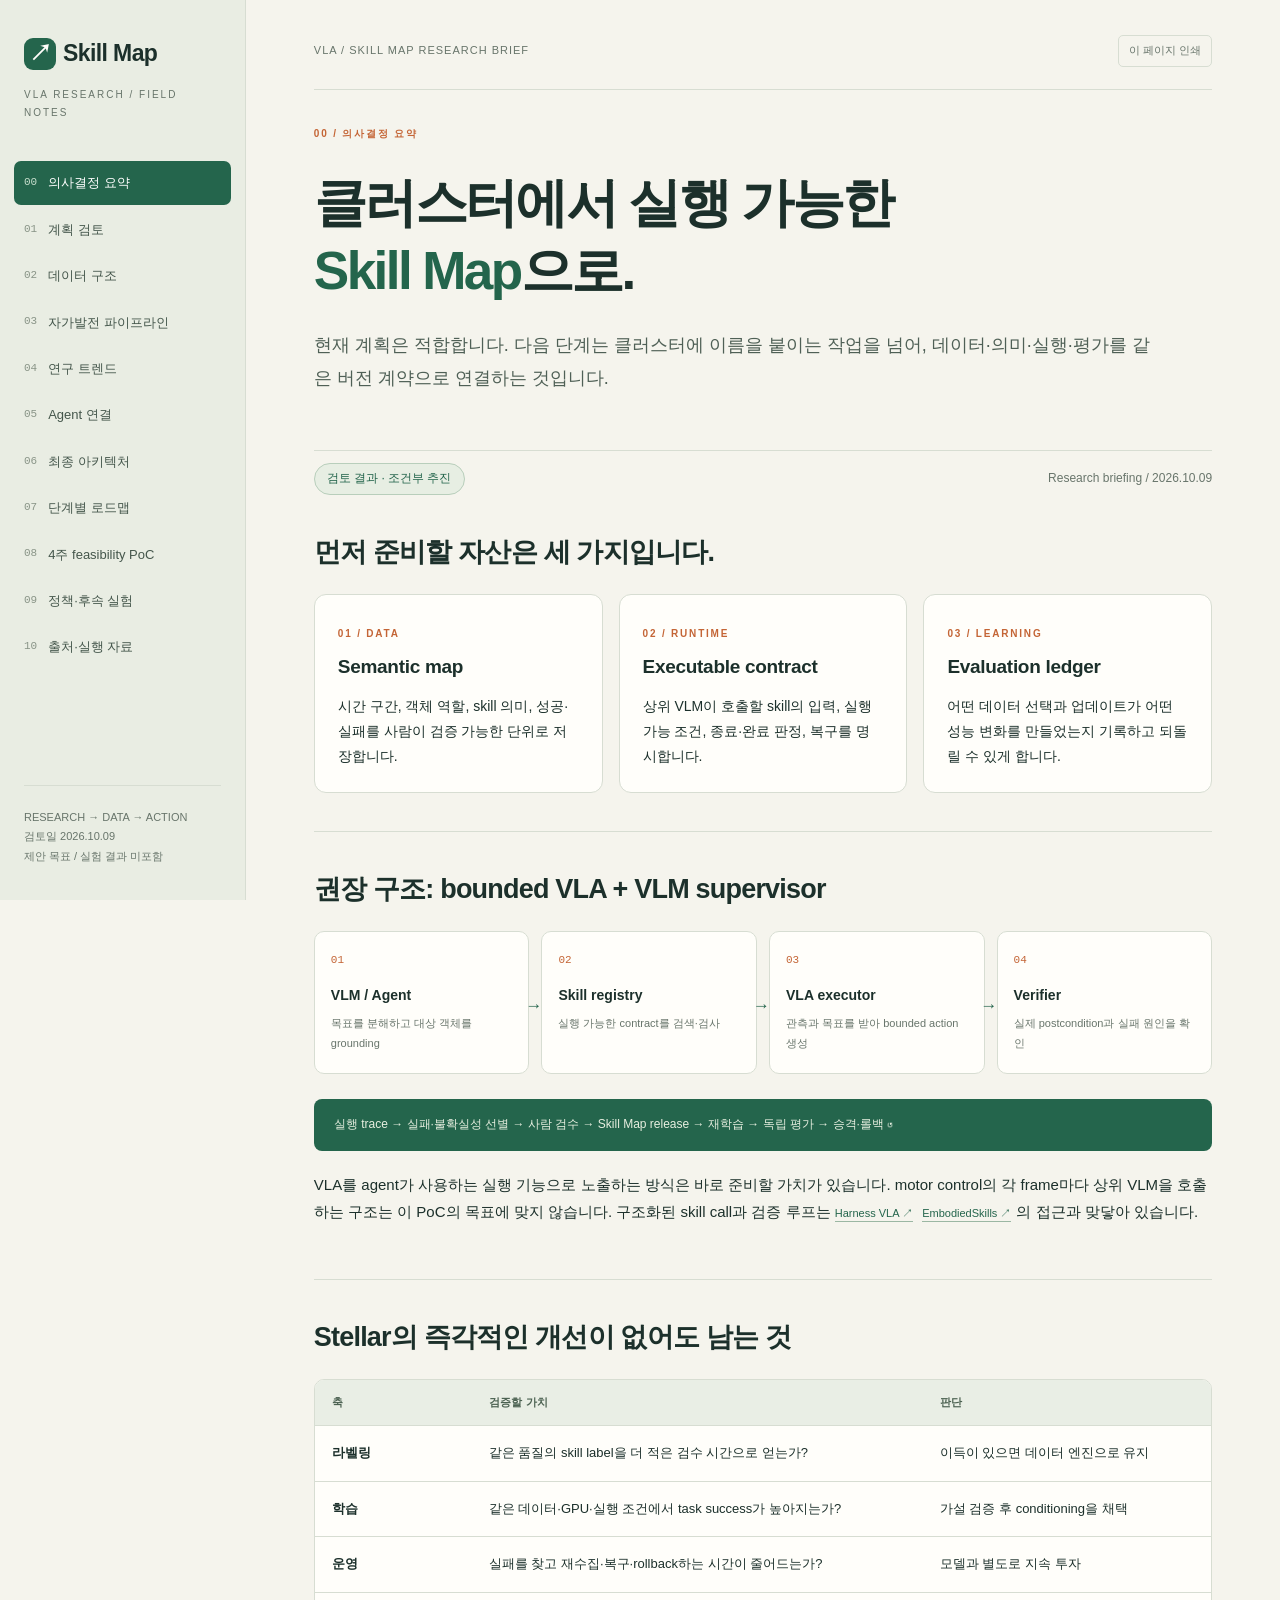
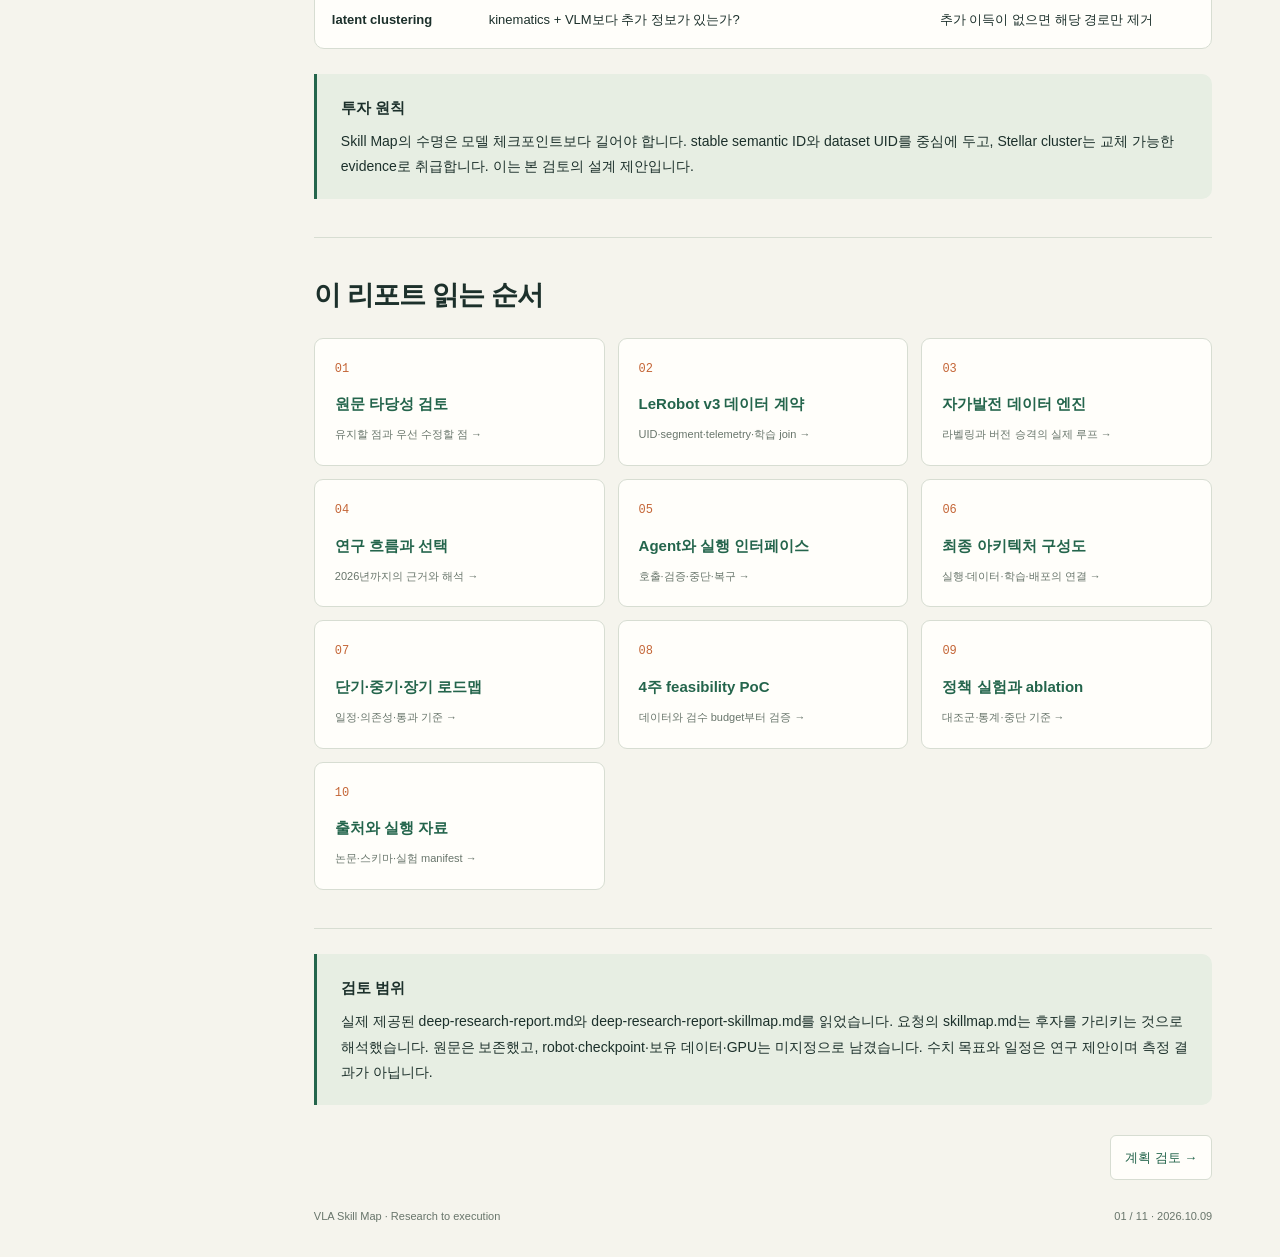
<file: docs/index.html>
<!doctype html>
<html lang="ko"><head><meta charset="utf-8"><meta name="viewport" content="width=device-width,initial-scale=1"><meta name="description" content="VLA Skill Map 연구 계획 검토: LeRobot v3, semi-supervised labeling, 데이터 엔진, Agent 연결과 PoC"><title>의사결정 요약 · VLA Skill Map</title><link rel="stylesheet" href="assets/style.css"><link rel="icon" href="assets/favicon.svg" type="image/svg+xml"><script src="assets/app.js" defer></script></head>
<body><a class="skip" href="#main">본문으로 이동</a><div class="mobile-header"><a href="index.html">VLA / Skill Map</a><button id="menu-toggle" aria-expanded="false" aria-controls="sidebar">목차</button></div>
<div class="shell"><aside class="sidebar" id="sidebar"><a class="brand" href="index.html"><span class="brand-mark">↗</span>Skill Map</a><div class="brand-sub">VLA RESEARCH / FIELD NOTES</div><nav class="nav" aria-label="리포트 주제"><a href="index.html" aria-current="page"><span>00</span>의사결정 요약</a><a href="review.html"><span>01</span>계획 검토</a><a href="schema.html"><span>02</span>데이터 구조</a><a href="pipeline.html"><span>03</span>자가발전 파이프라인</a><a href="trends.html"><span>04</span>연구 트렌드</a><a href="runtime.html"><span>05</span>Agent 연결</a><a href="architecture.html"><span>06</span>최종 아키텍처</a><a href="roadmap.html"><span>07</span>단계별 로드맵</a><a href="poc.html"><span>08</span>4주 feasibility PoC</a><a href="experiments.html"><span>09</span>정책·후속 실험</a><a href="sources.html"><span>10</span>출처·실행 자료</a></nav><div class="sidebar-footer">RESEARCH → DATA → ACTION<br>검토일 2026.10.09<br>제안 목표 / 실험 결과 미포함</div></aside>
<main class="main" id="main"><div class="topbar"><span>VLA / SKILL MAP RESEARCH BRIEF</span><button id="print-button" type="button">이 페이지 인쇄</button></div><header class="hero"><span class="eyebrow">00 / 의사결정 요약</span><h1>클러스터에서 실행 가능한<br><em>Skill Map</em>으로.</h1><p class="lead">현재 계획은 적합합니다. 다음 단계는 클러스터에 이름을 붙이는 작업을 넘어, 데이터·의미·실행·평가를 같은 버전 계약으로 연결하는 것입니다.</p></header><div class="hero-bottom"><span class="pill">검토 결과 · 조건부 추진</span><span class="muted">Research briefing / 2026.10.09</span></div><section class="section"><h2>먼저 준비할 자산은 세 가지입니다.</h2><div class="grid three"><article class="card"><span class="eyebrow">01 / DATA</span><h3>Semantic map</h3><p>시간 구간, 객체 역할, skill 의미, 성공·실패를 사람이 검증 가능한 단위로 저장합니다.</p></article><article class="card"><span class="eyebrow">02 / RUNTIME</span><h3>Executable contract</h3><p>상위 VLM이 호출할 skill의 입력, 실행 가능 조건, 종료·완료 판정, 복구를 명시합니다.</p></article><article class="card"><span class="eyebrow">03 / LEARNING</span><h3>Evaluation ledger</h3><p>어떤 데이터 선택과 업데이트가 어떤 성능 변화를 만들었는지 기록하고 되돌릴 수 있게 합니다.</p></article></div></section><section class="section"><h2>권장 구조: bounded VLA + VLM supervisor</h2><div class="flow"><div class="flow-node"><span>01</span><strong>VLM / Agent</strong><small>목표를 분해하고 대상 객체를 grounding</small></div><div class="flow-node"><span>02</span><strong>Skill registry</strong><small>실행 가능한 contract를 검색·검사</small></div><div class="flow-node"><span>03</span><strong>VLA executor</strong><small>관측과 목표를 받아 bounded action 생성</small></div><div class="flow-node"><span>04</span><strong>Verifier</strong><small>실제 postcondition과 실패 원인을 확인</small></div></div><div class="loop-strip">실행 trace → 실패·불확실성 선별 → 사람 검수 → Skill Map release → 재학습 → 독립 평가 → 승격·롤백 ↺</div><p>VLA를 agent가 사용하는 실행 기능으로 노출하는 방식은 바로 준비할 가치가 있습니다. motor control의 각 frame마다 상위 VLM을 호출하는 구조는 이 PoC의 목표에 맞지 않습니다. 구조화된 skill call과 검증 루프는 <a class="cite" href="https://arxiv.org/abs/2607.08448" target="_blank" rel="noopener">Harness VLA ↗</a> <a class="cite" href="https://arxiv.org/abs/2609.01281" target="_blank" rel="noopener">EmbodiedSkills ↗</a>의 접근과 맞닿아 있습니다.</p></section><section class="section"><h2>Stellar의 즉각적인 개선이 없어도 남는 것</h2><div class="table-wrap"><table><thead><tr><th>축</th><th>검증할 가치</th><th>판단</th></tr></thead><tbody><tr><td>라벨링</td><td>같은 품질의 skill label을 더 적은 검수 시간으로 얻는가?</td><td>이득이 있으면 데이터 엔진으로 유지</td></tr><tr><td>학습</td><td>같은 데이터·GPU·실행 조건에서 task success가 높아지는가?</td><td>가설 검증 후 conditioning을 채택</td></tr><tr><td>운영</td><td>실패를 찾고 재수집·복구·rollback하는 시간이 줄어드는가?</td><td>모델과 별도로 지속 투자</td></tr><tr><td>latent clustering</td><td>kinematics + VLM보다 추가 정보가 있는가?</td><td>추가 이득이 없으면 해당 경로만 제거</td></tr></tbody></table></div><aside class="note "><strong>투자 원칙</strong><p>Skill Map의 수명은 모델 체크포인트보다 길어야 합니다. stable semantic ID와 dataset UID를 중심에 두고, Stellar cluster는 교체 가능한 evidence로 취급합니다. 이는 본 검토의 설계 제안입니다.</p></aside></section><section class="section"><h2>이 리포트 읽는 순서</h2><div class="link-grid"><a href="review.html"><span>01</span><strong>원문 타당성 검토</strong><small>유지할 점과 우선 수정할 점 →</small></a><a href="schema.html"><span>02</span><strong>LeRobot v3 데이터 계약</strong><small>UID·segment·telemetry·학습 join →</small></a><a href="pipeline.html"><span>03</span><strong>자가발전 데이터 엔진</strong><small>라벨링과 버전 승격의 실제 루프 →</small></a><a href="trends.html"><span>04</span><strong>연구 흐름과 선택</strong><small>2026년까지의 근거와 해석 →</small></a><a href="runtime.html"><span>05</span><strong>Agent와 실행 인터페이스</strong><small>호출·검증·중단·복구 →</small></a><a href="architecture.html"><span>06</span><strong>최종 아키텍처 구성도</strong><small>실행·데이터·학습·배포의 연결 →</small></a><a href="roadmap.html"><span>07</span><strong>단기·중기·장기 로드맵</strong><small>일정·의존성·통과 기준 →</small></a><a href="poc.html"><span>08</span><strong>4주 feasibility PoC</strong><small>데이터와 검수 budget부터 검증 →</small></a><a href="experiments.html"><span>09</span><strong>정책 실험과 ablation</strong><small>대조군·통계·중단 기준 →</small></a><a href="sources.html"><span>10</span><strong>출처와 실행 자료</strong><small>논문·스키마·실험 manifest →</small></a></div></section><aside class="note "><strong>검토 범위</strong><p>실제 제공된 deep-research-report.md와 deep-research-report-skillmap.md를 읽었습니다. 요청의 skillmap.md는 후자를 가리키는 것으로 해석했습니다. 원문은 보존했고, robot·checkpoint·보유 데이터·GPU는 미지정으로 남겼습니다. 수치 목표와 일정은 연구 제안이며 측정 결과가 아닙니다.</p></aside><nav class="pager" aria-label="이전과 다음 주제"><span></span><a href="review.html">계획 검토 →</a></nav><footer class="footer"><span>VLA Skill Map · Research to execution</span><span>01 / 11 · 2026.10.09</span></footer></main></div></body></html>
</file>
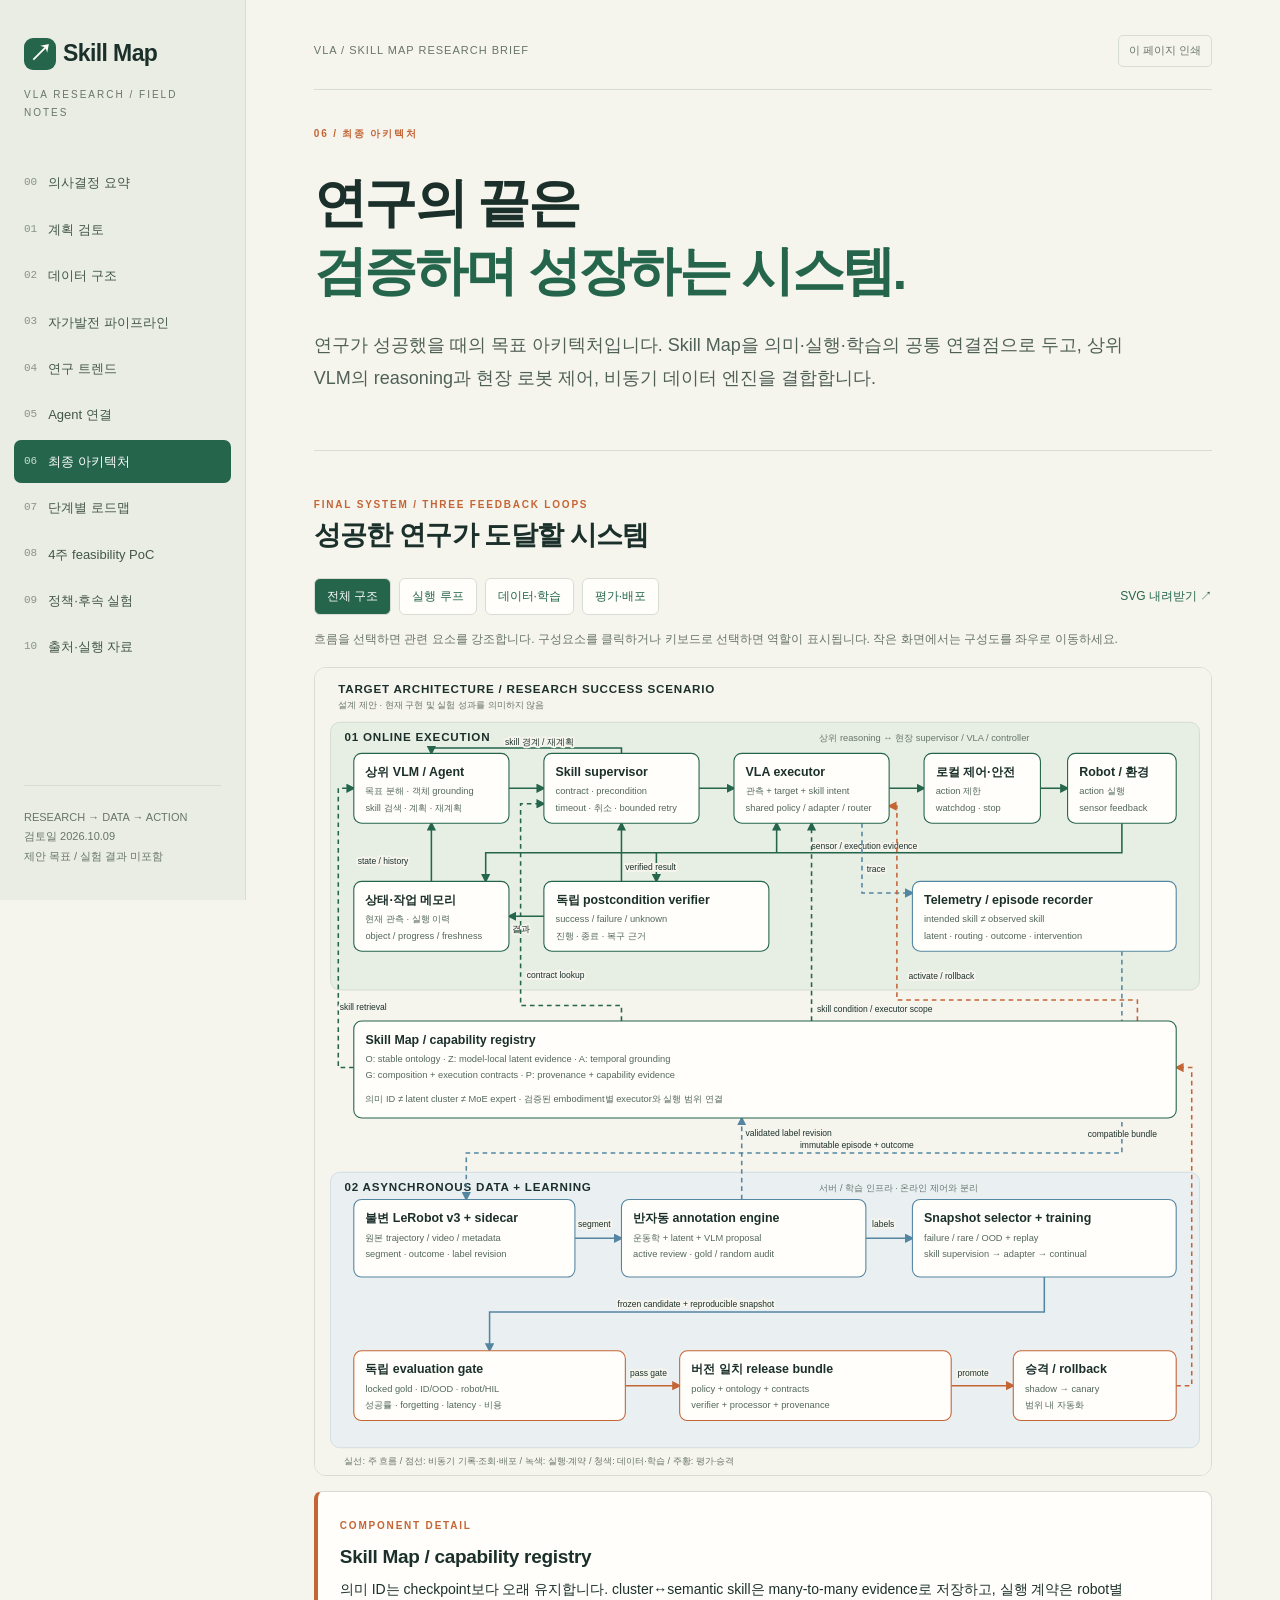
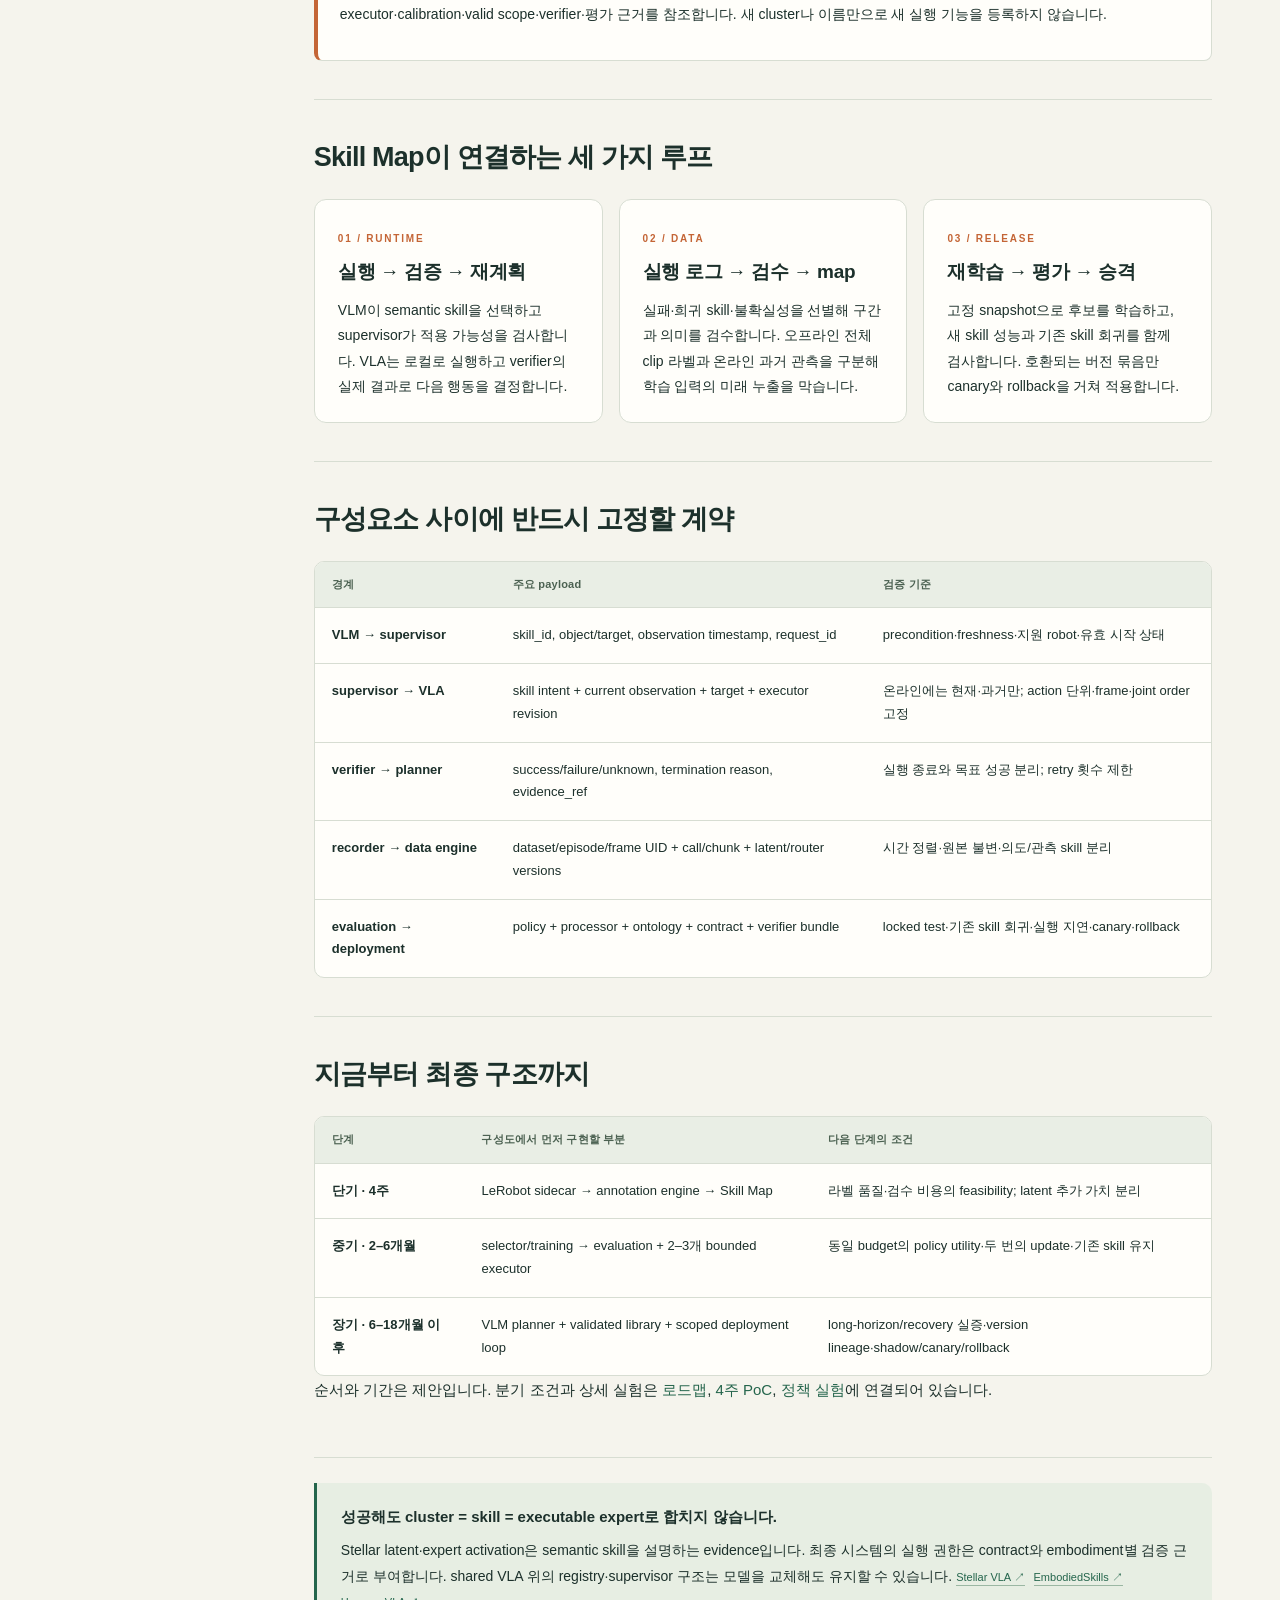
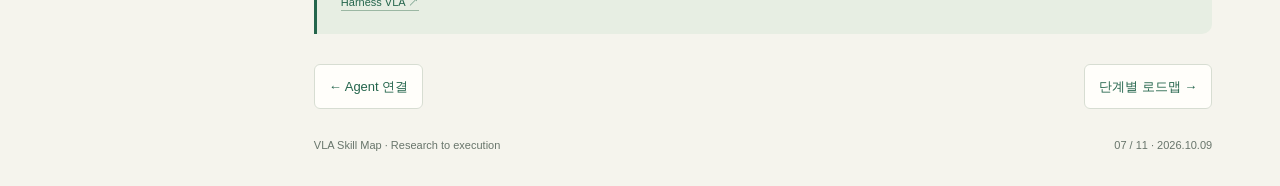
<file: docs/architecture.html>
<!doctype html>
<html lang="ko"><head><meta charset="utf-8"><meta name="viewport" content="width=device-width,initial-scale=1"><meta name="description" content="VLA Skill Map 연구 계획 검토: LeRobot v3, semi-supervised labeling, 데이터 엔진, Agent 연결과 PoC"><title>최종 아키텍처 · VLA Skill Map</title><link rel="stylesheet" href="assets/style.css"><link rel="icon" href="assets/favicon.svg" type="image/svg+xml"><script src="assets/app.js" defer></script></head>
<body><a class="skip" href="#main">본문으로 이동</a><div class="mobile-header"><a href="index.html">VLA / Skill Map</a><button id="menu-toggle" aria-expanded="false" aria-controls="sidebar">목차</button></div>
<div class="shell"><aside class="sidebar" id="sidebar"><a class="brand" href="index.html"><span class="brand-mark">↗</span>Skill Map</a><div class="brand-sub">VLA RESEARCH / FIELD NOTES</div><nav class="nav" aria-label="리포트 주제"><a href="index.html"><span>00</span>의사결정 요약</a><a href="review.html"><span>01</span>계획 검토</a><a href="schema.html"><span>02</span>데이터 구조</a><a href="pipeline.html"><span>03</span>자가발전 파이프라인</a><a href="trends.html"><span>04</span>연구 트렌드</a><a href="runtime.html"><span>05</span>Agent 연결</a><a href="architecture.html" aria-current="page"><span>06</span>최종 아키텍처</a><a href="roadmap.html"><span>07</span>단계별 로드맵</a><a href="poc.html"><span>08</span>4주 feasibility PoC</a><a href="experiments.html"><span>09</span>정책·후속 실험</a><a href="sources.html"><span>10</span>출처·실행 자료</a></nav><div class="sidebar-footer">RESEARCH → DATA → ACTION<br>검토일 2026.10.09<br>제안 목표 / 실험 결과 미포함</div></aside>
<main class="main" id="main"><div class="topbar"><span>VLA / SKILL MAP RESEARCH BRIEF</span><button id="print-button" type="button">이 페이지 인쇄</button></div><header class="hero"><span class="eyebrow">06 / 최종 아키텍처</span><h1>연구의 끝은<br><em>검증하며 성장하는 시스템.</em></h1><p class="lead">연구가 성공했을 때의 목표 아키텍처입니다. Skill Map을 의미·실행·학습의 공통 연결점으로 두고, 상위 VLM의 reasoning과 현장 로봇 제어, 비동기 데이터 엔진을 결합합니다.</p></header><section class="section"><span class="eyebrow">FINAL SYSTEM / THREE FEEDBACK LOOPS</span><h2>성공한 연구가 도달할 시스템</h2><div class="architecture-tools" role="group" aria-label="아키텍처 흐름 강조"><button type="button" data-focus="all" aria-pressed="true">전체 구조</button><button type="button" data-focus="runtime" aria-pressed="false">실행 루프</button><button type="button" data-focus="data" aria-pressed="false">데이터·학습</button><button type="button" data-focus="release" aria-pressed="false">평가·배포</button><a href="downloads/final-architecture.svg" download>SVG 내려받기 ↗</a></div><p class="muted">흐름을 선택하면 관련 요소를 강조합니다. 구성요소를 클릭하거나 키보드로 선택하면 역할이 표시됩니다. 작은 화면에서는 구성도를 좌우로 이동하세요.</p><div class="architecture-viewport" tabindex="0" aria-label="최종 아키텍처 구성도, 좌우 스크롤 가능"><svg xmlns="http://www.w3.org/2000/svg" viewBox="0 0 1160 1040" class="architecture-svg" role="img" aria-labelledby="arch-title arch-desc">
<title id="arch-title">연구 성공 후의 VLA Skill Map 최종 아키텍처 제안</title>
<desc id="arch-desc">상위 VLM에서 supervisor, VLA, 로컬 controller와 로봇으로 이어지는 실행 루프. 중앙 Skill Map은 의미, 시간 구간, 실행 계약과 검증 근거를 연결한다. 실행 로그는 불변 LeRobot v3와 sidecar, 반자동 라벨링, 재학습, 독립 평가를 거쳐 버전 묶음으로 배포된다.</desc>
<defs><marker id="arrow-runtime" viewBox="0 0 10 10" refX="8" refY="5" markerWidth="6" markerHeight="6" orient="auto-start-reverse"><path d="M0 0L10 5L0 10Z" fill="#24654c"/></marker><marker id="arrow-data" viewBox="0 0 10 10" refX="8" refY="5" markerWidth="6" markerHeight="6" orient="auto-start-reverse"><path d="M0 0L10 5L0 10Z" fill="#5486a2"/></marker><marker id="arrow-release" viewBox="0 0 10 10" refX="8" refY="5" markerWidth="6" markerHeight="6" orient="auto-start-reverse"><path d="M0 0L10 5L0 10Z" fill="#c46536"/></marker><marker id="arrow-bridge" viewBox="0 0 10 10" refX="8" refY="5" markerWidth="6" markerHeight="6" orient="auto-start-reverse"><path d="M0 0L10 5L0 10Z" fill="#24654c"/></marker></defs><style>
text{font-family:"Malgun Gothic","Apple SD Gothic Neo",sans-serif;fill:#1c302b} .zone{font-size:15px;font-weight:700;letter-spacing:1px}.zone-sub{font-size:12px;fill:#68756b}.node-title{font-size:16px;font-weight:700}.node-sub{font-size:12px;fill:#53675d}.edge-label{font-size:11px;paint-order:stroke;stroke:#f5f4ed;stroke-width:5px;stroke-linejoin:round}.arch-node{cursor:pointer}.arch-node:focus{outline:none}.arch-node:focus rect,.arch-node.selected rect{stroke-width:3;stroke:#c46536}.arch-part{transition:opacity .18s}.arch-part.dimmed{opacity:.15}
</style><rect width="1160" height="1040" rx="14" fill="#f5f4ed"/>
<text x="30" y="32" class="zone">TARGET ARCHITECTURE / RESEARCH SUCCESS SCENARIO</text><text x="30" y="52" class="zone-sub">설계 제안 · 현재 구현 및 실험 성과를 의미하지 않음</text>
<rect x="20" y="70" width="1120" height="345" rx="12" fill="#e7eee3" stroke="#ccd8c7"/>
<text x="38" y="94" class="zone">01  ONLINE EXECUTION</text><text x="650" y="94" class="zone-sub">상위 reasoning ↔ 현장 supervisor / VLA / controller</text>
<rect x="20" y="650" width="1120" height="355" rx="12" fill="#eaf0f2" stroke="#cad9df"/>
<text x="38" y="674" class="zone">02  ASYNCHRONOUS DATA + LEARNING</text><text x="650" y="674" class="zone-sub">서버 / 학습 인프라 · 온라인 제어와 분리</text><g class="arch-part" data-loop="runtime"><path d="M250 155H295" fill="none" stroke="#24654c" stroke-width="2" marker-end="url(#arrow-runtime)"/></g><g class="arch-part" data-loop="runtime"><path d="M495 155H540" fill="none" stroke="#24654c" stroke-width="2" marker-end="url(#arrow-runtime)"/></g><g class="arch-part" data-loop="runtime"><path d="M740 155H785" fill="none" stroke="#24654c" stroke-width="2" marker-end="url(#arrow-runtime)"/></g><g class="arch-part" data-loop="runtime"><path d="M935 155H970" fill="none" stroke="#24654c" stroke-width="2" marker-end="url(#arrow-runtime)"/></g><g class="arch-part" data-loop="runtime"><path d="M1040 200V238H440V275" fill="none" stroke="#24654c" stroke-width="2" marker-end="url(#arrow-runtime)"/><text x="640" y="233" class="edge-label">sensor / execution evidence</text></g><g class="arch-part" data-loop="runtime"><path d="M595 238V200" fill="none" stroke="#24654c" stroke-width="2" marker-end="url(#arrow-runtime)"/></g><g class="arch-part" data-loop="runtime"><path d="M440 238H220V275" fill="none" stroke="#24654c" stroke-width="2" marker-end="url(#arrow-runtime)"/></g><g class="arch-part" data-loop="runtime"><path d="M395 275V200" fill="none" stroke="#24654c" stroke-width="2" marker-end="url(#arrow-runtime)"/><text x="400" y="260" class="edge-label">verified result</text></g><g class="arch-part" data-loop="runtime"><path d="M150 275V200" fill="none" stroke="#24654c" stroke-width="2" marker-end="url(#arrow-runtime)"/><text x="55" y="252" class="edge-label">state / history</text></g><g class="arch-part" data-loop="runtime"><path d="M295 320H250" fill="none" stroke="#24654c" stroke-width="2" marker-end="url(#arrow-runtime)"/><text x="254" y="340" class="edge-label">결과</text></g><g class="arch-part" data-loop="runtime"><path d="M395 110V103H150V110" fill="none" stroke="#24654c" stroke-width="2" marker-end="url(#arrow-runtime)"/><text x="245" y="99" class="edge-label">skill 경계 / 재계획</text></g><g class="arch-part" data-loop="data"><path d="M705 200V290H770" fill="none" stroke="#5486a2" stroke-width="2" marker-end="url(#arrow-data)" stroke-dasharray="6 5"/><text x="711" y="263" class="edge-label">trace</text></g><g class="arch-part" data-loop="data"><path d="M1040 365V625H195V685" fill="none" stroke="#5486a2" stroke-width="2" marker-end="url(#arrow-data)" stroke-dasharray="6 5"/><text x="625" y="619" class="edge-label">immutable episode + outcome</text></g><g class="arch-part" data-loop="bridge"><path d="M50 515H30V155H50" fill="none" stroke="#24654c" stroke-width="2" marker-end="url(#arrow-bridge)" stroke-dasharray="6 5"/><text x="32" y="441" class="edge-label">skill retrieval</text></g><g class="arch-part" data-loop="bridge"><path d="M395 455V435H265V175H295" fill="none" stroke="#24654c" stroke-width="2" marker-end="url(#arrow-bridge)" stroke-dasharray="6 5"/><text x="273" y="399" class="edge-label">contract lookup</text></g><g class="arch-part" data-loop="bridge"><path d="M640 455V200" fill="none" stroke="#24654c" stroke-width="2" marker-end="url(#arrow-bridge)" stroke-dasharray="6 5"/><text x="647" y="443" class="edge-label">skill condition / executor scope</text></g><g class="arch-part" data-loop="data"><path d="M335 735H395" fill="none" stroke="#5486a2" stroke-width="2" marker-end="url(#arrow-data)"/><text x="339" y="720" class="edge-label">segment</text></g><g class="arch-part" data-loop="data"><path d="M710 735H770" fill="none" stroke="#5486a2" stroke-width="2" marker-end="url(#arrow-data)"/><text x="718" y="720" class="edge-label">labels</text></g><g class="arch-part" data-loop="data"><path d="M550 685V580" fill="none" stroke="#5486a2" stroke-width="2" marker-end="url(#arrow-data)" stroke-dasharray="6 5"/><text x="555" y="603" class="edge-label">validated label revision</text></g><g class="arch-part" data-loop="data"><path d="M940 785V830H225V880" fill="none" stroke="#5486a2" stroke-width="2" marker-end="url(#arrow-data)"/><text x="390" y="824" class="edge-label">frozen candidate + reproducible snapshot</text></g><g class="arch-part" data-loop="release"><path d="M400 925H470" fill="none" stroke="#c46536" stroke-width="2" marker-end="url(#arrow-release)"/><text x="406" y="913" class="edge-label">pass gate</text></g><g class="arch-part" data-loop="release"><path d="M820 925H900" fill="none" stroke="#c46536" stroke-width="2" marker-end="url(#arrow-release)"/><text x="828" y="913" class="edge-label">promote</text></g><g class="arch-part" data-loop="release"><path d="M1110 925H1130V515H1110" fill="none" stroke="#c46536" stroke-width="2" marker-end="url(#arrow-release)" stroke-dasharray="6 5"/><text x="996" y="604" class="edge-label">compatible bundle</text></g><g class="arch-part" data-loop="release"><path d="M1060 455V428H750V178H740" fill="none" stroke="#c46536" stroke-width="2" marker-end="url(#arrow-release)" stroke-dasharray="6 5"/><text x="765" y="401" class="edge-label">activate / rollback</text></g><g class="arch-node arch-part" data-loop="runtime" data-node="planner" tabindex="0" role="button" aria-label="상위 VLM / Agent 설명 보기"><title>현재 관측과 실행 이력으로 다음 skill을 선택합니다. skill 경계·예외·목표 변경 때 reasoning을 호출하며, motor frame마다 VLM을 호출하지 않습니다.</title><rect x="50" y="110" width="200" height="90" rx="10" fill="#fffefa" stroke="#24654c" stroke-width="1.4"/><text x="65" y="139" class="node-title">상위 VLM / Agent</text><text x="65" y="163" class="node-sub">목표 분해 · 객체 grounding</text><text x="65" y="184" class="node-sub">skill 검색 · 계획 · 재계획</text></g><g class="arch-node arch-part" data-loop="runtime" data-node="supervisor" tabindex="0" role="button" aria-label="Skill supervisor 설명 보기"><title>skill_id와 arguments를 실행 계약에 대조합니다. 현재 상태·관측 freshness·robot/calibration/action schema·검증된 시작 범위를 확인한 뒤 실행을 허용합니다.</title><rect x="295" y="110" width="200" height="90" rx="10" fill="#fffefa" stroke="#24654c" stroke-width="1.4"/><text x="310" y="139" class="node-title">Skill supervisor</text><text x="310" y="163" class="node-sub">contract · precondition</text><text x="310" y="184" class="node-sub">timeout · 취소 · bounded retry</text></g><g class="arch-node arch-part" data-loop="runtime" data-node="executor" tabindex="0" role="button" aria-label="VLA executor 설명 보기"><title>단일 공유 VLA를 기본으로 하고, 검증된 경우 skill head·adapter·router를 붙입니다. 의도한 skill과 실제 관측된 skill을 별도로 기록합니다. cluster 하나를 독립 실행 함수로 간주하지 않습니다.</title><rect x="540" y="110" width="200" height="90" rx="10" fill="#fffefa" stroke="#24654c" stroke-width="1.4"/><text x="555" y="139" class="node-title">VLA executor</text><text x="555" y="163" class="node-sub">관측 + target + skill intent</text><text x="555" y="184" class="node-sub">shared policy / adapter / router</text></g><g class="arch-node arch-part" data-loop="runtime" data-node="safety" tabindex="0" role="button" aria-label="로컬 제어·안전 설명 보기"><title>플랫폼의 로컬 controller가 action 단위·workspace·충돌·stale command를 검사합니다. stop/cancel 경로는 상위 VLM 응답과 독립적으로 동작해야 합니다.</title><rect x="785" y="110" width="150" height="90" rx="10" fill="#fffefa" stroke="#24654c" stroke-width="1.4"/><text x="800" y="139" class="node-title">로컬 제어·안전</text><text x="800" y="163" class="node-sub">action 제한</text><text x="800" y="184" class="node-sub">watchdog · stop</text></g><g class="arch-node arch-part" data-loop="runtime" data-node="robot" tabindex="0" role="button" aria-label="Robot / 환경 설명 보기"><title>실제 embodiment별 실행 계층입니다. 센서 관측은 VLA·상태 추정·verifier로 전달되며, planner에는 필요한 요약과 관측을 제공합니다.</title><rect x="970" y="110" width="140" height="90" rx="10" fill="#fffefa" stroke="#24654c" stroke-width="1.4"/><text x="985" y="139" class="node-title">Robot / 환경</text><text x="985" y="163" class="node-sub">action 실행</text><text x="985" y="184" class="node-sub">sensor feedback</text></g><g class="arch-node arch-part" data-loop="runtime" data-node="state" tabindex="0" role="button" aria-label="상태·작업 메모리 설명 보기"><title>센서와 실행 결과를 시간 기준으로 정렬합니다. 온라인 입력은 현재와 과거만 사용합니다. 오프라인 라벨러의 전체 clip·미래 outcome을 온라인 입력으로 전달하지 않습니다.</title><rect x="50" y="275" width="200" height="90" rx="10" fill="#fffefa" stroke="#24654c" stroke-width="1.4"/><text x="65" y="304" class="node-title">상태·작업 메모리</text><text x="65" y="328" class="node-sub">현재 관측 · 실행 이력</text><text x="65" y="349" class="node-sub">object / progress / freshness</text></g><g class="arch-node arch-part" data-loop="runtime" data-node="verifier" tabindex="0" role="button" aria-label="독립 postcondition verifier 설명 보기"><title>gripper close와 같은 실행 이벤트 대신 실제 postcondition을 판정합니다. failure는 제한된 복구 또는 재계획으로, unknown은 재관측·재검증 또는 controlled stop으로 연결합니다.</title><rect x="295" y="275" width="290" height="90" rx="10" fill="#fffefa" stroke="#24654c" stroke-width="1.4"/><text x="310" y="304" class="node-title">독립 postcondition verifier</text><text x="310" y="328" class="node-sub">success / failure / unknown</text><text x="310" y="349" class="node-sub">진행 · 종료 · 복구 근거</text></g><g class="arch-node arch-part" data-loop="data" data-node="recorder" tabindex="0" role="button" aria-label="Telemetry / episode recorder 설명 보기"><title>episode/frame UID와 inference call/action chunk를 연결합니다. checkpoint·hook·cluster space·router module·denoise step·verifier 버전을 함께 기록해 학습과 분석의 join을 재현합니다.</title><rect x="770" y="275" width="340" height="90" rx="10" fill="#fffefa" stroke="#5486a2" stroke-width="1.4"/><text x="785" y="304" class="node-title">Telemetry / episode recorder</text><text x="785" y="328" class="node-sub">intended skill ≠ observed skill</text><text x="785" y="349" class="node-sub">latent · routing · outcome · intervention</text></g><g class="arch-node arch-part" data-loop="bridge" data-node="registry" tabindex="0" role="button" aria-label="Skill Map / capability registry 설명 보기"><title>의미 ID는 checkpoint보다 오래 유지합니다. cluster↔semantic skill은 many-to-many evidence로 저장하고, 실행 계약은 robot별 executor·calibration·valid scope·verifier·평가 근거를 참조합니다. 새 cluster나 이름만으로 새 실행 기능을 등록하지 않습니다.</title><rect x="50" y="455" width="1060" height="125" rx="10" fill="#fffefa" stroke="#24654c" stroke-width="1.4"/><text x="65" y="484" class="node-title">Skill Map / capability registry</text><text x="65" y="508" class="node-sub">O: stable ontology  ·  Z: model-local latent evidence  ·  A: temporal grounding</text><text x="65" y="529" class="node-sub">G: composition + execution contracts  ·  P: provenance + capability evidence</text></g><text x="65" y="560" class="node-sub arch-part" data-loop="bridge">의미 ID ≠ latent cluster ≠ MoE expert · 검증된 embodiment별 executor와 실행 범위 연결</text><g class="arch-node arch-part" data-loop="data" data-node="dataset" tabindex="0" role="button" aria-label="불변 LeRobot v3 + sidecar 설명 보기"><title>원본 데이터는 보존하고 dataset/episode/frame UID로 sidecar를 연결합니다. split·label release·ontology revision·selection manifest를 고정해 같은 학습 snapshot을 재구성할 수 있게 합니다.</title><rect x="50" y="685" width="285" height="100" rx="10" fill="#fffefa" stroke="#5486a2" stroke-width="1.4"/><text x="65" y="714" class="node-title">불변 LeRobot v3 + sidecar</text><text x="65" y="738" class="node-sub">원본 trajectory / video / metadata</text><text x="65" y="759" class="node-sub">segment · outcome · label revision</text></g><g class="arch-node arch-part" data-loop="data" data-node="labeler" tabindex="0" role="button" aria-label="반자동 annotation engine 설명 보기"><title>오프라인에서는 전체 clip을 사용하되 evidence scope를 명시합니다. 고정 teacher와 class별 calibration, 사람 검수, unknown 및 random audit로 선택 편향과 오류 누적을 측정합니다.</title><rect x="395" y="685" width="315" height="100" rx="10" fill="#fffefa" stroke="#5486a2" stroke-width="1.4"/><text x="410" y="714" class="node-title">반자동 annotation engine</text><text x="410" y="738" class="node-sub">운동학 + latent + VLM proposal</text><text x="410" y="759" class="node-sub">active review · gold / random audit</text></g><g class="arch-node arch-part" data-loop="data" data-node="training" tabindex="0" role="button" aria-label="Snapshot selector + training 설명 보기"><title>검수된 데이터와 가중 pseudo-label을 선택하고 unknown semantic loss를 mask합니다. 실패 action을 그대로 성공 demonstration으로 BC하지 않습니다. Stellar router는 추가 가치가 검증됐을 때 채택합니다.</title><rect x="770" y="685" width="340" height="100" rx="10" fill="#fffefa" stroke="#5486a2" stroke-width="1.4"/><text x="785" y="714" class="node-title">Snapshot selector + training</text><text x="785" y="738" class="node-sub">failure / rare / OOD + replay</text><text x="785" y="759" class="node-sub">skill supervision → adapter → continual</text></g><g class="arch-node arch-part" data-loop="release" data-node="evaluation" tabindex="0" role="button" aria-label="독립 evaluation gate 설명 보기"><title>학습 후보를 고정 gold와 독립 rollout으로 평가합니다. 기존 skill 회귀·unknown 처리·오호출·실행 지연·검수 효율을 함께 확인합니다. 새 skill 범위와 새 embodiment는 별도 실행 검증이 필요합니다.</title><rect x="50" y="880" width="350" height="90" rx="10" fill="#fffefa" stroke="#c46536" stroke-width="1.4"/><text x="65" y="909" class="node-title">독립 evaluation gate</text><text x="65" y="933" class="node-sub">locked gold · ID/OOD · robot/HIL</text><text x="65" y="954" class="node-sub">성공률 · forgetting · latency · 비용</text></g><g class="arch-node arch-part" data-loop="release" data-node="release" tabindex="0" role="button" aria-label="버전 일치 release bundle 설명 보기"><title>모델·입출력 processor·ontology·contract·verifier·robot config·평가 결과를 하나의 immutable release로 묶습니다. 호환성이 검증된 bundle만 배포 후보가 됩니다.</title><rect x="470" y="880" width="350" height="90" rx="10" fill="#fffefa" stroke="#c46536" stroke-width="1.4"/><text x="485" y="909" class="node-title">버전 일치 release bundle</text><text x="485" y="933" class="node-sub">policy + ontology + contracts</text><text x="485" y="954" class="node-sub">verifier + processor + provenance</text></g><g class="arch-node arch-part" data-loop="release" data-node="deploy" tabindex="0" role="button" aria-label="승격 / rollback 설명 보기"><title>초기에는 사람이 승격합니다. 장기적으로는 이미 검증된 범위의 update만 제한적으로 자동 승격하고, 회귀 감지 시 이전 bundle로 되돌립니다. 새 기능의 실행 권한은 별도 gate를 거칩니다.</title><rect x="900" y="880" width="210" height="90" rx="10" fill="#fffefa" stroke="#c46536" stroke-width="1.4"/><text x="915" y="909" class="node-title">승격 / rollback</text><text x="915" y="933" class="node-sub">shadow → canary</text><text x="915" y="954" class="node-sub">범위 내 자동화</text></g><text x="38" y="1026" class="zone-sub">실선: 주 흐름   /   점선: 비동기 기록·조회·배포   /   녹색: 실행·계약   /   청색: 데이터·학습   /   주황: 평가·승격</text></svg></div><div class="architecture-detail" aria-live="polite"><span class="eyebrow">COMPONENT DETAIL</span><h3 id="arch-detail-title">Skill Map / capability registry</h3><p id="arch-detail-body">의미 ID는 checkpoint보다 오래 유지합니다. cluster↔semantic skill은 many-to-many evidence로 저장하고, 실행 계약은 robot별 executor·calibration·valid scope·verifier·평가 근거를 참조합니다. 새 cluster나 이름만으로 새 실행 기능을 등록하지 않습니다.</p></div><script type="application/json" id="architecture-data">{"planner": {"title": "상위 VLM / Agent", "body": "현재 관측과 실행 이력으로 다음 skill을 선택합니다. skill 경계·예외·목표 변경 때 reasoning을 호출하며, motor frame마다 VLM을 호출하지 않습니다."}, "supervisor": {"title": "Skill supervisor", "body": "skill_id와 arguments를 실행 계약에 대조합니다. 현재 상태·관측 freshness·robot/calibration/action schema·검증된 시작 범위를 확인한 뒤 실행을 허용합니다."}, "executor": {"title": "VLA executor", "body": "단일 공유 VLA를 기본으로 하고, 검증된 경우 skill head·adapter·router를 붙입니다. 의도한 skill과 실제 관측된 skill을 별도로 기록합니다. cluster 하나를 독립 실행 함수로 간주하지 않습니다."}, "safety": {"title": "로컬 제어·안전", "body": "플랫폼의 로컬 controller가 action 단위·workspace·충돌·stale command를 검사합니다. stop/cancel 경로는 상위 VLM 응답과 독립적으로 동작해야 합니다."}, "robot": {"title": "Robot / 환경", "body": "실제 embodiment별 실행 계층입니다. 센서 관측은 VLA·상태 추정·verifier로 전달되며, planner에는 필요한 요약과 관측을 제공합니다."}, "state": {"title": "상태·작업 메모리", "body": "센서와 실행 결과를 시간 기준으로 정렬합니다. 온라인 입력은 현재와 과거만 사용합니다. 오프라인 라벨러의 전체 clip·미래 outcome을 온라인 입력으로 전달하지 않습니다."}, "verifier": {"title": "독립 postcondition verifier", "body": "gripper close와 같은 실행 이벤트 대신 실제 postcondition을 판정합니다. failure는 제한된 복구 또는 재계획으로, unknown은 재관측·재검증 또는 controlled stop으로 연결합니다."}, "recorder": {"title": "Telemetry / episode recorder", "body": "episode/frame UID와 inference call/action chunk를 연결합니다. checkpoint·hook·cluster space·router module·denoise step·verifier 버전을 함께 기록해 학습과 분석의 join을 재현합니다."}, "registry": {"title": "Skill Map / capability registry", "body": "의미 ID는 checkpoint보다 오래 유지합니다. cluster↔semantic skill은 many-to-many evidence로 저장하고, 실행 계약은 robot별 executor·calibration·valid scope·verifier·평가 근거를 참조합니다. 새 cluster나 이름만으로 새 실행 기능을 등록하지 않습니다."}, "dataset": {"title": "불변 LeRobot v3 + sidecar", "body": "원본 데이터는 보존하고 dataset/episode/frame UID로 sidecar를 연결합니다. split·label release·ontology revision·selection manifest를 고정해 같은 학습 snapshot을 재구성할 수 있게 합니다."}, "labeler": {"title": "반자동 annotation engine", "body": "오프라인에서는 전체 clip을 사용하되 evidence scope를 명시합니다. 고정 teacher와 class별 calibration, 사람 검수, unknown 및 random audit로 선택 편향과 오류 누적을 측정합니다."}, "training": {"title": "Snapshot selector + training", "body": "검수된 데이터와 가중 pseudo-label을 선택하고 unknown semantic loss를 mask합니다. 실패 action을 그대로 성공 demonstration으로 BC하지 않습니다. Stellar router는 추가 가치가 검증됐을 때 채택합니다."}, "evaluation": {"title": "독립 evaluation gate", "body": "학습 후보를 고정 gold와 독립 rollout으로 평가합니다. 기존 skill 회귀·unknown 처리·오호출·실행 지연·검수 효율을 함께 확인합니다. 새 skill 범위와 새 embodiment는 별도 실행 검증이 필요합니다."}, "release": {"title": "버전 일치 release bundle", "body": "모델·입출력 processor·ontology·contract·verifier·robot config·평가 결과를 하나의 immutable release로 묶습니다. 호환성이 검증된 bundle만 배포 후보가 됩니다."}, "deploy": {"title": "승격 / rollback", "body": "초기에는 사람이 승격합니다. 장기적으로는 이미 검증된 범위의 update만 제한적으로 자동 승격하고, 회귀 감지 시 이전 bundle로 되돌립니다. 새 기능의 실행 권한은 별도 gate를 거칩니다."}}</script></section><section class="section"><h2>Skill Map이 연결하는 세 가지 루프</h2><div class="grid three"><article class="card"><span class="eyebrow">01 / RUNTIME</span><h3>실행 → 검증 → 재계획</h3><p>VLM이 semantic skill을 선택하고 supervisor가 적용 가능성을 검사합니다. VLA는 로컬로 실행하고 verifier의 실제 결과로 다음 행동을 결정합니다.</p></article><article class="card"><span class="eyebrow">02 / DATA</span><h3>실행 로그 → 검수 → map</h3><p>실패·희귀 skill·불확실성을 선별해 구간과 의미를 검수합니다. 오프라인 전체 clip 라벨과 온라인 과거 관측을 구분해 학습 입력의 미래 누출을 막습니다.</p></article><article class="card"><span class="eyebrow">03 / RELEASE</span><h3>재학습 → 평가 → 승격</h3><p>고정 snapshot으로 후보를 학습하고, 새 skill 성능과 기존 skill 회귀를 함께 검사합니다. 호환되는 버전 묶음만 canary와 rollback을 거쳐 적용합니다.</p></article></div></section><section class="section"><h2>구성요소 사이에 반드시 고정할 계약</h2><div class="table-wrap"><table><thead><tr><th>경계</th><th>주요 payload</th><th>검증 기준</th></tr></thead><tbody><tr><td>VLM → supervisor</td><td>skill_id, object/target, observation timestamp, request_id</td><td>precondition·freshness·지원 robot·유효 시작 상태</td></tr><tr><td>supervisor → VLA</td><td>skill intent + current observation + target + executor revision</td><td>온라인에는 현재·과거만; action 단위·frame·joint order 고정</td></tr><tr><td>verifier → planner</td><td>success/failure/unknown, termination reason, evidence_ref</td><td>실행 종료와 목표 성공 분리; retry 횟수 제한</td></tr><tr><td>recorder → data engine</td><td>dataset/episode/frame UID + call/chunk + latent/router versions</td><td>시간 정렬·원본 불변·의도/관측 skill 분리</td></tr><tr><td>evaluation → deployment</td><td>policy + processor + ontology + contract + verifier bundle</td><td>locked test·기존 skill 회귀·실행 지연·canary·rollback</td></tr></tbody></table></div></section><section class="section"><h2>지금부터 최종 구조까지</h2><div class="table-wrap"><table><thead><tr><th>단계</th><th>구성도에서 먼저 구현할 부분</th><th>다음 단계의 조건</th></tr></thead><tbody><tr><td>단기 · 4주</td><td>LeRobot sidecar → annotation engine → Skill Map</td><td>라벨 품질·검수 비용의 feasibility; latent 추가 가치 분리</td></tr><tr><td>중기 · 2–6개월</td><td>selector/training → evaluation + 2–3개 bounded executor</td><td>동일 budget의 policy utility·두 번의 update·기존 skill 유지</td></tr><tr><td>장기 · 6–18개월 이후</td><td>VLM planner + validated library + scoped deployment loop</td><td>long-horizon/recovery 실증·version lineage·shadow/canary/rollback</td></tr></tbody></table></div><p>순서와 기간은 제안입니다. 분기 조건과 상세 실험은 <a href="roadmap.html">로드맵</a>, <a href="poc.html">4주 PoC</a>, <a href="experiments.html">정책 실험</a>에 연결되어 있습니다.</p></section><aside class="note "><strong>성공해도 cluster = skill = executable expert로 합치지 않습니다.</strong><p>Stellar latent·expert activation은 semantic skill을 설명하는 evidence입니다. 최종 시스템의 실행 권한은 contract와 embodiment별 검증 근거로 부여합니다. shared VLA 위의 registry·supervisor 구조는 모델을 교체해도 유지할 수 있습니다. <a class="cite" href="https://arxiv.org/html/2511.18085v4" target="_blank" rel="noopener">Stellar VLA ↗</a> <a class="cite" href="https://arxiv.org/abs/2609.01281" target="_blank" rel="noopener">EmbodiedSkills ↗</a> <a class="cite" href="https://arxiv.org/abs/2607.08448" target="_blank" rel="noopener">Harness VLA ↗</a></p></aside><nav class="pager" aria-label="이전과 다음 주제"><a href="runtime.html">← Agent 연결</a><a href="roadmap.html">단계별 로드맵 →</a></nav><footer class="footer"><span>VLA Skill Map · Research to execution</span><span>07 / 11 · 2026.10.09</span></footer></main></div></body></html>
</file>
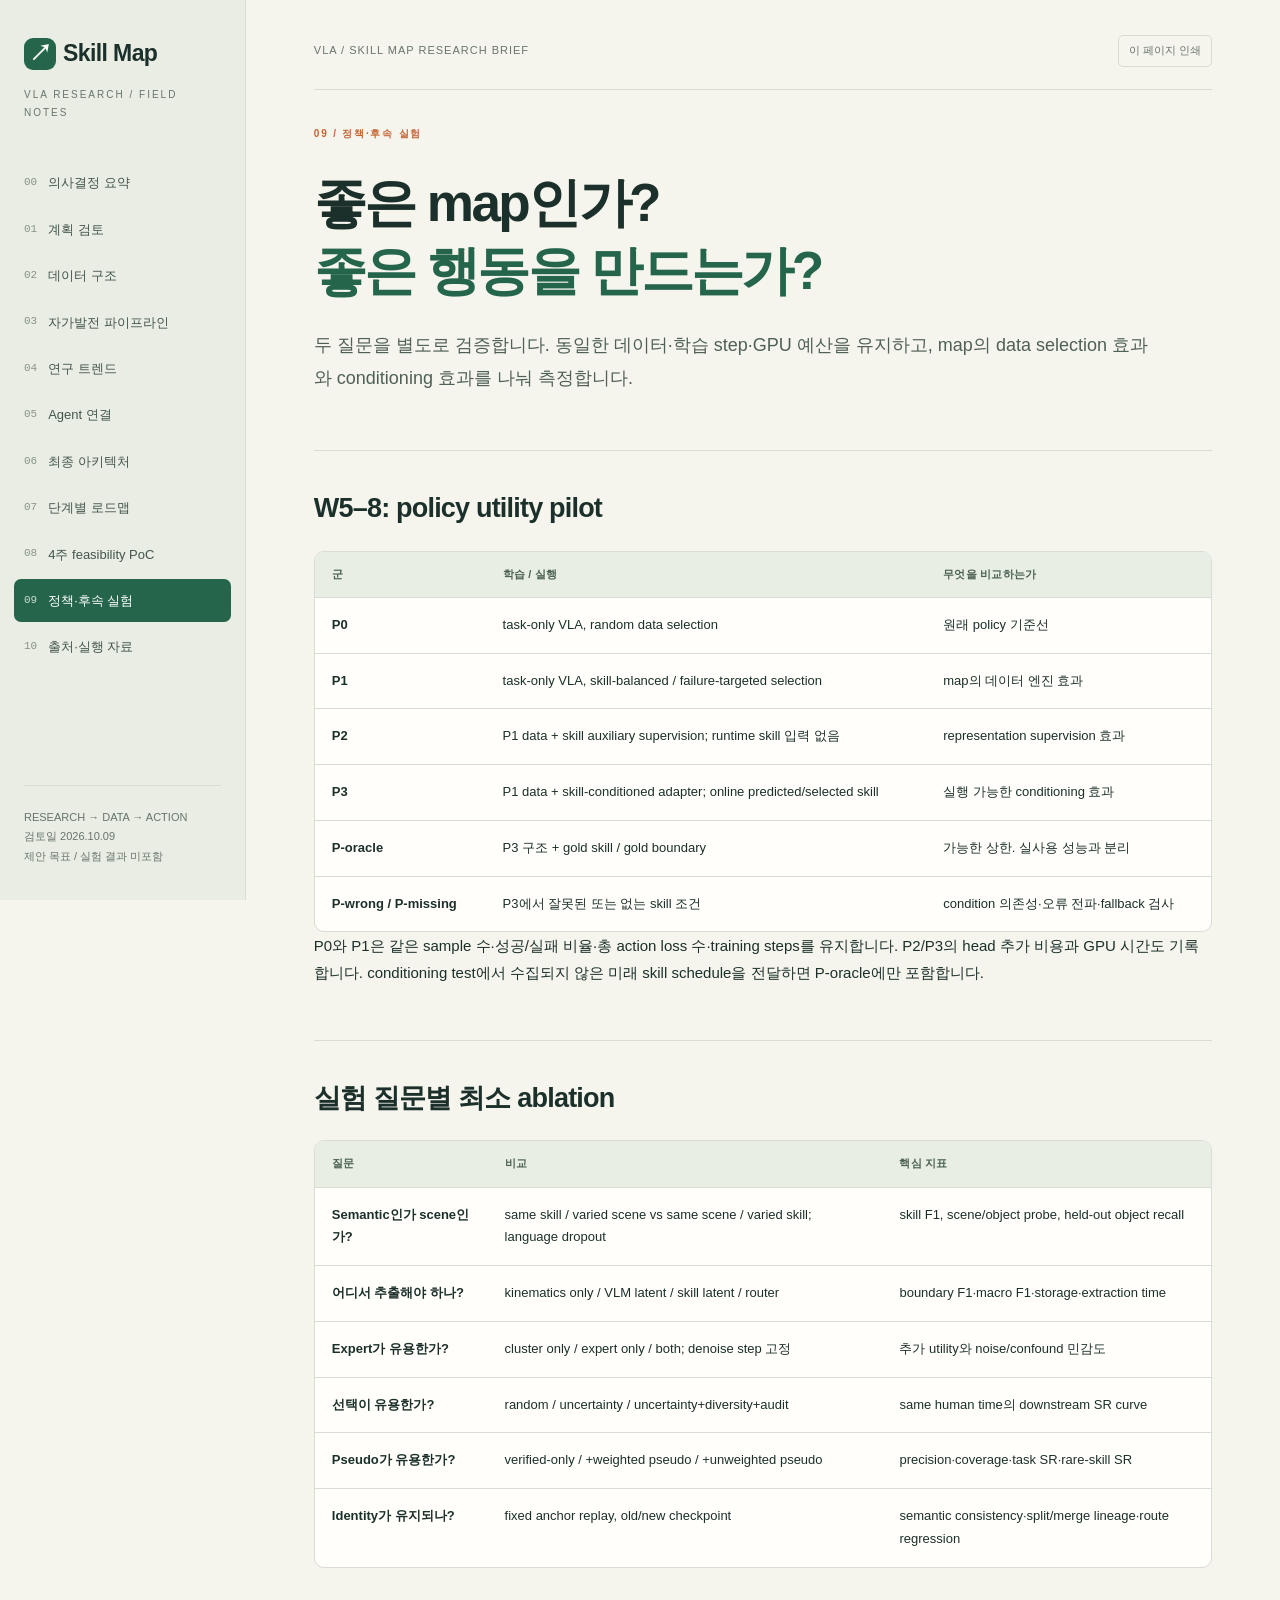
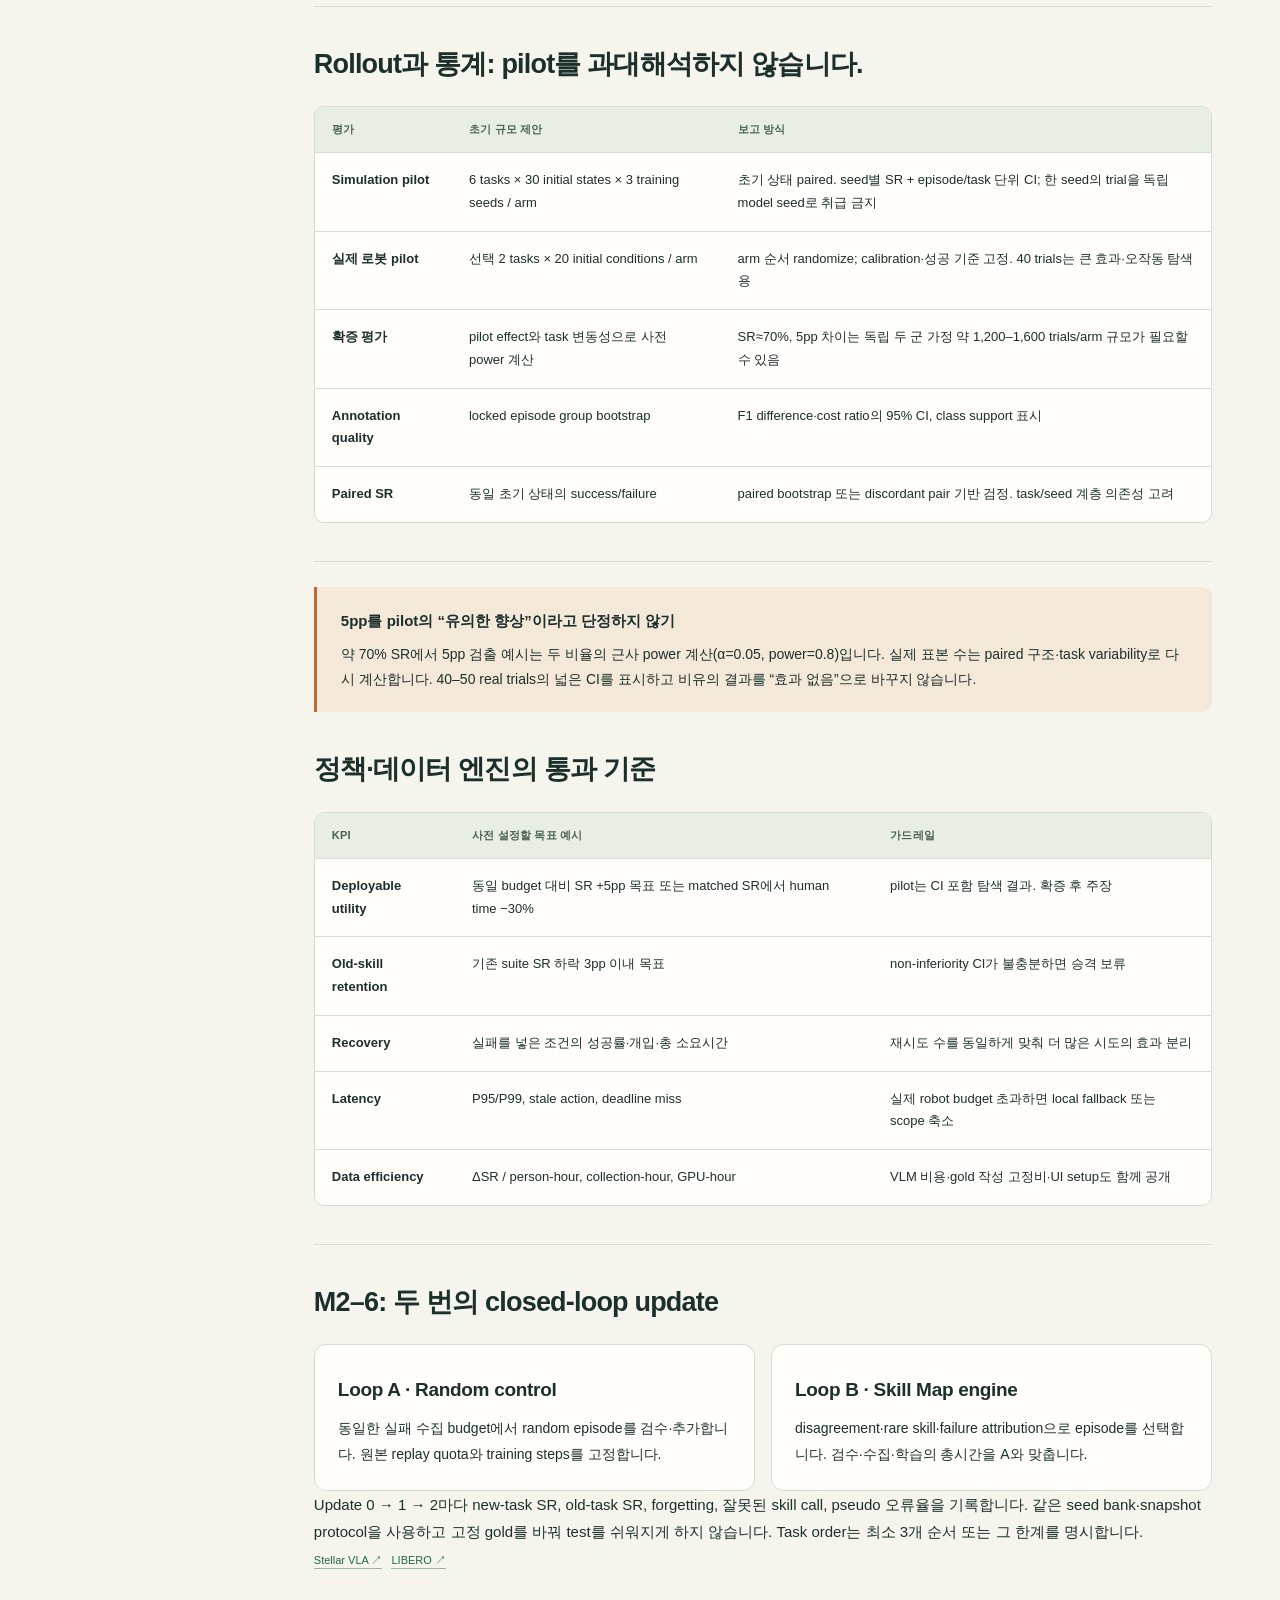
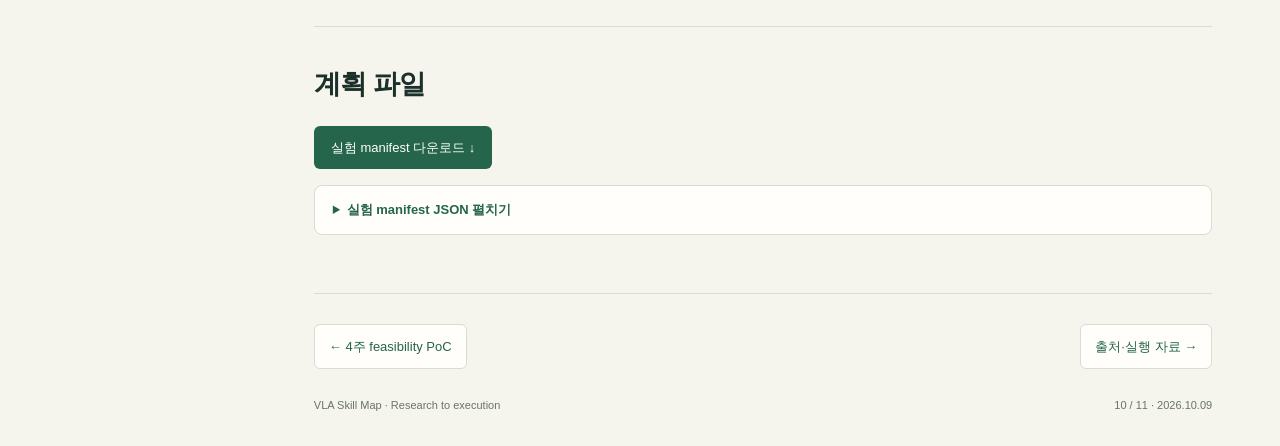
<file: docs/experiments.html>
<!doctype html>
<html lang="ko"><head><meta charset="utf-8"><meta name="viewport" content="width=device-width,initial-scale=1"><meta name="description" content="VLA Skill Map 연구 계획 검토: LeRobot v3, semi-supervised labeling, 데이터 엔진, Agent 연결과 PoC"><title>정책·후속 실험 · VLA Skill Map</title><link rel="stylesheet" href="assets/style.css"><link rel="icon" href="assets/favicon.svg" type="image/svg+xml"><script src="assets/app.js" defer></script></head>
<body><a class="skip" href="#main">본문으로 이동</a><div class="mobile-header"><a href="index.html">VLA / Skill Map</a><button id="menu-toggle" aria-expanded="false" aria-controls="sidebar">목차</button></div>
<div class="shell"><aside class="sidebar" id="sidebar"><a class="brand" href="index.html"><span class="brand-mark">↗</span>Skill Map</a><div class="brand-sub">VLA RESEARCH / FIELD NOTES</div><nav class="nav" aria-label="리포트 주제"><a href="index.html"><span>00</span>의사결정 요약</a><a href="review.html"><span>01</span>계획 검토</a><a href="schema.html"><span>02</span>데이터 구조</a><a href="pipeline.html"><span>03</span>자가발전 파이프라인</a><a href="trends.html"><span>04</span>연구 트렌드</a><a href="runtime.html"><span>05</span>Agent 연결</a><a href="architecture.html"><span>06</span>최종 아키텍처</a><a href="roadmap.html"><span>07</span>단계별 로드맵</a><a href="poc.html"><span>08</span>4주 feasibility PoC</a><a href="experiments.html" aria-current="page"><span>09</span>정책·후속 실험</a><a href="sources.html"><span>10</span>출처·실행 자료</a></nav><div class="sidebar-footer">RESEARCH → DATA → ACTION<br>검토일 2026.10.09<br>제안 목표 / 실험 결과 미포함</div></aside>
<main class="main" id="main"><div class="topbar"><span>VLA / SKILL MAP RESEARCH BRIEF</span><button id="print-button" type="button">이 페이지 인쇄</button></div><header class="hero"><span class="eyebrow">09 / 정책·후속 실험</span><h1>좋은 map인가?<br><em>좋은 행동을 만드는가?</em></h1><p class="lead">두 질문을 별도로 검증합니다. 동일한 데이터·학습 step·GPU 예산을 유지하고, map의 data selection 효과와 conditioning 효과를 나눠 측정합니다.</p></header><section class="section"><h2>W5–8: policy utility pilot</h2><div class="table-wrap"><table><thead><tr><th>군</th><th>학습 / 실행</th><th>무엇을 비교하는가</th></tr></thead><tbody><tr><td>P0</td><td>task-only VLA, random data selection</td><td>원래 policy 기준선</td></tr><tr><td>P1</td><td>task-only VLA, skill-balanced / failure-targeted selection</td><td>map의 데이터 엔진 효과</td></tr><tr><td>P2</td><td>P1 data + skill auxiliary supervision; runtime skill 입력 없음</td><td>representation supervision 효과</td></tr><tr><td>P3</td><td>P1 data + skill-conditioned adapter; online predicted/selected skill</td><td>실행 가능한 conditioning 효과</td></tr><tr><td>P-oracle</td><td>P3 구조 + gold skill / gold boundary</td><td>가능한 상한. 실사용 성능과 분리</td></tr><tr><td>P-wrong / P-missing</td><td>P3에서 잘못된 또는 없는 skill 조건</td><td>condition 의존성·오류 전파·fallback 검사</td></tr></tbody></table></div><p>P0와 P1은 같은 sample 수·성공/실패 비율·총 action loss 수·training steps를 유지합니다. P2/P3의 head 추가 비용과 GPU 시간도 기록합니다. conditioning test에서 수집되지 않은 미래 skill schedule을 전달하면 P-oracle에만 포함합니다.</p></section><section class="section"><h2>실험 질문별 최소 ablation</h2><div class="table-wrap"><table><thead><tr><th>질문</th><th>비교</th><th>핵심 지표</th></tr></thead><tbody><tr><td>Semantic인가 scene인가?</td><td>same skill / varied scene vs same scene / varied skill; language dropout</td><td>skill F1, scene/object probe, held-out object recall</td></tr><tr><td>어디서 추출해야 하나?</td><td>kinematics only / VLM latent / skill latent / router</td><td>boundary F1·macro F1·storage·extraction time</td></tr><tr><td>Expert가 유용한가?</td><td>cluster only / expert only / both; denoise step 고정</td><td>추가 utility와 noise/confound 민감도</td></tr><tr><td>선택이 유용한가?</td><td>random / uncertainty / uncertainty+diversity+audit</td><td>same human time의 downstream SR curve</td></tr><tr><td>Pseudo가 유용한가?</td><td>verified-only / +weighted pseudo / +unweighted pseudo</td><td>precision·coverage·task SR·rare-skill SR</td></tr><tr><td>Identity가 유지되나?</td><td>fixed anchor replay, old/new checkpoint</td><td>semantic consistency·split/merge lineage·route regression</td></tr></tbody></table></div></section><section class="section"><h2>Rollout과 통계: pilot를 과대해석하지 않습니다.</h2><div class="table-wrap"><table><thead><tr><th>평가</th><th>초기 규모 제안</th><th>보고 방식</th></tr></thead><tbody><tr><td>Simulation pilot</td><td>6 tasks × 30 initial states × 3 training seeds / arm</td><td>초기 상태 paired. seed별 SR + episode/task 단위 CI; 한 seed의 trial을 독립 model seed로 취급 금지</td></tr><tr><td>실제 로봇 pilot</td><td>선택 2 tasks × 20 initial conditions / arm</td><td>arm 순서 randomize; calibration·성공 기준 고정. 40 trials는 큰 효과·오작동 탐색용</td></tr><tr><td>확증 평가</td><td>pilot effect와 task 변동성으로 사전 power 계산</td><td>SR≈70%, 5pp 차이는 독립 두 군 가정 약 1,200–1,600 trials/arm 규모가 필요할 수 있음</td></tr><tr><td>Annotation quality</td><td>locked episode group bootstrap</td><td>F1 difference·cost ratio의 95% CI, class support 표시</td></tr><tr><td>Paired SR</td><td>동일 초기 상태의 success/failure</td><td>paired bootstrap 또는 discordant pair 기반 검정. task/seed 계층 의존성 고려</td></tr></tbody></table></div></section><aside class="note warning"><strong>5pp를 pilot의 “유의한 향상”이라고 단정하지 않기</strong><p>약 70% SR에서 5pp 검출 예시는 두 비율의 근사 power 계산(α=0.05, power=0.8)입니다. 실제 표본 수는 paired 구조·task variability로 다시 계산합니다. 40–50 real trials의 넓은 CI를 표시하고 비유의 결과를 “효과 없음”으로 바꾸지 않습니다.</p></aside><section class="section"><h2>정책·데이터 엔진의 통과 기준</h2><div class="table-wrap"><table><thead><tr><th>KPI</th><th>사전 설정할 목표 예시</th><th>가드레일</th></tr></thead><tbody><tr><td>Deployable utility</td><td>동일 budget 대비 SR +5pp 목표 또는 matched SR에서 human time −30%</td><td>pilot는 CI 포함 탐색 결과. 확증 후 주장</td></tr><tr><td>Old-skill retention</td><td>기존 suite SR 하락 3pp 이내 목표</td><td>non-inferiority CI가 불충분하면 승격 보류</td></tr><tr><td>Recovery</td><td>실패를 넣은 조건의 성공률·개입·총 소요시간</td><td>재시도 수를 동일하게 맞춰 더 많은 시도의 효과 분리</td></tr><tr><td>Latency</td><td>P95/P99, stale action, deadline miss</td><td>실제 robot budget 초과하면 local fallback 또는 scope 축소</td></tr><tr><td>Data efficiency</td><td>ΔSR / person-hour, collection-hour, GPU-hour</td><td>VLM 비용·gold 작성 고정비·UI setup도 함께 공개</td></tr></tbody></table></div></section><section class="section"><h2>M2–6: 두 번의 closed-loop update</h2><div class="grid two"><article class="card"><h3>Loop A · Random control</h3><p>동일한 실패 수집 budget에서 random episode를 검수·추가합니다. 원본 replay quota와 training steps를 고정합니다.</p></article><article class="card"><h3>Loop B · Skill Map engine</h3><p>disagreement·rare skill·failure attribution으로 episode를 선택합니다. 검수·수집·학습의 총시간을 A와 맞춥니다.</p></article></div><p>Update 0 → 1 → 2마다 new-task SR, old-task SR, forgetting, 잘못된 skill call, pseudo 오류율을 기록합니다. 같은 seed bank·snapshot protocol을 사용하고 고정 gold를 바꿔 test를 쉬워지게 하지 않습니다. Task order는 최소 3개 순서 또는 그 한계를 명시합니다. <a class="cite" href="https://arxiv.org/html/2511.18085v4" target="_blank" rel="noopener">Stellar VLA ↗</a> <a class="cite" href="https://arxiv.org/abs/2306.03310" target="_blank" rel="noopener">LIBERO ↗</a></p></section><section class="section"><h2>계획 파일</h2><p><a class="button" href="downloads/experiment-manifest.json" download>실험 manifest 다운로드 ↓</a></p><details class="expandable"><summary>실험 manifest JSON 펼치기</summary><pre><code>{
  &quot;experiment_id&quot;: &quot;poc-r2-v0.1&quot;,
  &quot;hypothesis&quot;: &quot;latent evidence improves quality or reduces review time vs kinematics+VLM&quot;,
  &quot;primary_metric&quot;: &quot;person_minutes_at_matched_macro_f1&quot;,
  &quot;split_manifest&quot;: &quot;splits.json&quot;,
  &quot;locked_test&quot;: true,
  &quot;label_budgets_person_minutes&quot;: [
    60,
    120,
    240
  ],
  &quot;shared_seed_cost_reported&quot;: true,
  &quot;seeds&quot;: [
    0,
    1,
    2
  ],
  &quot;arms&quot;: [
    &quot;R0-manual-random&quot;,
    &quot;R1-kin-vlm-random&quot;,
    &quot;R2-latent-active&quot;
  ],
  &quot;controls&quot;: [
    &quot;same_episode_pool&quot;,
    &quot;same_ui&quot;,
    &quot;same_teacher_version&quot;,
    &quot;same_gold&quot;,
    &quot;same_compute_log&quot;
  ],
  &quot;online_conditioning&quot;: &quot;past_only_predicted_skill_or_planner_selected_skill&quot;,
  &quot;oracle_reported_separately&quot;: true,
  &quot;statistics&quot;: &quot;episode-grouped bootstrap CI; paired initial states for rollout&quot;,
  &quot;stopping&quot;: &quot;pre_registered_gates; no test-based threshold tuning&quot;
}</code></pre></details></section><nav class="pager" aria-label="이전과 다음 주제"><a href="poc.html">← 4주 feasibility PoC</a><a href="sources.html">출처·실행 자료 →</a></nav><footer class="footer"><span>VLA Skill Map · Research to execution</span><span>10 / 11 · 2026.10.09</span></footer></main></div></body></html>
</file>
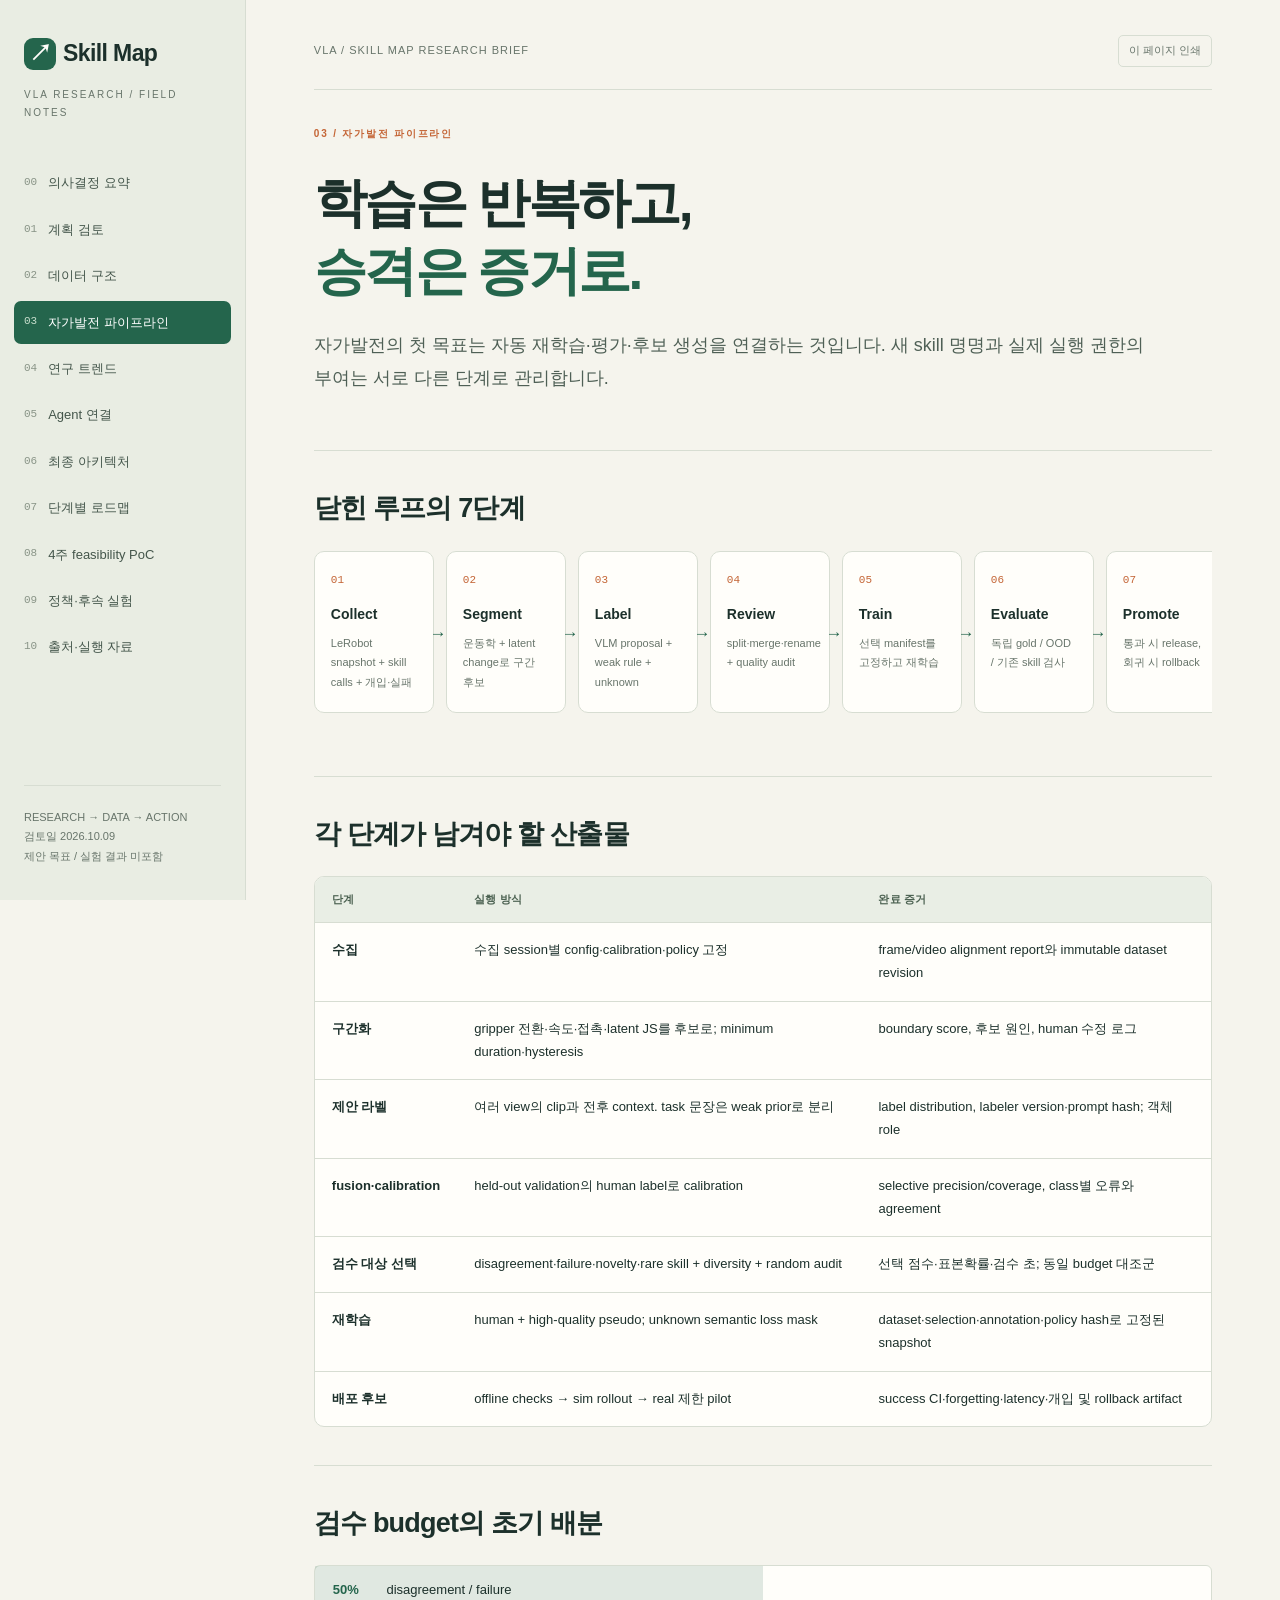
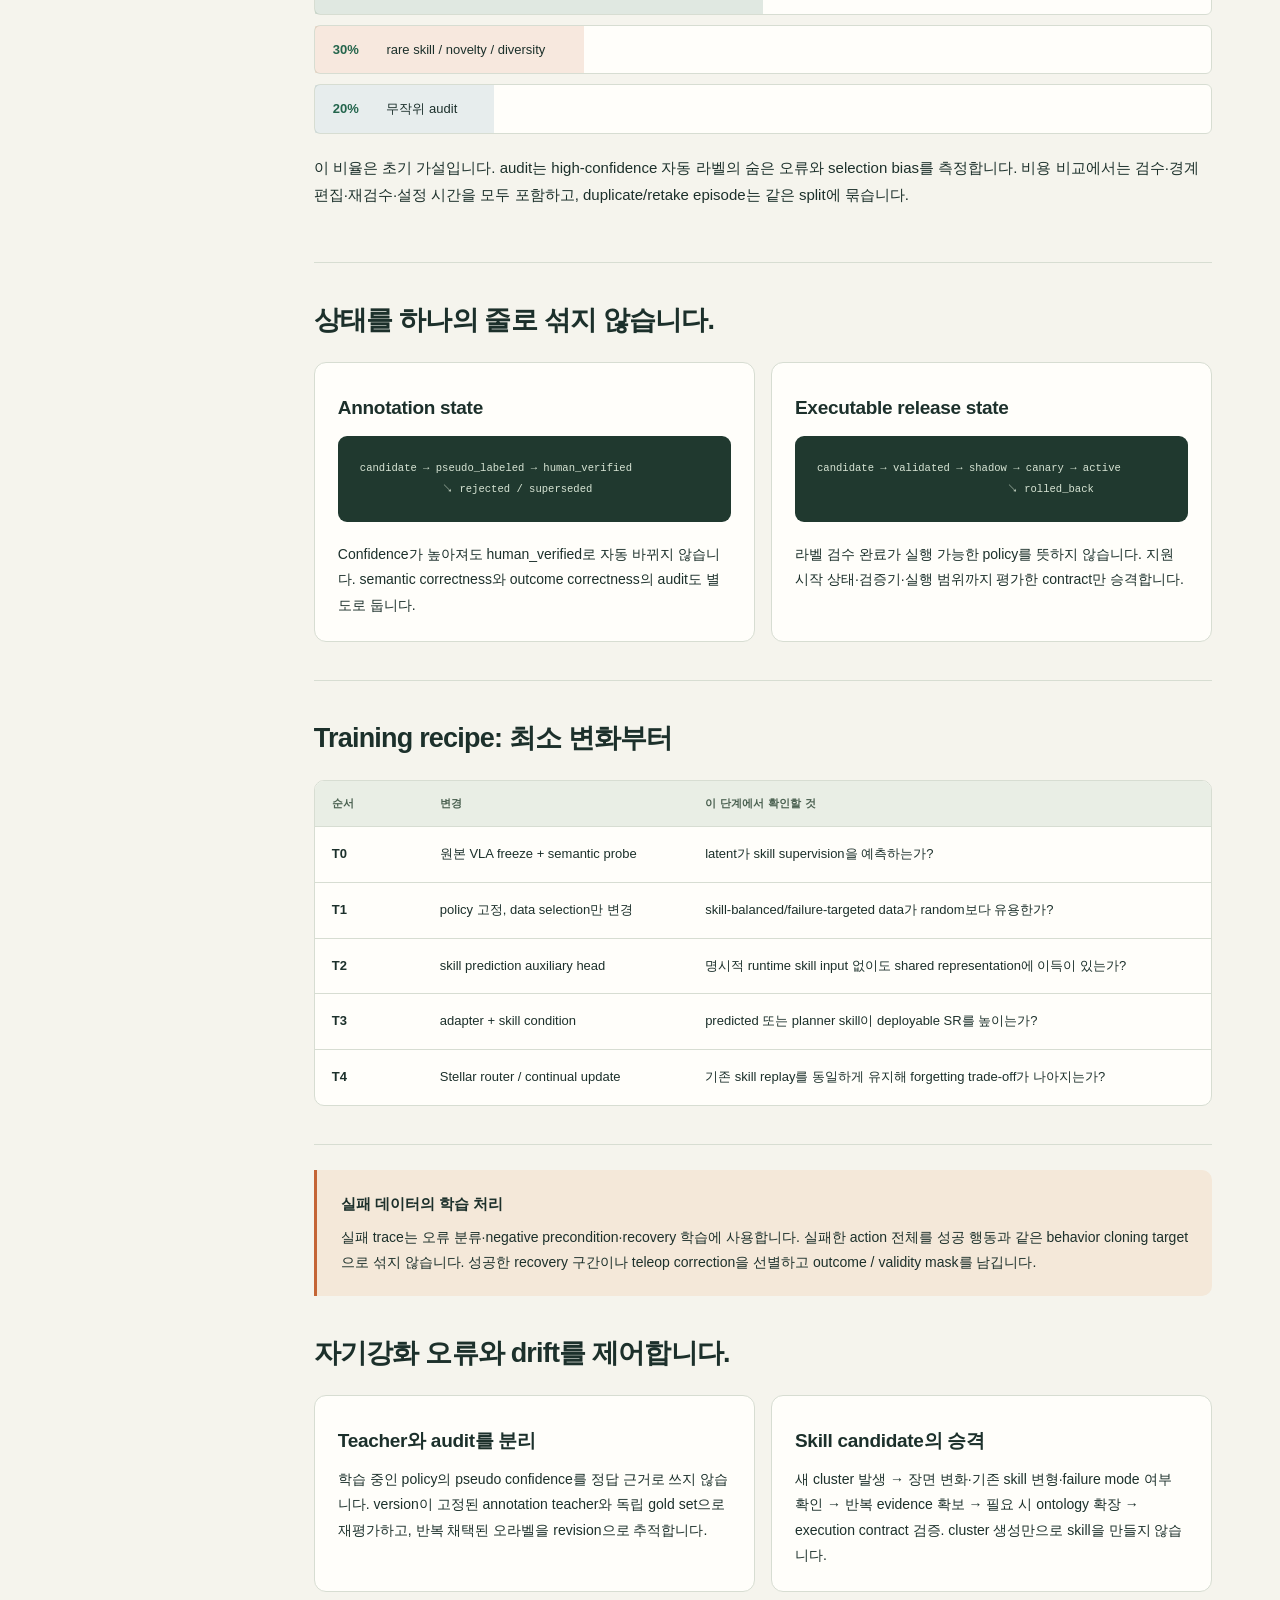
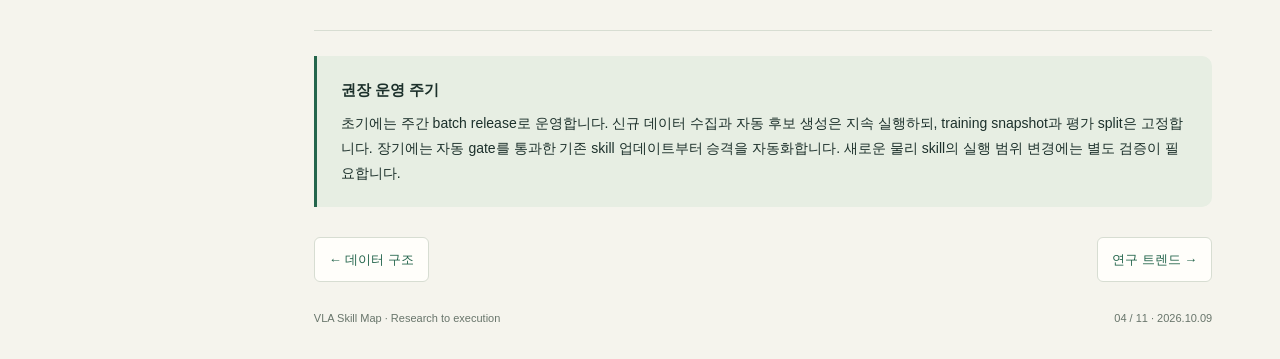
<file: docs/pipeline.html>
<!doctype html>
<html lang="ko"><head><meta charset="utf-8"><meta name="viewport" content="width=device-width,initial-scale=1"><meta name="description" content="VLA Skill Map 연구 계획 검토: LeRobot v3, semi-supervised labeling, 데이터 엔진, Agent 연결과 PoC"><title>자가발전 파이프라인 · VLA Skill Map</title><link rel="stylesheet" href="assets/style.css"><link rel="icon" href="assets/favicon.svg" type="image/svg+xml"><script src="assets/app.js" defer></script></head>
<body><a class="skip" href="#main">본문으로 이동</a><div class="mobile-header"><a href="index.html">VLA / Skill Map</a><button id="menu-toggle" aria-expanded="false" aria-controls="sidebar">목차</button></div>
<div class="shell"><aside class="sidebar" id="sidebar"><a class="brand" href="index.html"><span class="brand-mark">↗</span>Skill Map</a><div class="brand-sub">VLA RESEARCH / FIELD NOTES</div><nav class="nav" aria-label="리포트 주제"><a href="index.html"><span>00</span>의사결정 요약</a><a href="review.html"><span>01</span>계획 검토</a><a href="schema.html"><span>02</span>데이터 구조</a><a href="pipeline.html" aria-current="page"><span>03</span>자가발전 파이프라인</a><a href="trends.html"><span>04</span>연구 트렌드</a><a href="runtime.html"><span>05</span>Agent 연결</a><a href="architecture.html"><span>06</span>최종 아키텍처</a><a href="roadmap.html"><span>07</span>단계별 로드맵</a><a href="poc.html"><span>08</span>4주 feasibility PoC</a><a href="experiments.html"><span>09</span>정책·후속 실험</a><a href="sources.html"><span>10</span>출처·실행 자료</a></nav><div class="sidebar-footer">RESEARCH → DATA → ACTION<br>검토일 2026.10.09<br>제안 목표 / 실험 결과 미포함</div></aside>
<main class="main" id="main"><div class="topbar"><span>VLA / SKILL MAP RESEARCH BRIEF</span><button id="print-button" type="button">이 페이지 인쇄</button></div><header class="hero"><span class="eyebrow">03 / 자가발전 파이프라인</span><h1>학습은 반복하고,<br><em>승격은 증거로.</em></h1><p class="lead">자가발전의 첫 목표는 자동 재학습·평가·후보 생성을 연결하는 것입니다. 새 skill 명명과 실제 실행 권한의 부여는 서로 다른 단계로 관리합니다.</p></header><section class="section"><h2>닫힌 루프의 7단계</h2><div class="flow"><div class="flow-node"><span>01</span><strong>Collect</strong><small>LeRobot snapshot + skill calls + 개입·실패</small></div><div class="flow-node"><span>02</span><strong>Segment</strong><small>운동학 + latent change로 구간 후보</small></div><div class="flow-node"><span>03</span><strong>Label</strong><small>VLM proposal + weak rule + unknown</small></div><div class="flow-node"><span>04</span><strong>Review</strong><small>split·merge·rename + quality audit</small></div><div class="flow-node"><span>05</span><strong>Train</strong><small>선택 manifest를 고정하고 재학습</small></div><div class="flow-node"><span>06</span><strong>Evaluate</strong><small>독립 gold / OOD / 기존 skill 검사</small></div><div class="flow-node"><span>07</span><strong>Promote</strong><small>통과 시 release, 회귀 시 rollback</small></div></div></section><section class="section"><h2>각 단계가 남겨야 할 산출물</h2><div class="table-wrap"><table><thead><tr><th>단계</th><th>실행 방식</th><th>완료 증거</th></tr></thead><tbody><tr><td>수집</td><td>수집 session별 config·calibration·policy 고정</td><td>frame/video alignment report와 immutable dataset revision</td></tr><tr><td>구간화</td><td>gripper 전환·속도·접촉·latent JS를 후보로; minimum duration·hysteresis</td><td>boundary score, 후보 원인, human 수정 로그</td></tr><tr><td>제안 라벨</td><td>여러 view의 clip과 전후 context. task 문장은 weak prior로 분리</td><td>label distribution, labeler version·prompt hash; 객체 role</td></tr><tr><td>fusion·calibration</td><td>held-out validation의 human label로 calibration</td><td>selective precision/coverage, class별 오류와 agreement</td></tr><tr><td>검수 대상 선택</td><td>disagreement·failure·novelty·rare skill + diversity + random audit</td><td>선택 점수·표본확률·검수 초; 동일 budget 대조군</td></tr><tr><td>재학습</td><td>human + high-quality pseudo; unknown semantic loss mask</td><td>dataset·selection·annotation·policy hash로 고정된 snapshot</td></tr><tr><td>배포 후보</td><td>offline checks → sim rollout → real 제한 pilot</td><td>success CI·forgetting·latency·개입 및 rollback artifact</td></tr></tbody></table></div></section><section class="section"><h2>검수 budget의 초기 배분</h2><div class="budget-bars"><div style="--w:50%;--c:var(--green)"><b>50%</b> disagreement / failure</div><div style="--w:30%;--c:var(--orange)"><b>30%</b> rare skill / novelty / diversity</div><div style="--w:20%;--c:var(--blue)"><b>20%</b> 무작위 audit</div></div><p>이 비율은 초기 가설입니다. audit는 high-confidence 자동 라벨의 숨은 오류와 selection bias를 측정합니다. 비용 비교에서는 검수·경계 편집·재검수·설정 시간을 모두 포함하고, duplicate/retake episode는 같은 split에 묶습니다.</p></section><section class="section"><h2>상태를 하나의 줄로 섞지 않습니다.</h2><div class="grid two"><article class="card"><h3>Annotation state</h3><pre><code>candidate → pseudo_labeled → human_verified
             ↘ rejected / superseded</code></pre><p>Confidence가 높아져도 human_verified로 자동 바뀌지 않습니다. semantic correctness와 outcome correctness의 audit도 별도로 둡니다.</p></article><article class="card"><h3>Executable release state</h3><pre><code>candidate → validated → shadow → canary → active
                              ↘ rolled_back</code></pre><p>라벨 검수 완료가 실행 가능한 policy를 뜻하지 않습니다. 지원 시작 상태·검증기·실행 범위까지 평가한 contract만 승격합니다.</p></article></div></section><section class="section"><h2>Training recipe: 최소 변화부터</h2><div class="table-wrap"><table><thead><tr><th>순서</th><th>변경</th><th>이 단계에서 확인할 것</th></tr></thead><tbody><tr><td>T0</td><td>원본 VLA freeze + semantic probe</td><td>latent가 skill supervision을 예측하는가?</td></tr><tr><td>T1</td><td>policy 고정, data selection만 변경</td><td>skill-balanced/failure-targeted data가 random보다 유용한가?</td></tr><tr><td>T2</td><td>skill prediction auxiliary head</td><td>명시적 runtime skill input 없이도 shared representation에 이득이 있는가?</td></tr><tr><td>T3</td><td>adapter + skill condition</td><td>predicted 또는 planner skill이 deployable SR를 높이는가?</td></tr><tr><td>T4</td><td>Stellar router / continual update</td><td>기존 skill replay를 동일하게 유지해 forgetting trade-off가 나아지는가?</td></tr></tbody></table></div></section><aside class="note warning"><strong>실패 데이터의 학습 처리</strong><p>실패 trace는 오류 분류·negative precondition·recovery 학습에 사용합니다. 실패한 action 전체를 성공 행동과 같은 behavior cloning target으로 섞지 않습니다. 성공한 recovery 구간이나 teleop correction을 선별하고 outcome / validity mask를 남깁니다.</p></aside><section class="section"><h2>자기강화 오류와 drift를 제어합니다.</h2><div class="grid two"><article class="card"><h3>Teacher와 audit를 분리</h3><p>학습 중인 policy의 pseudo confidence를 정답 근거로 쓰지 않습니다. version이 고정된 annotation teacher와 독립 gold set으로 재평가하고, 반복 채택된 오라벨을 revision으로 추적합니다.</p></article><article class="card"><h3>Skill candidate의 승격</h3><p>새 cluster 발생 → 장면 변화·기존 skill 변형·failure mode 여부 확인 → 반복 evidence 확보 → 필요 시 ontology 확장 → execution contract 검증. cluster 생성만으로 skill을 만들지 않습니다.</p></article></div></section><aside class="note "><strong>권장 운영 주기</strong><p>초기에는 주간 batch release로 운영합니다. 신규 데이터 수집과 자동 후보 생성은 지속 실행하되, training snapshot과 평가 split은 고정합니다. 장기에는 자동 gate를 통과한 기존 skill 업데이트부터 승격을 자동화합니다. 새로운 물리 skill의 실행 범위 변경에는 별도 검증이 필요합니다.</p></aside><nav class="pager" aria-label="이전과 다음 주제"><a href="schema.html">← 데이터 구조</a><a href="trends.html">연구 트렌드 →</a></nav><footer class="footer"><span>VLA Skill Map · Research to execution</span><span>04 / 11 · 2026.10.09</span></footer></main></div></body></html>
</file>
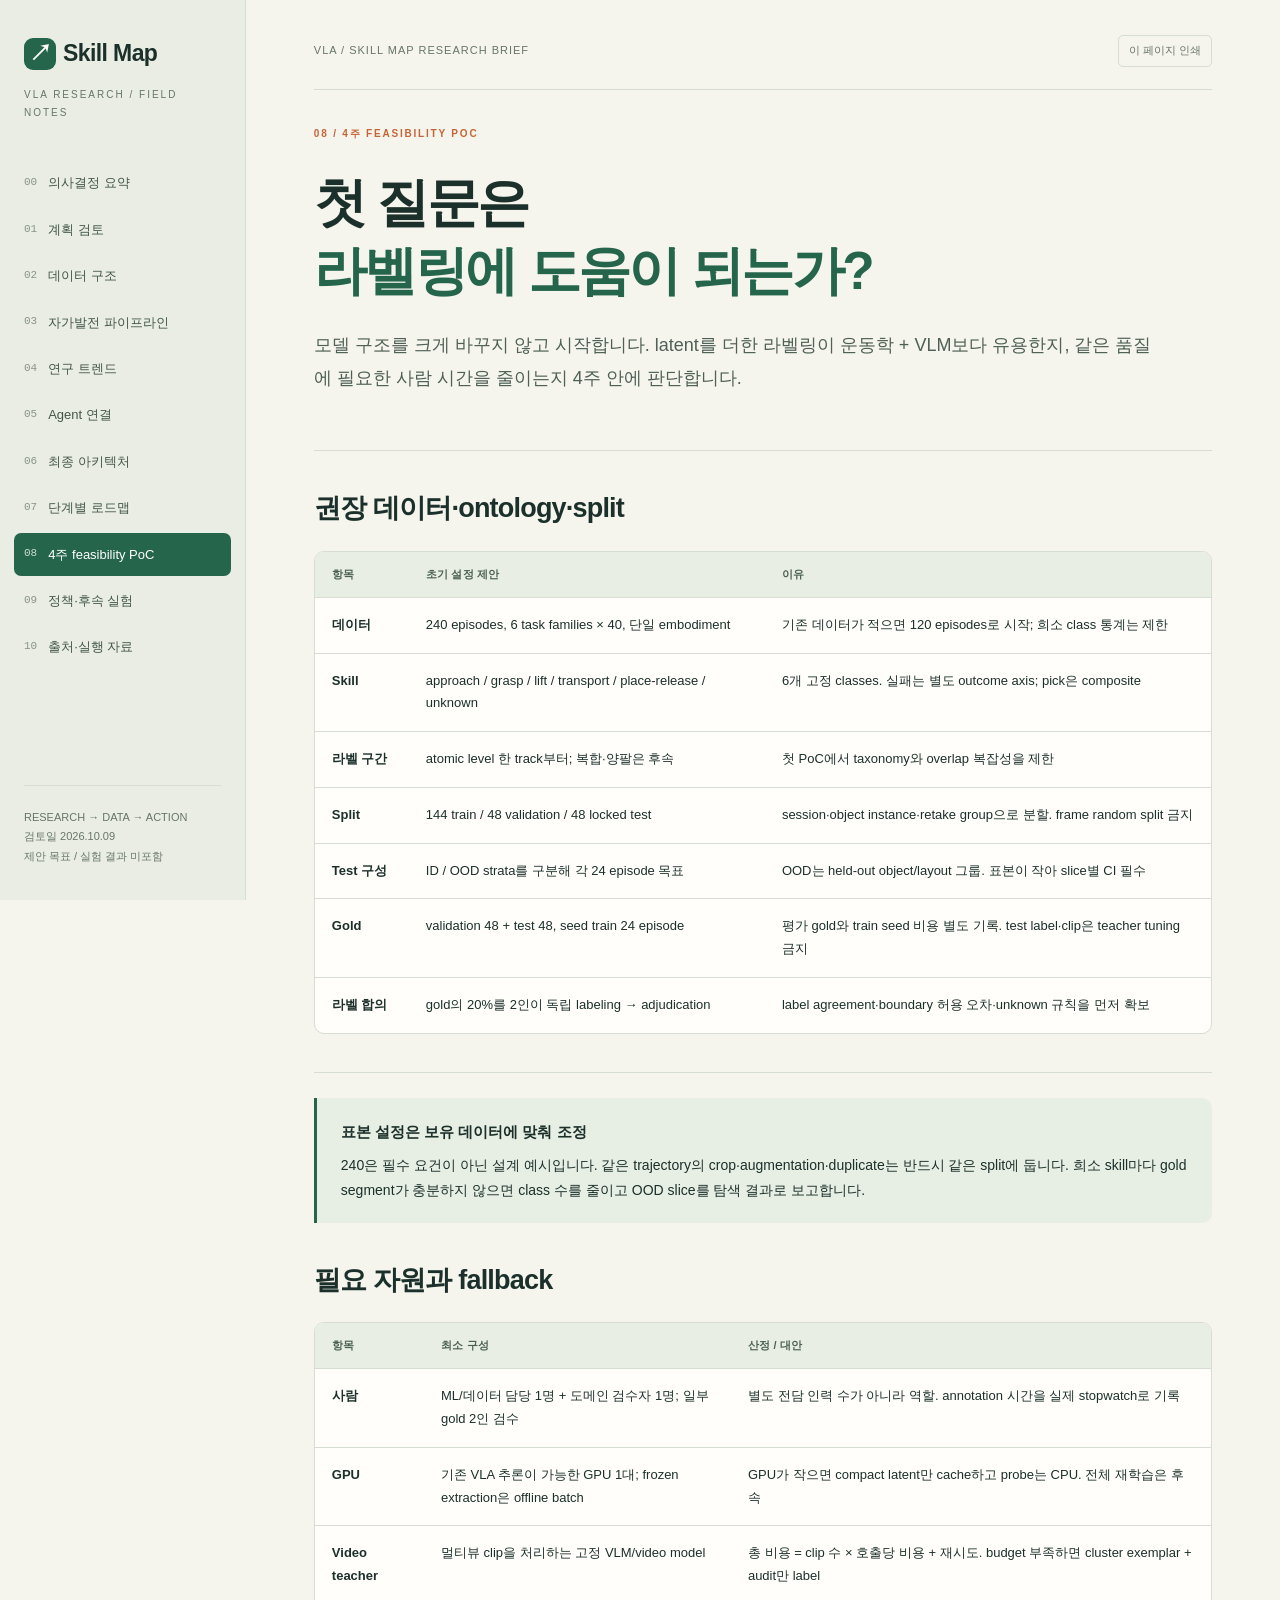
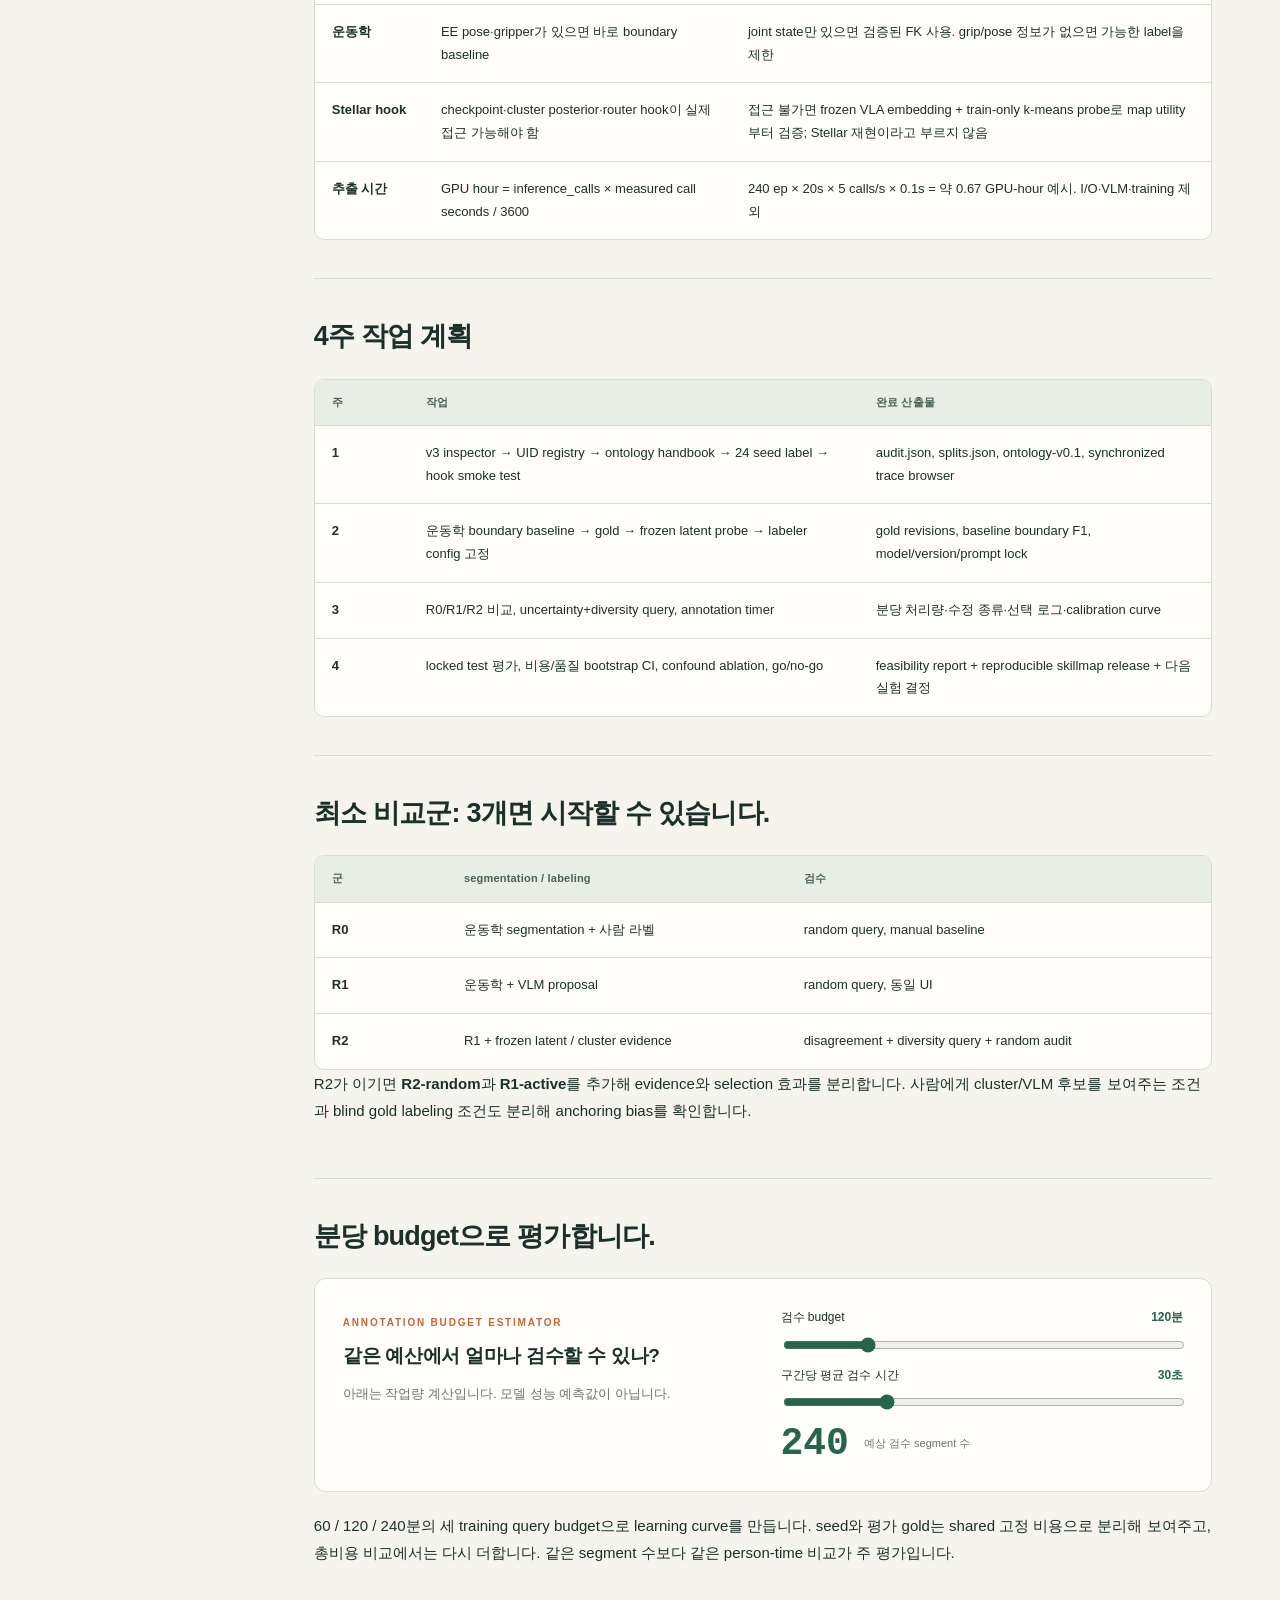
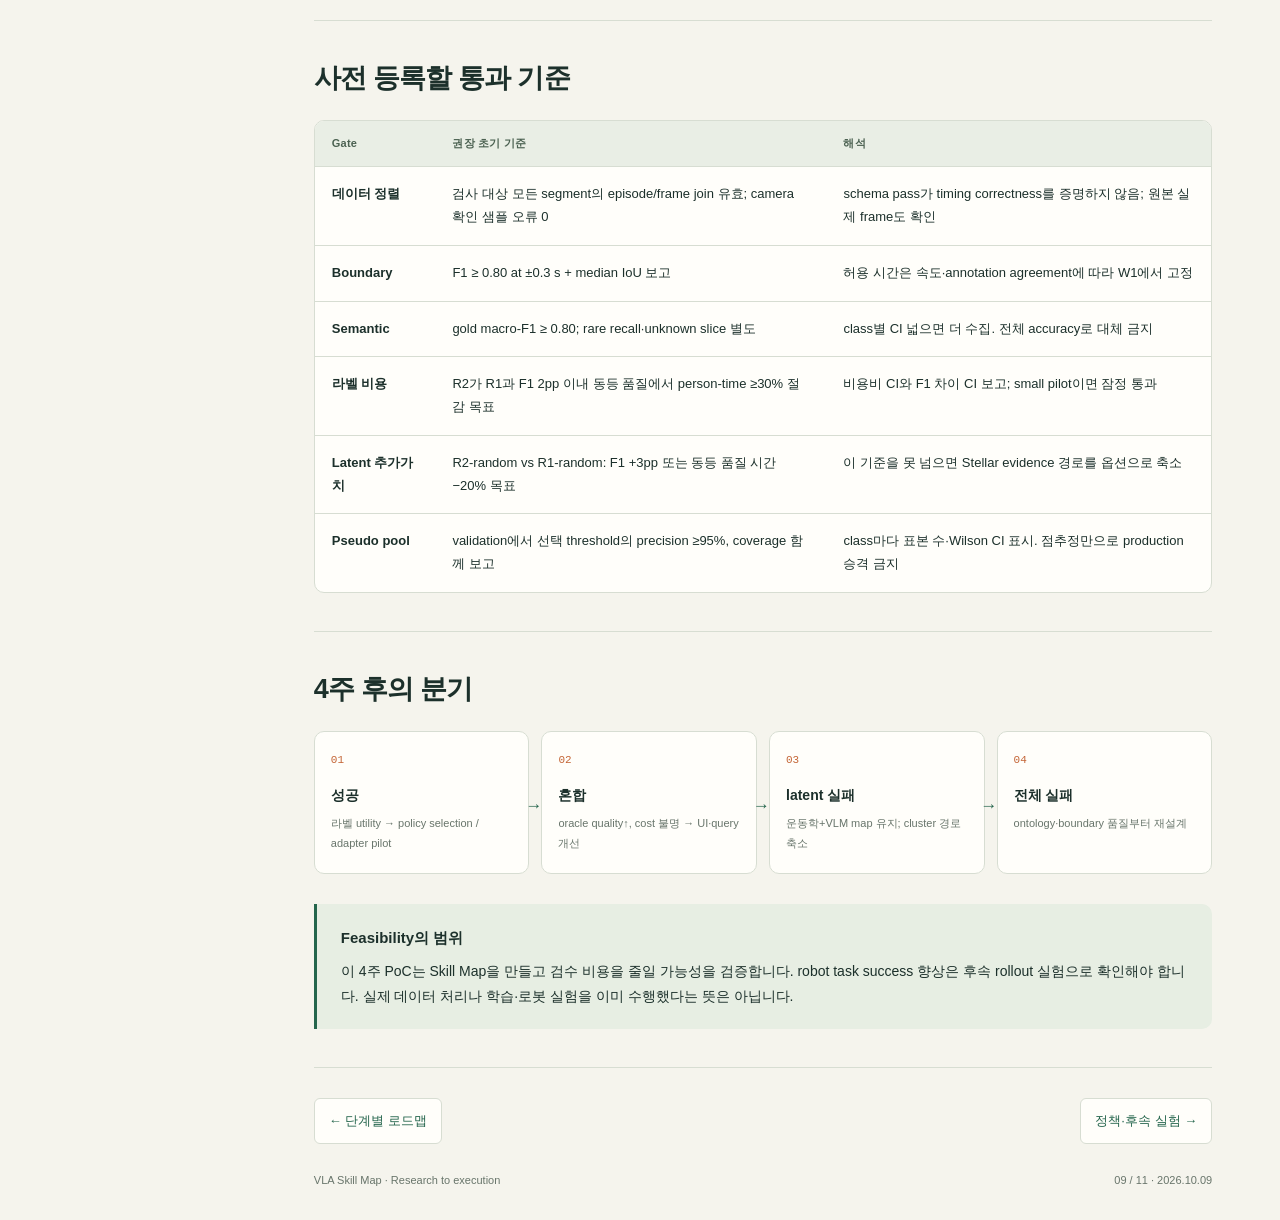
<file: docs/poc.html>
<!doctype html>
<html lang="ko"><head><meta charset="utf-8"><meta name="viewport" content="width=device-width,initial-scale=1"><meta name="description" content="VLA Skill Map 연구 계획 검토: LeRobot v3, semi-supervised labeling, 데이터 엔진, Agent 연결과 PoC"><title>4주 feasibility PoC · VLA Skill Map</title><link rel="stylesheet" href="assets/style.css"><link rel="icon" href="assets/favicon.svg" type="image/svg+xml"><script src="assets/app.js" defer></script></head>
<body><a class="skip" href="#main">본문으로 이동</a><div class="mobile-header"><a href="index.html">VLA / Skill Map</a><button id="menu-toggle" aria-expanded="false" aria-controls="sidebar">목차</button></div>
<div class="shell"><aside class="sidebar" id="sidebar"><a class="brand" href="index.html"><span class="brand-mark">↗</span>Skill Map</a><div class="brand-sub">VLA RESEARCH / FIELD NOTES</div><nav class="nav" aria-label="리포트 주제"><a href="index.html"><span>00</span>의사결정 요약</a><a href="review.html"><span>01</span>계획 검토</a><a href="schema.html"><span>02</span>데이터 구조</a><a href="pipeline.html"><span>03</span>자가발전 파이프라인</a><a href="trends.html"><span>04</span>연구 트렌드</a><a href="runtime.html"><span>05</span>Agent 연결</a><a href="architecture.html"><span>06</span>최종 아키텍처</a><a href="roadmap.html"><span>07</span>단계별 로드맵</a><a href="poc.html" aria-current="page"><span>08</span>4주 feasibility PoC</a><a href="experiments.html"><span>09</span>정책·후속 실험</a><a href="sources.html"><span>10</span>출처·실행 자료</a></nav><div class="sidebar-footer">RESEARCH → DATA → ACTION<br>검토일 2026.10.09<br>제안 목표 / 실험 결과 미포함</div></aside>
<main class="main" id="main"><div class="topbar"><span>VLA / SKILL MAP RESEARCH BRIEF</span><button id="print-button" type="button">이 페이지 인쇄</button></div><header class="hero"><span class="eyebrow">08 / 4주 feasibility PoC</span><h1>첫 질문은<br><em>라벨링에 도움이 되는가?</em></h1><p class="lead">모델 구조를 크게 바꾸지 않고 시작합니다. latent를 더한 라벨링이 운동학 + VLM보다 유용한지, 같은 품질에 필요한 사람 시간을 줄이는지 4주 안에 판단합니다.</p></header><section class="section"><h2>권장 데이터·ontology·split</h2><div class="table-wrap"><table><thead><tr><th>항목</th><th>초기 설정 제안</th><th>이유</th></tr></thead><tbody><tr><td>데이터</td><td>240 episodes, 6 task families × 40, 단일 embodiment</td><td>기존 데이터가 적으면 120 episodes로 시작; 희소 class 통계는 제한</td></tr><tr><td>Skill</td><td>approach / grasp / lift / transport / place-release / unknown</td><td>6개 고정 classes. 실패는 별도 outcome axis; pick은 composite</td></tr><tr><td>라벨 구간</td><td>atomic level 한 track부터; 복합·양팔은 후속</td><td>첫 PoC에서 taxonomy와 overlap 복잡성을 제한</td></tr><tr><td>Split</td><td>144 train / 48 validation / 48 locked test</td><td>session·object instance·retake group으로 분할. frame random split 금지</td></tr><tr><td>Test 구성</td><td>ID / OOD strata를 구분해 각 24 episode 목표</td><td>OOD는 held-out object/layout 그룹. 표본이 작아 slice별 CI 필수</td></tr><tr><td>Gold</td><td>validation 48 + test 48, seed train 24 episode</td><td>평가 gold와 train seed 비용 별도 기록. test label·clip은 teacher tuning 금지</td></tr><tr><td>라벨 합의</td><td>gold의 20%를 2인이 독립 labeling → adjudication</td><td>label agreement·boundary 허용 오차·unknown 규칙을 먼저 확보</td></tr></tbody></table></div></section><aside class="note "><strong>표본 설정은 보유 데이터에 맞춰 조정</strong><p>240은 필수 요건이 아닌 설계 예시입니다. 같은 trajectory의 crop·augmentation·duplicate는 반드시 같은 split에 둡니다. 희소 skill마다 gold segment가 충분하지 않으면 class 수를 줄이고 OOD slice를 탐색 결과로 보고합니다.</p></aside><section class="section"><h2>필요 자원과 fallback</h2><div class="table-wrap"><table><thead><tr><th>항목</th><th>최소 구성</th><th>산정 / 대안</th></tr></thead><tbody><tr><td>사람</td><td>ML/데이터 담당 1명 + 도메인 검수자 1명; 일부 gold 2인 검수</td><td>별도 전담 인력 수가 아니라 역할. annotation 시간을 실제 stopwatch로 기록</td></tr><tr><td>GPU</td><td>기존 VLA 추론이 가능한 GPU 1대; frozen extraction은 offline batch</td><td>GPU가 작으면 compact latent만 cache하고 probe는 CPU. 전체 재학습은 후속</td></tr><tr><td>Video teacher</td><td>멀티뷰 clip을 처리하는 고정 VLM/video model</td><td>총 비용 = clip 수 × 호출당 비용 + 재시도. budget 부족하면 cluster exemplar + audit만 label</td></tr><tr><td>운동학</td><td>EE pose·gripper가 있으면 바로 boundary baseline</td><td>joint state만 있으면 검증된 FK 사용. grip/pose 정보가 없으면 가능한 label을 제한</td></tr><tr><td>Stellar hook</td><td>checkpoint·cluster posterior·router hook이 실제 접근 가능해야 함</td><td>접근 불가면 frozen VLA embedding + train-only k-means probe로 map utility부터 검증; Stellar 재현이라고 부르지 않음</td></tr><tr><td>추출 시간</td><td>GPU hour = inference_calls × measured call seconds / 3600</td><td>240 ep × 20s × 5 calls/s × 0.1s = 약 0.67 GPU-hour 예시. I/O·VLM·training 제외</td></tr></tbody></table></div></section><section class="section"><h2>4주 작업 계획</h2><div class="table-wrap"><table><thead><tr><th>주</th><th>작업</th><th>완료 산출물</th></tr></thead><tbody><tr><td>1</td><td>v3 inspector → UID registry → ontology handbook → 24 seed label → hook smoke test</td><td>audit.json, splits.json, ontology-v0.1, synchronized trace browser</td></tr><tr><td>2</td><td>운동학 boundary baseline → gold → frozen latent probe → labeler config 고정</td><td>gold revisions, baseline boundary F1, model/version/prompt lock</td></tr><tr><td>3</td><td>R0/R1/R2 비교, uncertainty+diversity query, annotation timer</td><td>분당 처리량·수정 종류·선택 로그·calibration curve</td></tr><tr><td>4</td><td>locked test 평가, 비용/품질 bootstrap CI, confound ablation, go/no-go</td><td>feasibility report + reproducible skillmap release + 다음 실험 결정</td></tr></tbody></table></div></section><section class="section"><h2>최소 비교군: 3개면 시작할 수 있습니다.</h2><div class="table-wrap"><table><thead><tr><th>군</th><th>segmentation / labeling</th><th>검수</th></tr></thead><tbody><tr><td>R0</td><td>운동학 segmentation + 사람 라벨</td><td>random query, manual baseline</td></tr><tr><td>R1</td><td>운동학 + VLM proposal</td><td>random query, 동일 UI</td></tr><tr><td>R2</td><td>R1 + frozen latent / cluster evidence</td><td>disagreement + diversity query + random audit</td></tr></tbody></table></div><p>R2가 이기면 <strong>R2-random</strong>과 <strong>R1-active</strong>를 추가해 evidence와 selection 효과를 분리합니다. 사람에게 cluster/VLM 후보를 보여주는 조건과 blind gold labeling 조건도 분리해 anchoring bias를 확인합니다.</p></section><section class="section"><h2>분당 budget으로 평가합니다.</h2><div class="interactive-box"><div><span class="eyebrow">ANNOTATION BUDGET ESTIMATOR</span><h3>같은 예산에서 얼마나 검수할 수 있나?</h3><p>아래는 작업량 계산입니다. 모델 성능 예측값이 아닙니다.</p></div><div class="sliders"><label>검수 budget <output id="budget-out">120분</output><input id="budget" type="range" min="30" max="480" step="30" value="120"></label><label>구간당 평균 검수 시간 <output id="seconds-out">30초</output><input id="seconds" type="range" min="10" max="90" step="5" value="30"></label><div class="estimate"><b id="segments-out">240</b><span>예상 검수 segment 수</span></div></div></div><p>60 / 120 / 240분의 세 training query budget으로 learning curve를 만듭니다. seed와 평가 gold는 shared 고정 비용으로 분리해 보여주고, 총비용 비교에서는 다시 더합니다. 같은 segment 수보다 같은 person-time 비교가 주 평가입니다.</p></section><section class="section"><h2>사전 등록할 통과 기준</h2><div class="table-wrap"><table><thead><tr><th>Gate</th><th>권장 초기 기준</th><th>해석</th></tr></thead><tbody><tr><td>데이터 정렬</td><td>검사 대상 모든 segment의 episode/frame join 유효; camera 확인 샘플 오류 0</td><td>schema pass가 timing correctness를 증명하지 않음; 원본 실제 frame도 확인</td></tr><tr><td>Boundary</td><td>F1 ≥ 0.80 at ±0.3 s + median IoU 보고</td><td>허용 시간은 속도·annotation agreement에 따라 W1에서 고정</td></tr><tr><td>Semantic</td><td>gold macro-F1 ≥ 0.80; rare recall·unknown slice 별도</td><td>class별 CI 넓으면 더 수집. 전체 accuracy로 대체 금지</td></tr><tr><td>라벨 비용</td><td>R2가 R1과 F1 2pp 이내 동등 품질에서 person-time ≥30% 절감 목표</td><td>비용비 CI와 F1 차이 CI 보고; small pilot이면 잠정 통과</td></tr><tr><td>Latent 추가가치</td><td>R2-random vs R1-random: F1 +3pp 또는 동등 품질 시간 −20% 목표</td><td>이 기준을 못 넘으면 Stellar evidence 경로를 옵션으로 축소</td></tr><tr><td>Pseudo pool</td><td>validation에서 선택 threshold의 precision ≥95%, coverage 함께 보고</td><td>class마다 표본 수·Wilson CI 표시. 점추정만으로 production 승격 금지</td></tr></tbody></table></div></section><section class="section"><h2>4주 후의 분기</h2><div class="flow"><div class="flow-node"><span>01</span><strong>성공</strong><small>라벨 utility → policy selection / adapter pilot</small></div><div class="flow-node"><span>02</span><strong>혼합</strong><small>oracle quality↑, cost 불명 → UI·query 개선</small></div><div class="flow-node"><span>03</span><strong>latent 실패</strong><small>운동학+VLM map 유지; cluster 경로 축소</small></div><div class="flow-node"><span>04</span><strong>전체 실패</strong><small>ontology·boundary 품질부터 재설계</small></div></div><aside class="note "><strong>Feasibility의 범위</strong><p>이 4주 PoC는 Skill Map을 만들고 검수 비용을 줄일 가능성을 검증합니다. robot task success 향상은 후속 rollout 실험으로 확인해야 합니다. 실제 데이터 처리나 학습·로봇 실험을 이미 수행했다는 뜻은 아닙니다.</p></aside></section><nav class="pager" aria-label="이전과 다음 주제"><a href="roadmap.html">← 단계별 로드맵</a><a href="experiments.html">정책·후속 실험 →</a></nav><footer class="footer"><span>VLA Skill Map · Research to execution</span><span>09 / 11 · 2026.10.09</span></footer></main></div></body></html>
</file>
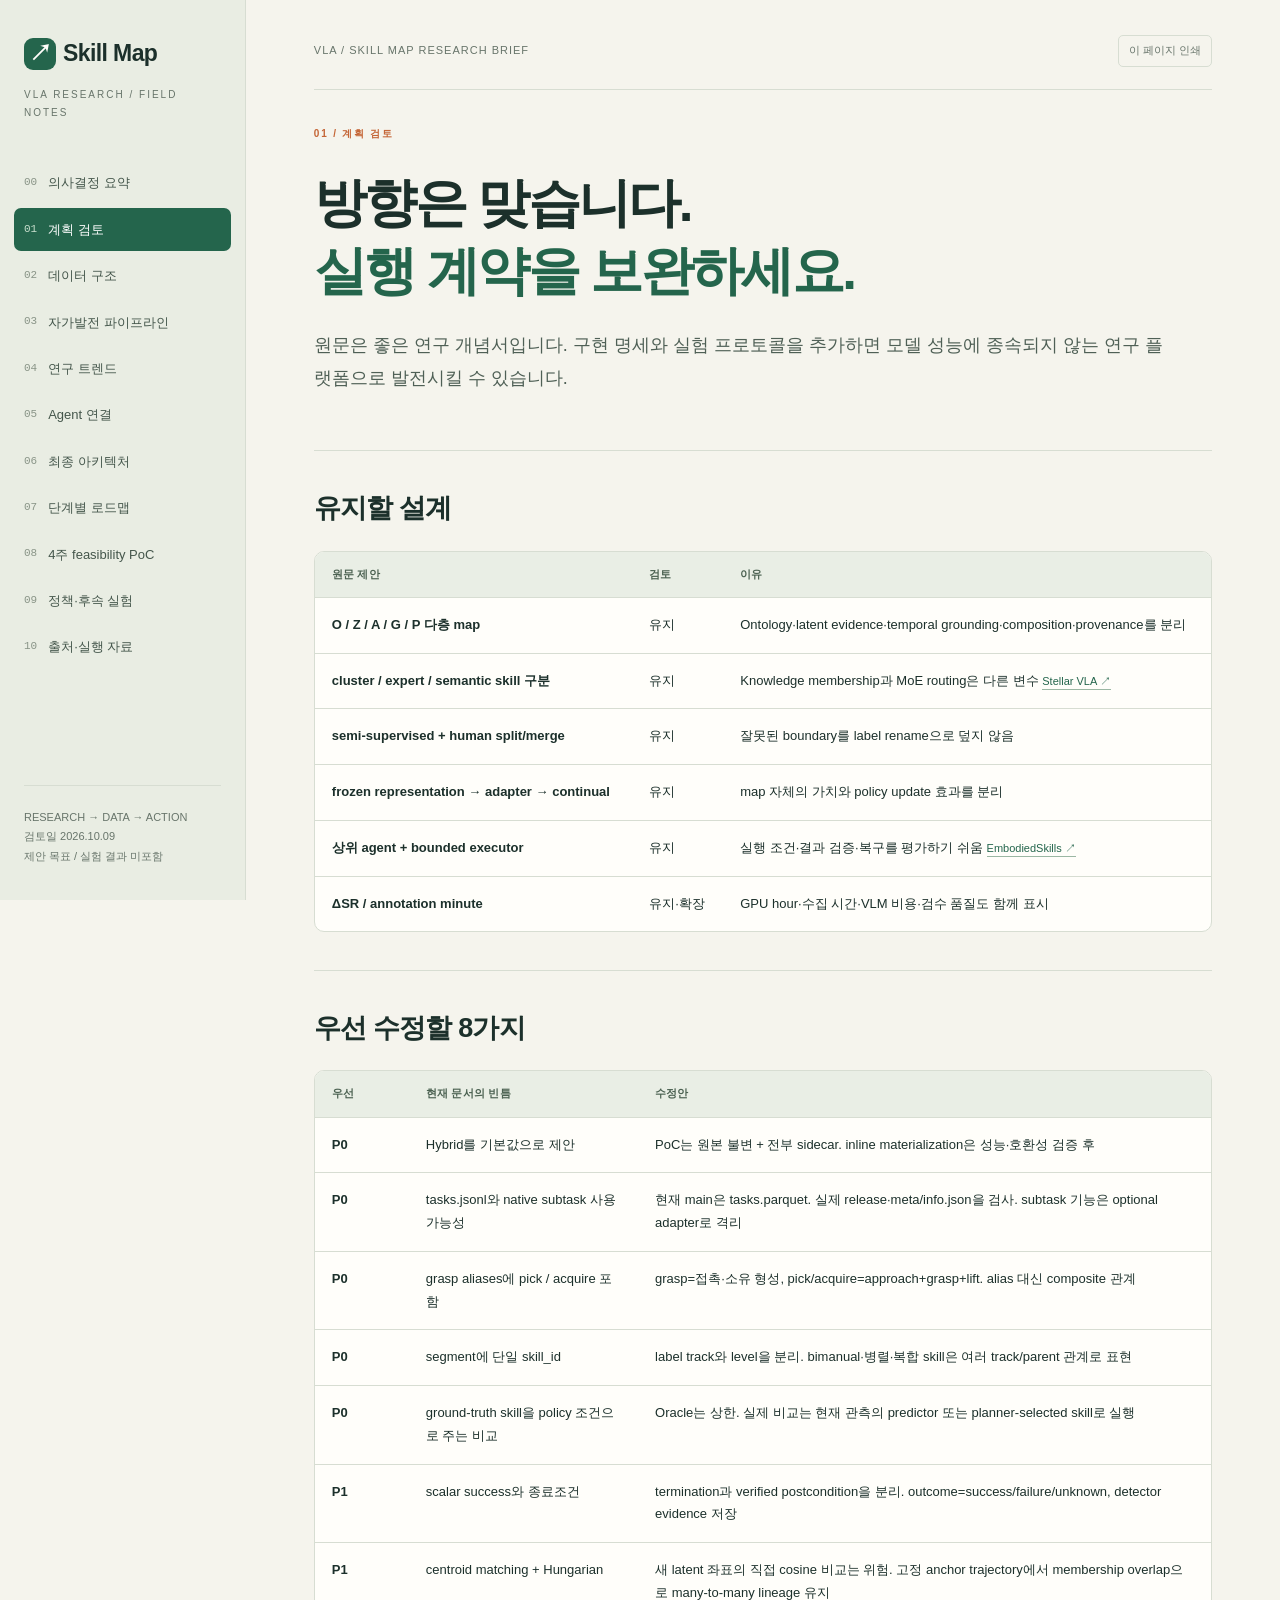
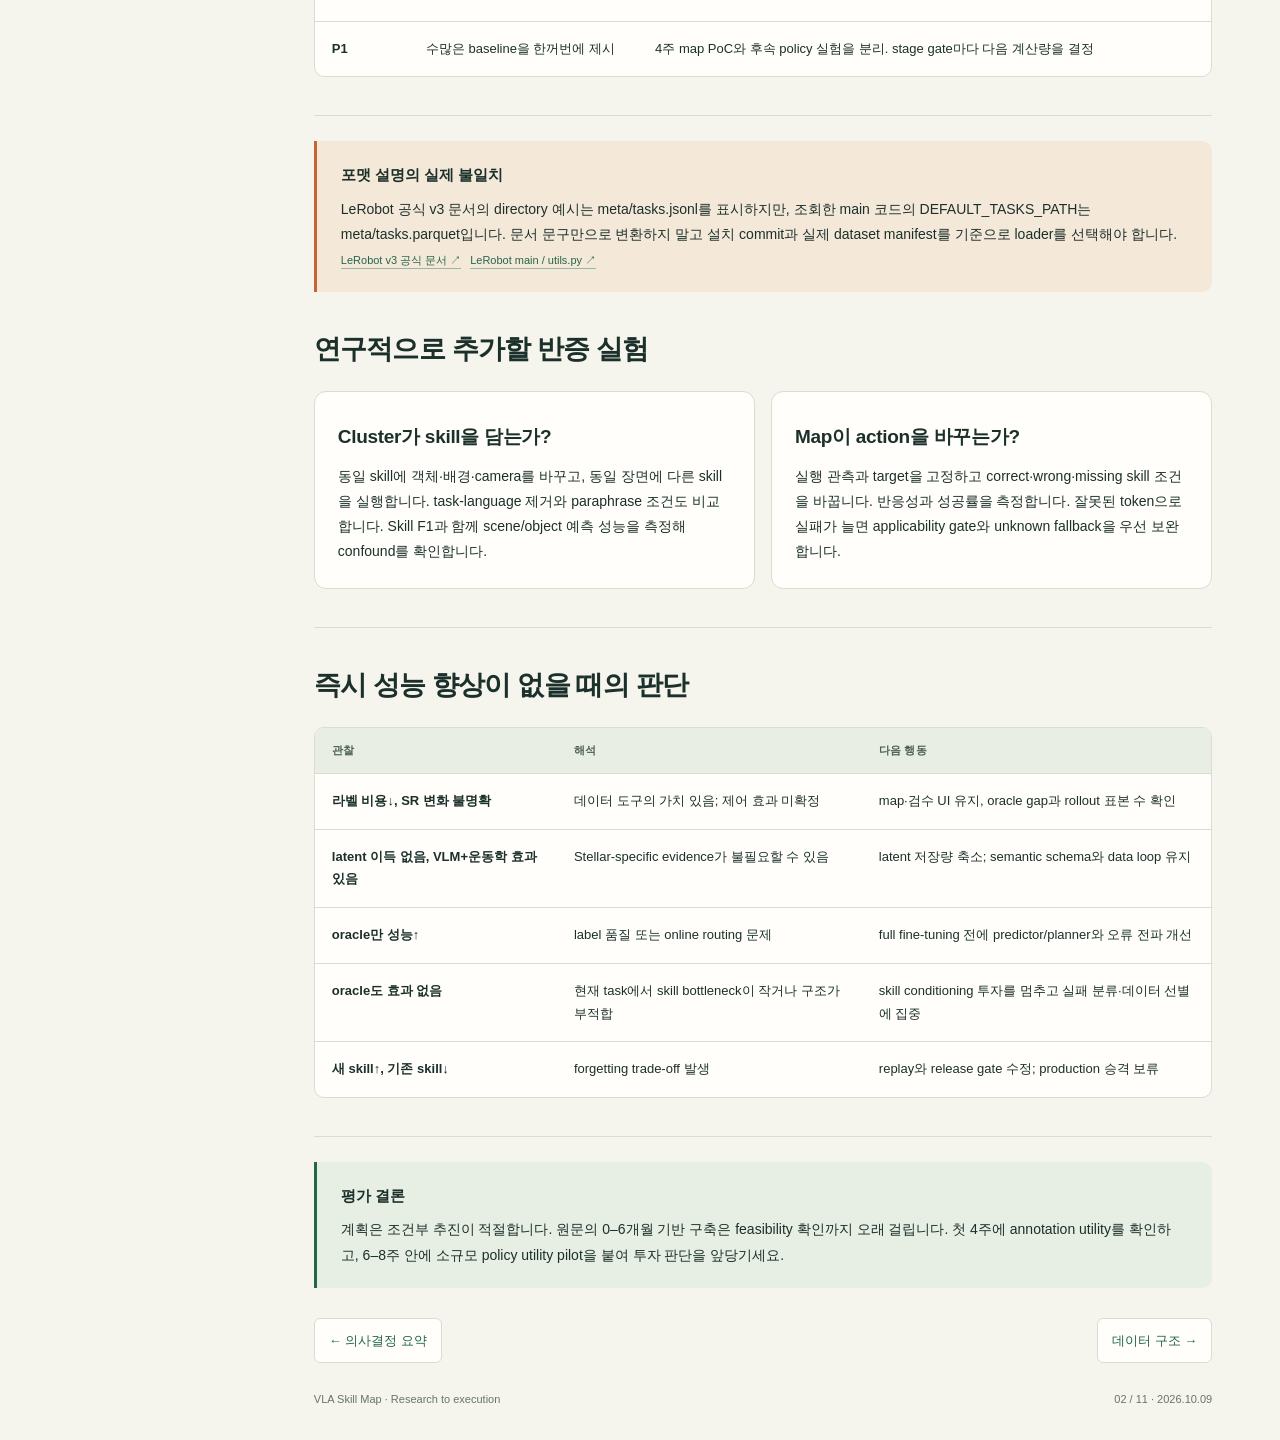
<file: docs/review.html>
<!doctype html>
<html lang="ko"><head><meta charset="utf-8"><meta name="viewport" content="width=device-width,initial-scale=1"><meta name="description" content="VLA Skill Map 연구 계획 검토: LeRobot v3, semi-supervised labeling, 데이터 엔진, Agent 연결과 PoC"><title>계획 검토 · VLA Skill Map</title><link rel="stylesheet" href="assets/style.css"><link rel="icon" href="assets/favicon.svg" type="image/svg+xml"><script src="assets/app.js" defer></script></head>
<body><a class="skip" href="#main">본문으로 이동</a><div class="mobile-header"><a href="index.html">VLA / Skill Map</a><button id="menu-toggle" aria-expanded="false" aria-controls="sidebar">목차</button></div>
<div class="shell"><aside class="sidebar" id="sidebar"><a class="brand" href="index.html"><span class="brand-mark">↗</span>Skill Map</a><div class="brand-sub">VLA RESEARCH / FIELD NOTES</div><nav class="nav" aria-label="리포트 주제"><a href="index.html"><span>00</span>의사결정 요약</a><a href="review.html" aria-current="page"><span>01</span>계획 검토</a><a href="schema.html"><span>02</span>데이터 구조</a><a href="pipeline.html"><span>03</span>자가발전 파이프라인</a><a href="trends.html"><span>04</span>연구 트렌드</a><a href="runtime.html"><span>05</span>Agent 연결</a><a href="architecture.html"><span>06</span>최종 아키텍처</a><a href="roadmap.html"><span>07</span>단계별 로드맵</a><a href="poc.html"><span>08</span>4주 feasibility PoC</a><a href="experiments.html"><span>09</span>정책·후속 실험</a><a href="sources.html"><span>10</span>출처·실행 자료</a></nav><div class="sidebar-footer">RESEARCH → DATA → ACTION<br>검토일 2026.10.09<br>제안 목표 / 실험 결과 미포함</div></aside>
<main class="main" id="main"><div class="topbar"><span>VLA / SKILL MAP RESEARCH BRIEF</span><button id="print-button" type="button">이 페이지 인쇄</button></div><header class="hero"><span class="eyebrow">01 / 계획 검토</span><h1>방향은 맞습니다.<br><em>실행 계약을 보완하세요.</em></h1><p class="lead">원문은 좋은 연구 개념서입니다. 구현 명세와 실험 프로토콜을 추가하면 모델 성능에 종속되지 않는 연구 플랫폼으로 발전시킬 수 있습니다.</p></header><section class="section"><h2>유지할 설계</h2><div class="table-wrap"><table><thead><tr><th>원문 제안</th><th>검토</th><th>이유</th></tr></thead><tbody><tr><td>O / Z / A / G / P 다층 map</td><td>유지</td><td>Ontology·latent evidence·temporal grounding·composition·provenance를 분리</td></tr><tr><td>cluster / expert / semantic skill 구분</td><td>유지</td><td>Knowledge membership과 MoE routing은 다른 변수 <a class="cite" href="https://arxiv.org/html/2511.18085v4" target="_blank" rel="noopener">Stellar VLA ↗</a></td></tr><tr><td>semi-supervised + human split/merge</td><td>유지</td><td>잘못된 boundary를 label rename으로 덮지 않음</td></tr><tr><td>frozen representation → adapter → continual</td><td>유지</td><td>map 자체의 가치와 policy update 효과를 분리</td></tr><tr><td>상위 agent + bounded executor</td><td>유지</td><td>실행 조건·결과 검증·복구를 평가하기 쉬움 <a class="cite" href="https://arxiv.org/abs/2609.01281" target="_blank" rel="noopener">EmbodiedSkills ↗</a></td></tr><tr><td>ΔSR / annotation minute</td><td>유지·확장</td><td>GPU hour·수집 시간·VLM 비용·검수 품질도 함께 표시</td></tr></tbody></table></div></section><section class="section"><h2>우선 수정할 8가지</h2><div class="table-wrap"><table><thead><tr><th>우선</th><th>현재 문서의 빈틈</th><th>수정안</th></tr></thead><tbody><tr><td>P0</td><td>Hybrid를 기본값으로 제안</td><td>PoC는 원본 불변 + 전부 sidecar. inline materialization은 성능·호환성 검증 후</td></tr><tr><td>P0</td><td>tasks.jsonl와 native subtask 사용 가능성</td><td>현재 main은 tasks.parquet. 실제 release·meta/info.json을 검사. subtask 기능은 optional adapter로 격리</td></tr><tr><td>P0</td><td>grasp aliases에 pick / acquire 포함</td><td>grasp=접촉·소유 형성, pick/acquire=approach+grasp+lift. alias 대신 composite 관계</td></tr><tr><td>P0</td><td>segment에 단일 skill_id</td><td>label track와 level을 분리. bimanual·병렬·복합 skill은 여러 track/parent 관계로 표현</td></tr><tr><td>P0</td><td>ground-truth skill을 policy 조건으로 주는 비교</td><td>Oracle는 상한. 실제 비교는 현재 관측의 predictor 또는 planner-selected skill로 실행</td></tr><tr><td>P1</td><td>scalar success와 종료조건</td><td>termination과 verified postcondition을 분리. outcome=success/failure/unknown, detector evidence 저장</td></tr><tr><td>P1</td><td>centroid matching + Hungarian</td><td>새 latent 좌표의 직접 cosine 비교는 위험. 고정 anchor trajectory에서 membership overlap으로 many-to-many lineage 유지</td></tr><tr><td>P1</td><td>수많은 baseline을 한꺼번에 제시</td><td>4주 map PoC와 후속 policy 실험을 분리. stage gate마다 다음 계산량을 결정</td></tr></tbody></table></div></section><aside class="note warning"><strong>포맷 설명의 실제 불일치</strong><p>LeRobot 공식 v3 문서의 directory 예시는 meta/tasks.jsonl를 표시하지만, 조회한 main 코드의 DEFAULT_TASKS_PATH는 meta/tasks.parquet입니다. 문서 문구만으로 변환하지 말고 설치 commit과 실제 dataset manifest를 기준으로 loader를 선택해야 합니다. <a class="cite" href="https://huggingface.co/docs/lerobot/lerobot-dataset-v3" target="_blank" rel="noopener">LeRobot v3 공식 문서 ↗</a> <a class="cite" href="https://github.com/huggingface/lerobot/blob/main/src/lerobot/datasets/utils.py" target="_blank" rel="noopener">LeRobot main / utils.py ↗</a></p></aside><section class="section"><h2>연구적으로 추가할 반증 실험</h2><div class="grid two"><article class="card"><h3>Cluster가 skill을 담는가?</h3><p>동일 skill에 객체·배경·camera를 바꾸고, 동일 장면에 다른 skill을 실행합니다. task-language 제거와 paraphrase 조건도 비교합니다. Skill F1과 함께 scene/object 예측 성능을 측정해 confound를 확인합니다.</p></article><article class="card"><h3>Map이 action을 바꾸는가?</h3><p>실행 관측과 target을 고정하고 correct·wrong·missing skill 조건을 바꿉니다. 반응성과 성공률을 측정합니다. 잘못된 token으로 실패가 늘면 applicability gate와 unknown fallback을 우선 보완합니다.</p></article></div></section><section class="section"><h2>즉시 성능 향상이 없을 때의 판단</h2><div class="table-wrap"><table><thead><tr><th>관찰</th><th>해석</th><th>다음 행동</th></tr></thead><tbody><tr><td>라벨 비용↓, SR 변화 불명확</td><td>데이터 도구의 가치 있음; 제어 효과 미확정</td><td>map·검수 UI 유지, oracle gap과 rollout 표본 수 확인</td></tr><tr><td>latent 이득 없음, VLM+운동학 효과 있음</td><td>Stellar-specific evidence가 불필요할 수 있음</td><td>latent 저장량 축소; semantic schema와 data loop 유지</td></tr><tr><td>oracle만 성능↑</td><td>label 품질 또는 online routing 문제</td><td>full fine-tuning 전에 predictor/planner와 오류 전파 개선</td></tr><tr><td>oracle도 효과 없음</td><td>현재 task에서 skill bottleneck이 작거나 구조가 부적합</td><td>skill conditioning 투자를 멈추고 실패 분류·데이터 선별에 집중</td></tr><tr><td>새 skill↑, 기존 skill↓</td><td>forgetting trade-off 발생</td><td>replay와 release gate 수정; production 승격 보류</td></tr></tbody></table></div></section><aside class="note "><strong>평가 결론</strong><p>계획은 조건부 추진이 적절합니다. 원문의 0–6개월 기반 구축은 feasibility 확인까지 오래 걸립니다. 첫 4주에 annotation utility를 확인하고, 6–8주 안에 소규모 policy utility pilot을 붙여 투자 판단을 앞당기세요.</p></aside><nav class="pager" aria-label="이전과 다음 주제"><a href="index.html">← 의사결정 요약</a><a href="schema.html">데이터 구조 →</a></nav><footer class="footer"><span>VLA Skill Map · Research to execution</span><span>02 / 11 · 2026.10.09</span></footer></main></div></body></html>
</file>
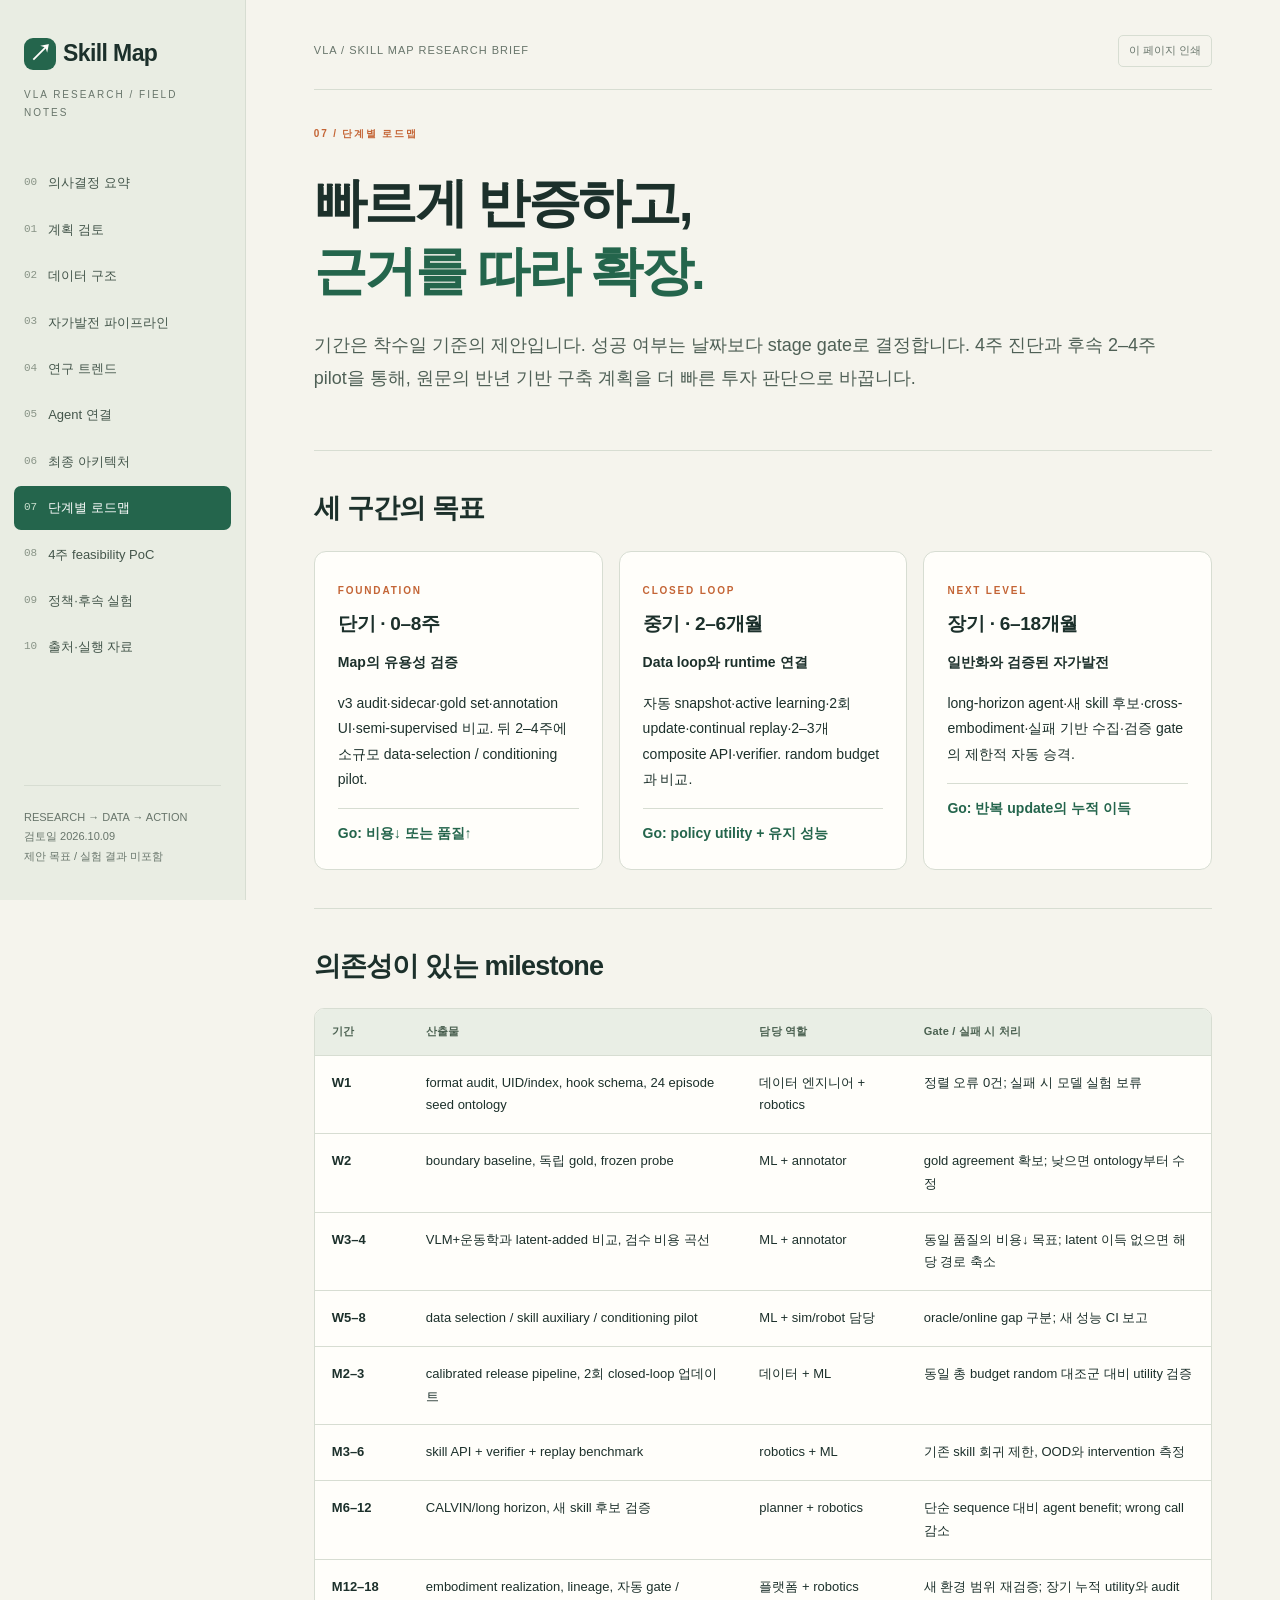
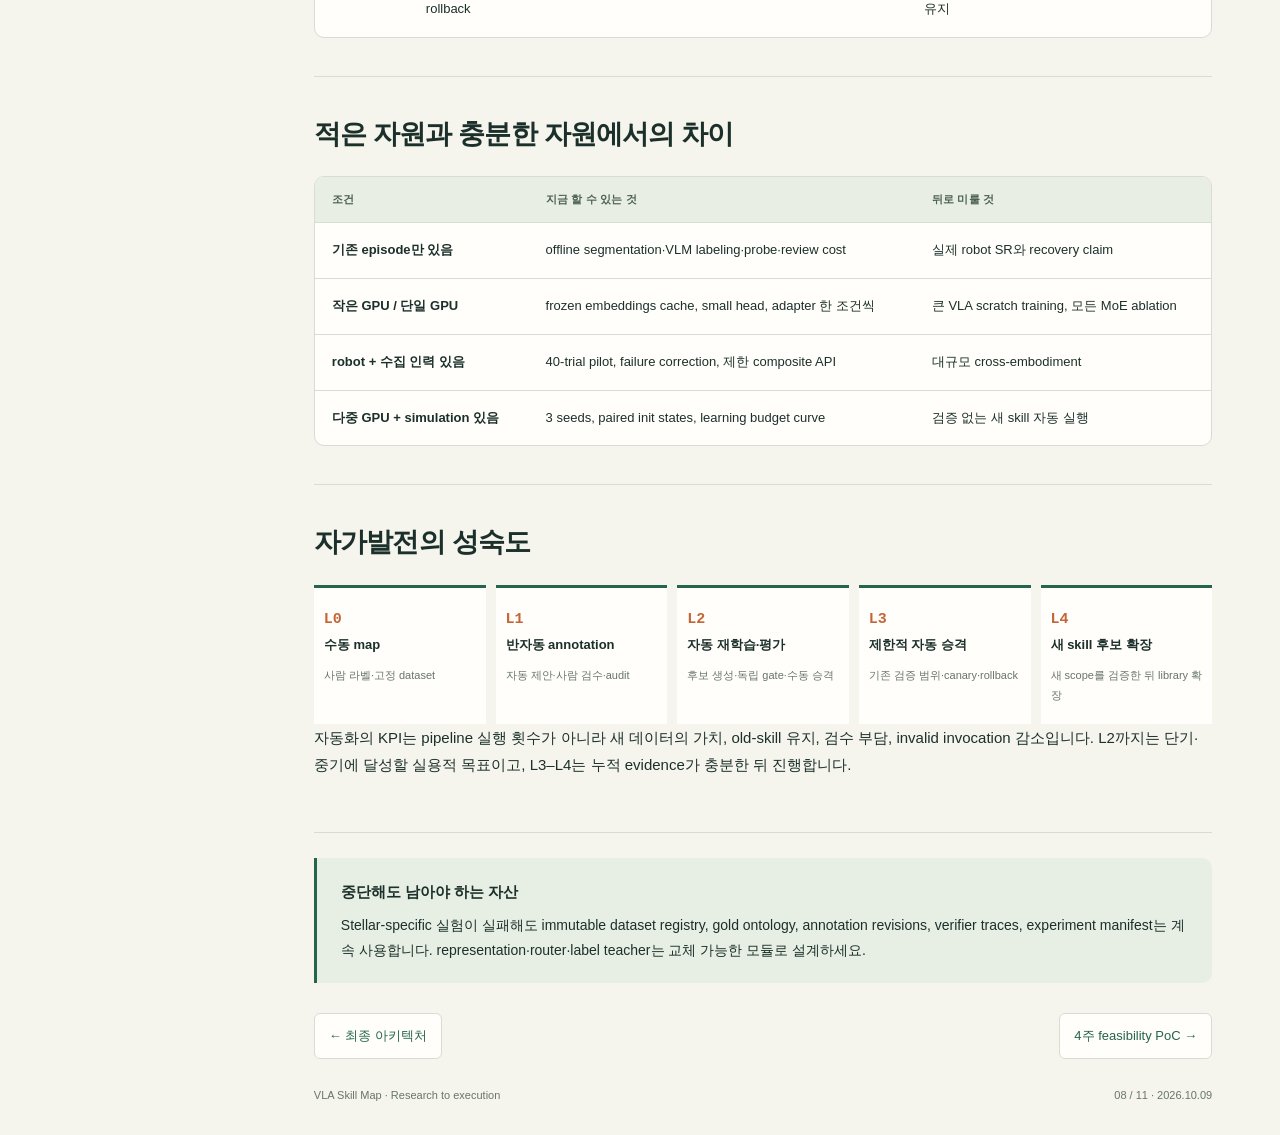
<file: docs/roadmap.html>
<!doctype html>
<html lang="ko"><head><meta charset="utf-8"><meta name="viewport" content="width=device-width,initial-scale=1"><meta name="description" content="VLA Skill Map 연구 계획 검토: LeRobot v3, semi-supervised labeling, 데이터 엔진, Agent 연결과 PoC"><title>단계별 로드맵 · VLA Skill Map</title><link rel="stylesheet" href="assets/style.css"><link rel="icon" href="assets/favicon.svg" type="image/svg+xml"><script src="assets/app.js" defer></script></head>
<body><a class="skip" href="#main">본문으로 이동</a><div class="mobile-header"><a href="index.html">VLA / Skill Map</a><button id="menu-toggle" aria-expanded="false" aria-controls="sidebar">목차</button></div>
<div class="shell"><aside class="sidebar" id="sidebar"><a class="brand" href="index.html"><span class="brand-mark">↗</span>Skill Map</a><div class="brand-sub">VLA RESEARCH / FIELD NOTES</div><nav class="nav" aria-label="리포트 주제"><a href="index.html"><span>00</span>의사결정 요약</a><a href="review.html"><span>01</span>계획 검토</a><a href="schema.html"><span>02</span>데이터 구조</a><a href="pipeline.html"><span>03</span>자가발전 파이프라인</a><a href="trends.html"><span>04</span>연구 트렌드</a><a href="runtime.html"><span>05</span>Agent 연결</a><a href="architecture.html"><span>06</span>최종 아키텍처</a><a href="roadmap.html" aria-current="page"><span>07</span>단계별 로드맵</a><a href="poc.html"><span>08</span>4주 feasibility PoC</a><a href="experiments.html"><span>09</span>정책·후속 실험</a><a href="sources.html"><span>10</span>출처·실행 자료</a></nav><div class="sidebar-footer">RESEARCH → DATA → ACTION<br>검토일 2026.10.09<br>제안 목표 / 실험 결과 미포함</div></aside>
<main class="main" id="main"><div class="topbar"><span>VLA / SKILL MAP RESEARCH BRIEF</span><button id="print-button" type="button">이 페이지 인쇄</button></div><header class="hero"><span class="eyebrow">07 / 단계별 로드맵</span><h1>빠르게 반증하고,<br><em>근거를 따라 확장.</em></h1><p class="lead">기간은 착수일 기준의 제안입니다. 성공 여부는 날짜보다 stage gate로 결정합니다. 4주 진단과 후속 2–4주 pilot을 통해, 원문의 반년 기반 구축 계획을 더 빠른 투자 판단으로 바꿉니다.</p></header><section class="section"><h2>세 구간의 목표</h2><div class="grid three"><article class="card"><span class="eyebrow">FOUNDATION</span><h3>단기 · 0–8주</h3><p><strong>Map의 유용성 검증</strong></p><p>v3 audit·sidecar·gold set·annotation UI·semi-supervised 비교. 뒤 2–4주에 소규모 data-selection / conditioning pilot.</p><p class="metric">Go: 비용↓ 또는 품질↑</p></article><article class="card"><span class="eyebrow">CLOSED LOOP</span><h3>중기 · 2–6개월</h3><p><strong>Data loop와 runtime 연결</strong></p><p>자동 snapshot·active learning·2회 update·continual replay·2–3개 composite API·verifier. random budget과 비교.</p><p class="metric">Go: policy utility + 유지 성능</p></article><article class="card"><span class="eyebrow">NEXT LEVEL</span><h3>장기 · 6–18개월</h3><p><strong>일반화와 검증된 자가발전</strong></p><p>long-horizon agent·새 skill 후보·cross-embodiment·실패 기반 수집·검증 gate의 제한적 자동 승격.</p><p class="metric">Go: 반복 update의 누적 이득</p></article></div></section><section class="section"><h2>의존성이 있는 milestone</h2><div class="table-wrap"><table><thead><tr><th>기간</th><th>산출물</th><th>담당 역할</th><th>Gate / 실패 시 처리</th></tr></thead><tbody><tr><td>W1</td><td>format audit, UID/index, hook schema, 24 episode seed ontology</td><td>데이터 엔지니어 + robotics</td><td>정렬 오류 0건; 실패 시 모델 실험 보류</td></tr><tr><td>W2</td><td>boundary baseline, 독립 gold, frozen probe</td><td>ML + annotator</td><td>gold agreement 확보; 낮으면 ontology부터 수정</td></tr><tr><td>W3–4</td><td>VLM+운동학과 latent-added 비교, 검수 비용 곡선</td><td>ML + annotator</td><td>동일 품질의 비용↓ 목표; latent 이득 없으면 해당 경로 축소</td></tr><tr><td>W5–8</td><td>data selection / skill auxiliary / conditioning pilot</td><td>ML + sim/robot 담당</td><td>oracle/online gap 구분; 새 성능 CI 보고</td></tr><tr><td>M2–3</td><td>calibrated release pipeline, 2회 closed-loop 업데이트</td><td>데이터 + ML</td><td>동일 총 budget random 대조군 대비 utility 검증</td></tr><tr><td>M3–6</td><td>skill API + verifier + replay benchmark</td><td>robotics + ML</td><td>기존 skill 회귀 제한, OOD와 intervention 측정</td></tr><tr><td>M6–12</td><td>CALVIN/long horizon, 새 skill 후보 검증</td><td>planner + robotics</td><td>단순 sequence 대비 agent benefit; wrong call 감소</td></tr><tr><td>M12–18</td><td>embodiment realization, lineage, 자동 gate / rollback</td><td>플랫폼 + robotics</td><td>새 환경 범위 재검증; 장기 누적 utility와 audit 유지</td></tr></tbody></table></div></section><section class="section"><h2>적은 자원과 충분한 자원에서의 차이</h2><div class="table-wrap"><table><thead><tr><th>조건</th><th>지금 할 수 있는 것</th><th>뒤로 미룰 것</th></tr></thead><tbody><tr><td>기존 episode만 있음</td><td>offline segmentation·VLM labeling·probe·review cost</td><td>실제 robot SR와 recovery claim</td></tr><tr><td>작은 GPU / 단일 GPU</td><td>frozen embeddings cache, small head, adapter 한 조건씩</td><td>큰 VLA scratch training, 모든 MoE ablation</td></tr><tr><td>robot + 수집 인력 있음</td><td>40-trial pilot, failure correction, 제한 composite API</td><td>대규모 cross-embodiment</td></tr><tr><td>다중 GPU + simulation 있음</td><td>3 seeds, paired init states, learning budget curve</td><td>검증 없는 새 skill 자동 실행</td></tr></tbody></table></div></section><section class="section"><h2>자가발전의 성숙도</h2><div class="maturity"><div><b>L0</b><strong>수동 map</strong><small>사람 라벨·고정 dataset</small></div><div><b>L1</b><strong>반자동 annotation</strong><small>자동 제안·사람 검수·audit</small></div><div><b>L2</b><strong>자동 재학습·평가</strong><small>후보 생성·독립 gate·수동 승격</small></div><div><b>L3</b><strong>제한적 자동 승격</strong><small>기존 검증 범위·canary·rollback</small></div><div><b>L4</b><strong>새 skill 후보 확장</strong><small>새 scope를 검증한 뒤 library 확장</small></div></div><p>자동화의 KPI는 pipeline 실행 횟수가 아니라 새 데이터의 가치, old-skill 유지, 검수 부담, invalid invocation 감소입니다. L2까지는 단기·중기에 달성할 실용적 목표이고, L3–L4는 누적 evidence가 충분한 뒤 진행합니다.</p></section><aside class="note "><strong>중단해도 남아야 하는 자산</strong><p>Stellar-specific 실험이 실패해도 immutable dataset registry, gold ontology, annotation revisions, verifier traces, experiment manifest는 계속 사용합니다. representation·router·label teacher는 교체 가능한 모듈로 설계하세요.</p></aside><nav class="pager" aria-label="이전과 다음 주제"><a href="architecture.html">← 최종 아키텍처</a><a href="poc.html">4주 feasibility PoC →</a></nav><footer class="footer"><span>VLA Skill Map · Research to execution</span><span>08 / 11 · 2026.10.09</span></footer></main></div></body></html>
</file>
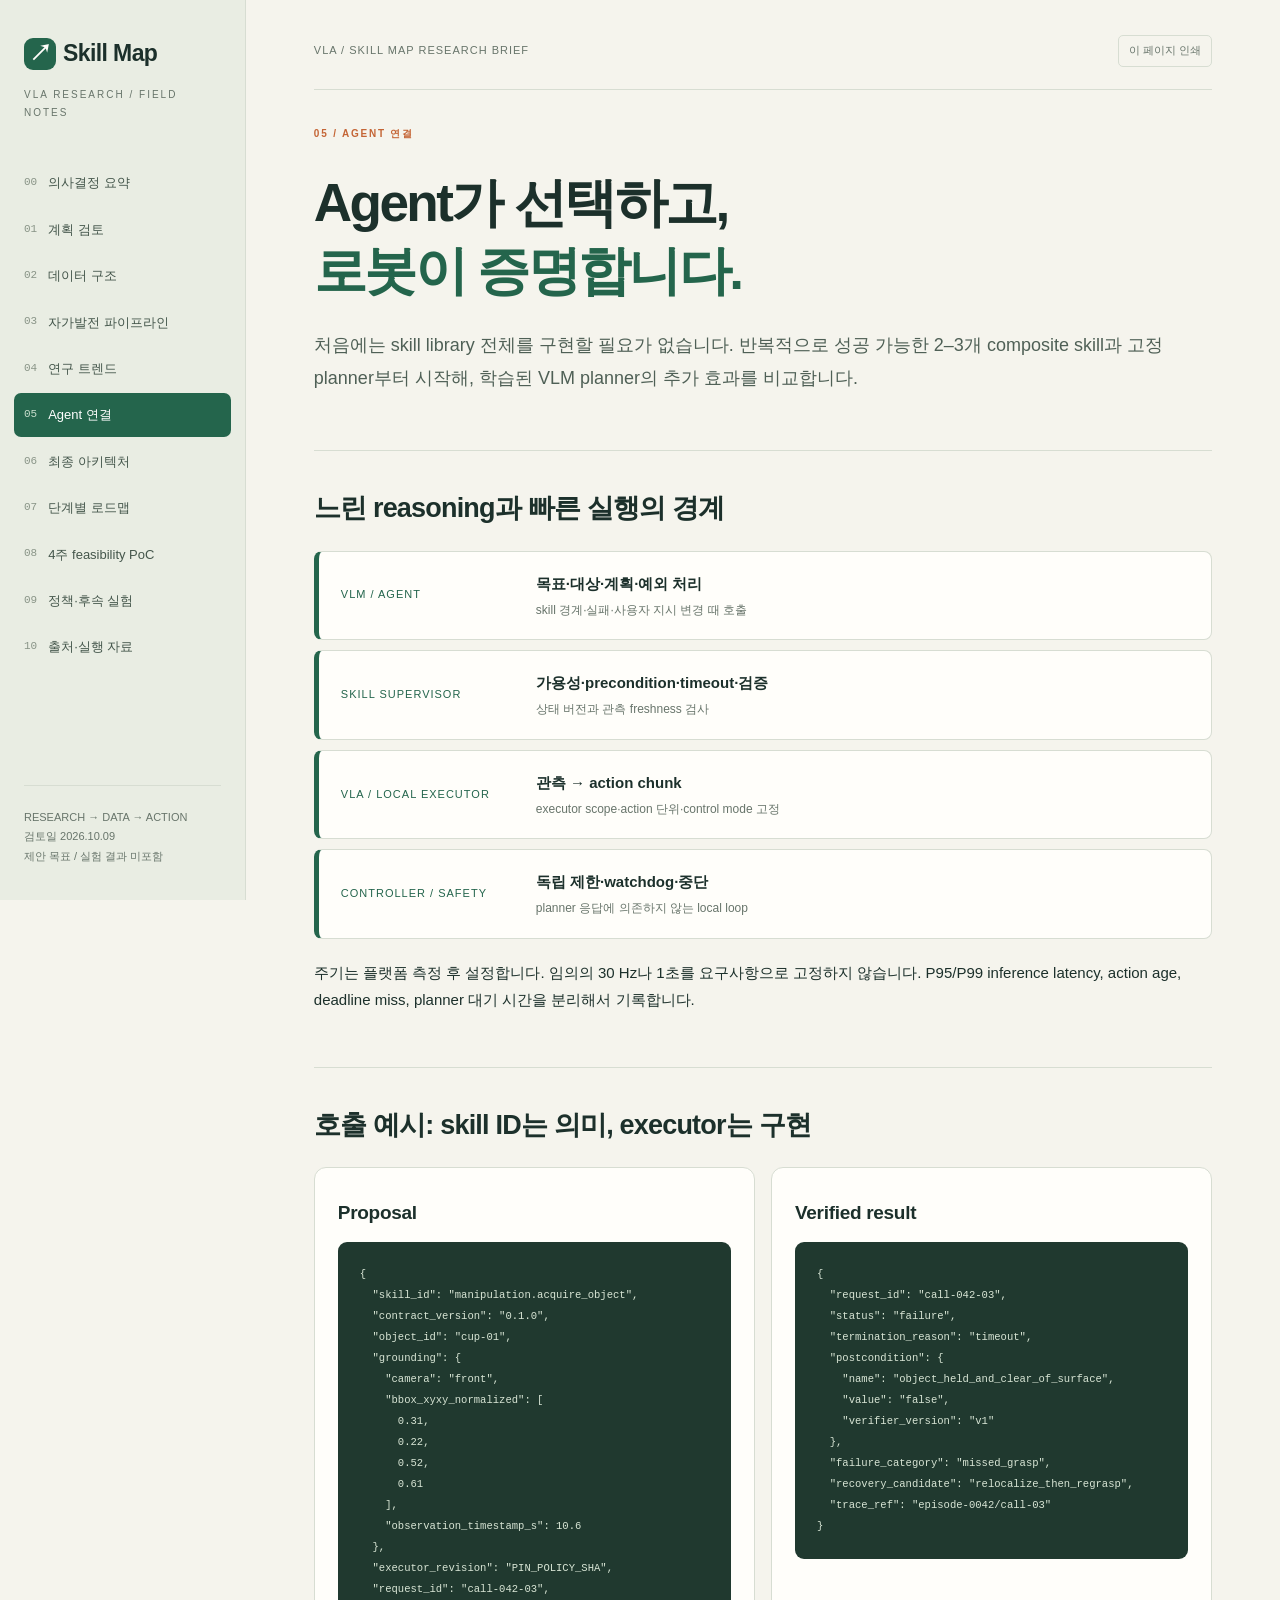
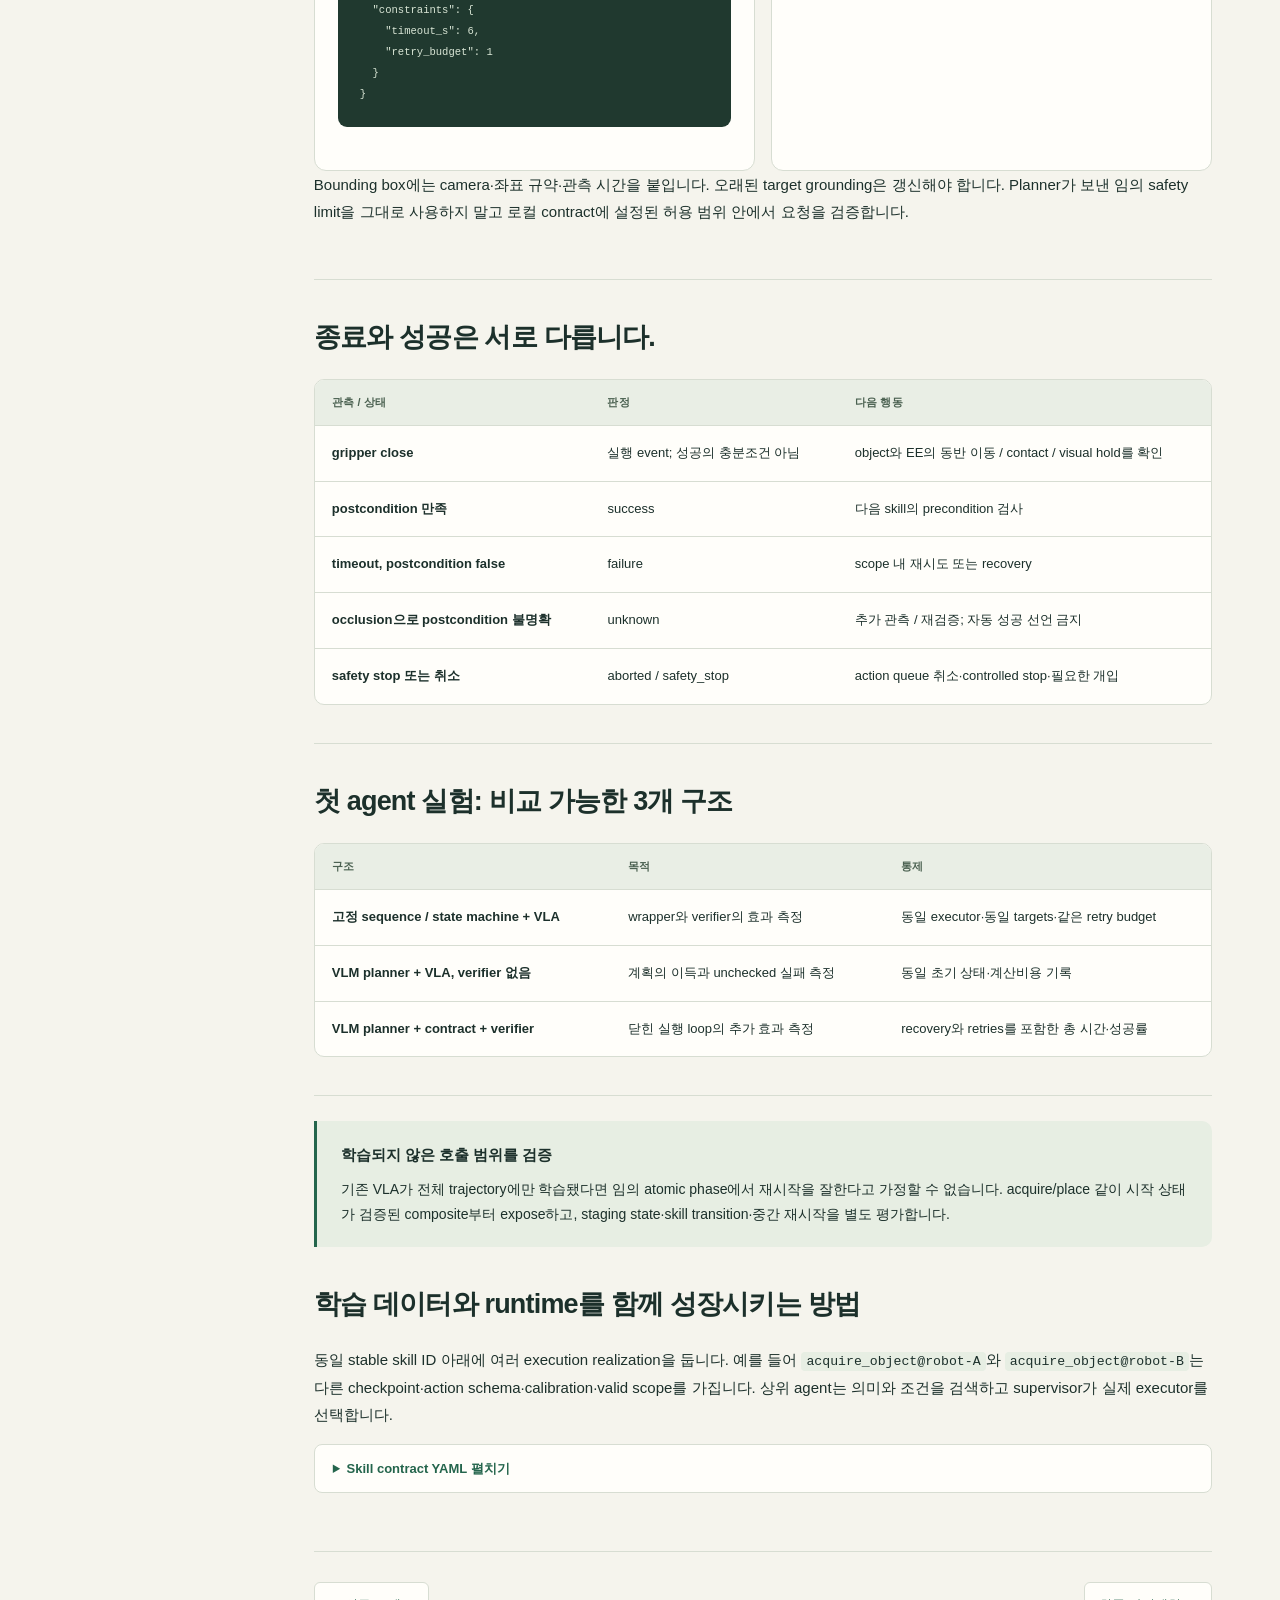
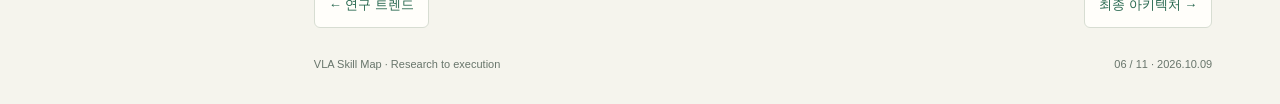
<file: docs/runtime.html>
<!doctype html>
<html lang="ko"><head><meta charset="utf-8"><meta name="viewport" content="width=device-width,initial-scale=1"><meta name="description" content="VLA Skill Map 연구 계획 검토: LeRobot v3, semi-supervised labeling, 데이터 엔진, Agent 연결과 PoC"><title>Agent 연결 · VLA Skill Map</title><link rel="stylesheet" href="assets/style.css"><link rel="icon" href="assets/favicon.svg" type="image/svg+xml"><script src="assets/app.js" defer></script></head>
<body><a class="skip" href="#main">본문으로 이동</a><div class="mobile-header"><a href="index.html">VLA / Skill Map</a><button id="menu-toggle" aria-expanded="false" aria-controls="sidebar">목차</button></div>
<div class="shell"><aside class="sidebar" id="sidebar"><a class="brand" href="index.html"><span class="brand-mark">↗</span>Skill Map</a><div class="brand-sub">VLA RESEARCH / FIELD NOTES</div><nav class="nav" aria-label="리포트 주제"><a href="index.html"><span>00</span>의사결정 요약</a><a href="review.html"><span>01</span>계획 검토</a><a href="schema.html"><span>02</span>데이터 구조</a><a href="pipeline.html"><span>03</span>자가발전 파이프라인</a><a href="trends.html"><span>04</span>연구 트렌드</a><a href="runtime.html" aria-current="page"><span>05</span>Agent 연결</a><a href="architecture.html"><span>06</span>최종 아키텍처</a><a href="roadmap.html"><span>07</span>단계별 로드맵</a><a href="poc.html"><span>08</span>4주 feasibility PoC</a><a href="experiments.html"><span>09</span>정책·후속 실험</a><a href="sources.html"><span>10</span>출처·실행 자료</a></nav><div class="sidebar-footer">RESEARCH → DATA → ACTION<br>검토일 2026.10.09<br>제안 목표 / 실험 결과 미포함</div></aside>
<main class="main" id="main"><div class="topbar"><span>VLA / SKILL MAP RESEARCH BRIEF</span><button id="print-button" type="button">이 페이지 인쇄</button></div><header class="hero"><span class="eyebrow">05 / Agent 연결</span><h1>Agent가 선택하고,<br><em>로봇이 증명합니다.</em></h1><p class="lead">처음에는 skill library 전체를 구현할 필요가 없습니다. 반복적으로 성공 가능한 2–3개 composite skill과 고정 planner부터 시작해, 학습된 VLM planner의 추가 효과를 비교합니다.</p></header><section class="section"><h2>느린 reasoning과 빠른 실행의 경계</h2><div class="runtime-stack"><div><span>VLM / AGENT</span><strong>목표·대상·계획·예외 처리</strong><small>skill 경계·실패·사용자 지시 변경 때 호출</small></div><div><span>SKILL SUPERVISOR</span><strong>가용성·precondition·timeout·검증</strong><small>상태 버전과 관측 freshness 검사</small></div><div><span>VLA / LOCAL EXECUTOR</span><strong>관측 → action chunk</strong><small>executor scope·action 단위·control mode 고정</small></div><div><span>CONTROLLER / SAFETY</span><strong>독립 제한·watchdog·중단</strong><small>planner 응답에 의존하지 않는 local loop</small></div></div><p>주기는 플랫폼 측정 후 설정합니다. 임의의 30 Hz나 1초를 요구사항으로 고정하지 않습니다. P95/P99 inference latency, action age, deadline miss, planner 대기 시간을 분리해서 기록합니다.</p></section><section class="section"><h2>호출 예시: skill ID는 의미, executor는 구현</h2><div class="grid two"><article class="card"><h3>Proposal</h3><pre><code>{
  &quot;skill_id&quot;: &quot;manipulation.acquire_object&quot;,
  &quot;contract_version&quot;: &quot;0.1.0&quot;,
  &quot;object_id&quot;: &quot;cup-01&quot;,
  &quot;grounding&quot;: {
    &quot;camera&quot;: &quot;front&quot;,
    &quot;bbox_xyxy_normalized&quot;: [
      0.31,
      0.22,
      0.52,
      0.61
    ],
    &quot;observation_timestamp_s&quot;: 10.6
  },
  &quot;executor_revision&quot;: &quot;PIN_POLICY_SHA&quot;,
  &quot;request_id&quot;: &quot;call-042-03&quot;,
  &quot;constraints&quot;: {
    &quot;timeout_s&quot;: 6,
    &quot;retry_budget&quot;: 1
  }
}</code></pre></article><article class="card"><h3>Verified result</h3><pre><code>{
  &quot;request_id&quot;: &quot;call-042-03&quot;,
  &quot;status&quot;: &quot;failure&quot;,
  &quot;termination_reason&quot;: &quot;timeout&quot;,
  &quot;postcondition&quot;: {
    &quot;name&quot;: &quot;object_held_and_clear_of_surface&quot;,
    &quot;value&quot;: &quot;false&quot;,
    &quot;verifier_version&quot;: &quot;v1&quot;
  },
  &quot;failure_category&quot;: &quot;missed_grasp&quot;,
  &quot;recovery_candidate&quot;: &quot;relocalize_then_regrasp&quot;,
  &quot;trace_ref&quot;: &quot;episode-0042/call-03&quot;
}</code></pre></article></div><p>Bounding box에는 camera·좌표 규약·관측 시간을 붙입니다. 오래된 target grounding은 갱신해야 합니다. Planner가 보낸 임의 safety limit을 그대로 사용하지 말고 로컬 contract에 설정된 허용 범위 안에서 요청을 검증합니다.</p></section><section class="section"><h2>종료와 성공은 서로 다릅니다.</h2><div class="table-wrap"><table><thead><tr><th>관측 / 상태</th><th>판정</th><th>다음 행동</th></tr></thead><tbody><tr><td>gripper close</td><td>실행 event; 성공의 충분조건 아님</td><td>object와 EE의 동반 이동 / contact / visual hold를 확인</td></tr><tr><td>postcondition 만족</td><td>success</td><td>다음 skill의 precondition 검사</td></tr><tr><td>timeout, postcondition false</td><td>failure</td><td>scope 내 재시도 또는 recovery</td></tr><tr><td>occlusion으로 postcondition 불명확</td><td>unknown</td><td>추가 관측 / 재검증; 자동 성공 선언 금지</td></tr><tr><td>safety stop 또는 취소</td><td>aborted / safety_stop</td><td>action queue 취소·controlled stop·필요한 개입</td></tr></tbody></table></div></section><section class="section"><h2>첫 agent 실험: 비교 가능한 3개 구조</h2><div class="table-wrap"><table><thead><tr><th>구조</th><th>목적</th><th>통제</th></tr></thead><tbody><tr><td>고정 sequence / state machine + VLA</td><td>wrapper와 verifier의 효과 측정</td><td>동일 executor·동일 targets·같은 retry budget</td></tr><tr><td>VLM planner + VLA, verifier 없음</td><td>계획의 이득과 unchecked 실패 측정</td><td>동일 초기 상태·계산비용 기록</td></tr><tr><td>VLM planner + contract + verifier</td><td>닫힌 실행 loop의 추가 효과 측정</td><td>recovery와 retries를 포함한 총 시간·성공률</td></tr></tbody></table></div></section><aside class="note "><strong>학습되지 않은 호출 범위를 검증</strong><p>기존 VLA가 전체 trajectory에만 학습됐다면 임의 atomic phase에서 재시작을 잘한다고 가정할 수 없습니다. acquire/place 같이 시작 상태가 검증된 composite부터 expose하고, staging state·skill transition·중간 재시작을 별도 평가합니다.</p></aside><section class="section"><h2>학습 데이터와 runtime를 함께 성장시키는 방법</h2><p>동일 stable skill ID 아래에 여러 execution realization을 둡니다. 예를 들어 <code>acquire_object@robot-A</code>와 <code>acquire_object@robot-B</code>는 다른 checkpoint·action schema·calibration·valid scope를 가집니다. 상위 agent는 의미와 조건을 검색하고 supervisor가 실제 executor를 선택합니다.</p><details class="expandable"><summary>Skill contract YAML 펼치기</summary><pre><code>skill_id: manipulation.acquire_object
contract_version: 0.1.0
semantic_level: composite
children: [approach, grasp, lift]
arguments:
  object_id: required
  target_pose_frame: robot_base
preconditions: [target_grounded, reachable, gripper_empty]
termination: [postcondition_satisfied, timeout, abort, safety_stop]
postcondition: object_held_and_clear_of_surface
executor:
  policy_checkpoint: PIN_CHECKPOINT_SHA
  embodiment: PIN_ROBOT_CONFIG
  calibration_id: PIN_CALIBRATION
  supported_start_states: PIN_VALIDATED_SCOPE
  action_schema: PIN_FRAME_UNITS_JOINT_ORDER
  max_duration_s: SET_FROM_MEASUREMENTS
  retry_budget: 1
verification:
  model_version: PIN_VERIFIER
  result: [success, failure, unknown]
fallback: controlled_stop_then_human_review
release_status: candidate</code></pre></details></section><nav class="pager" aria-label="이전과 다음 주제"><a href="trends.html">← 연구 트렌드</a><a href="architecture.html">최종 아키텍처 →</a></nav><footer class="footer"><span>VLA Skill Map · Research to execution</span><span>06 / 11 · 2026.10.09</span></footer></main></div></body></html>
</file>
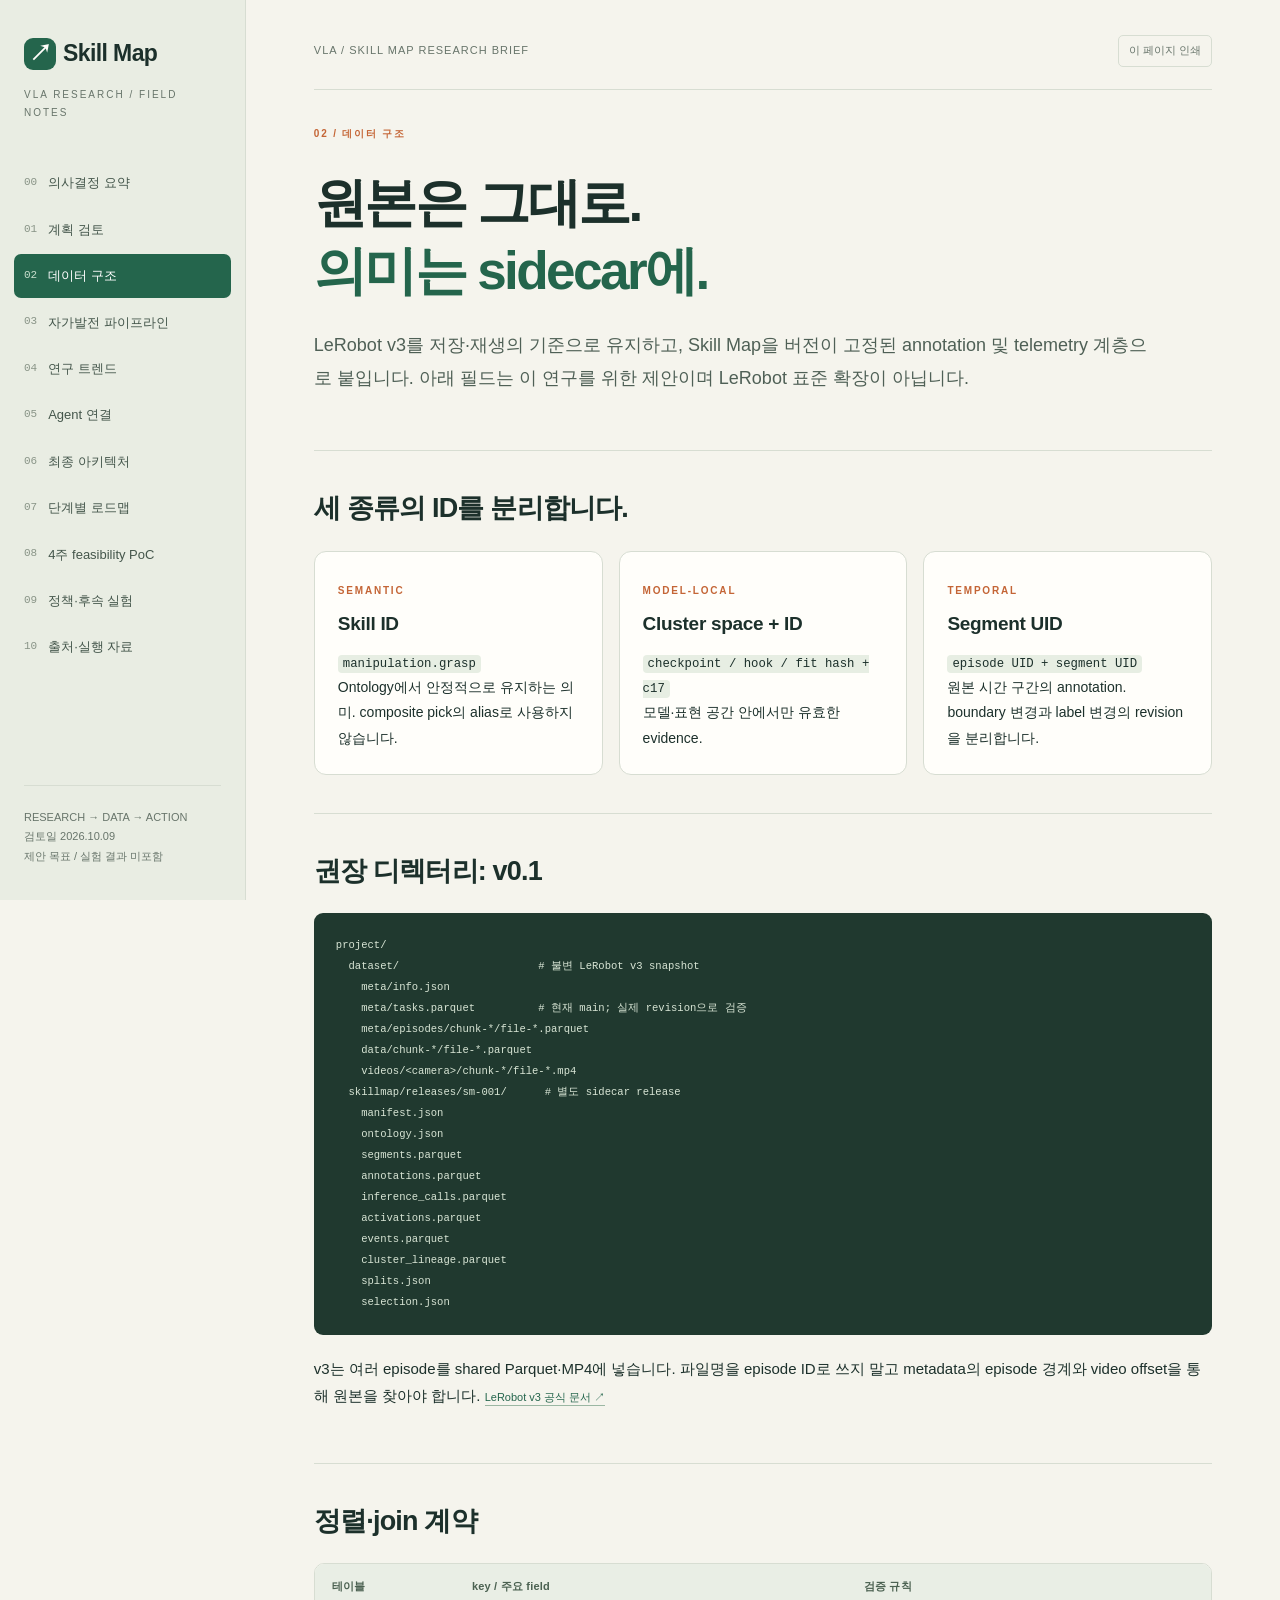
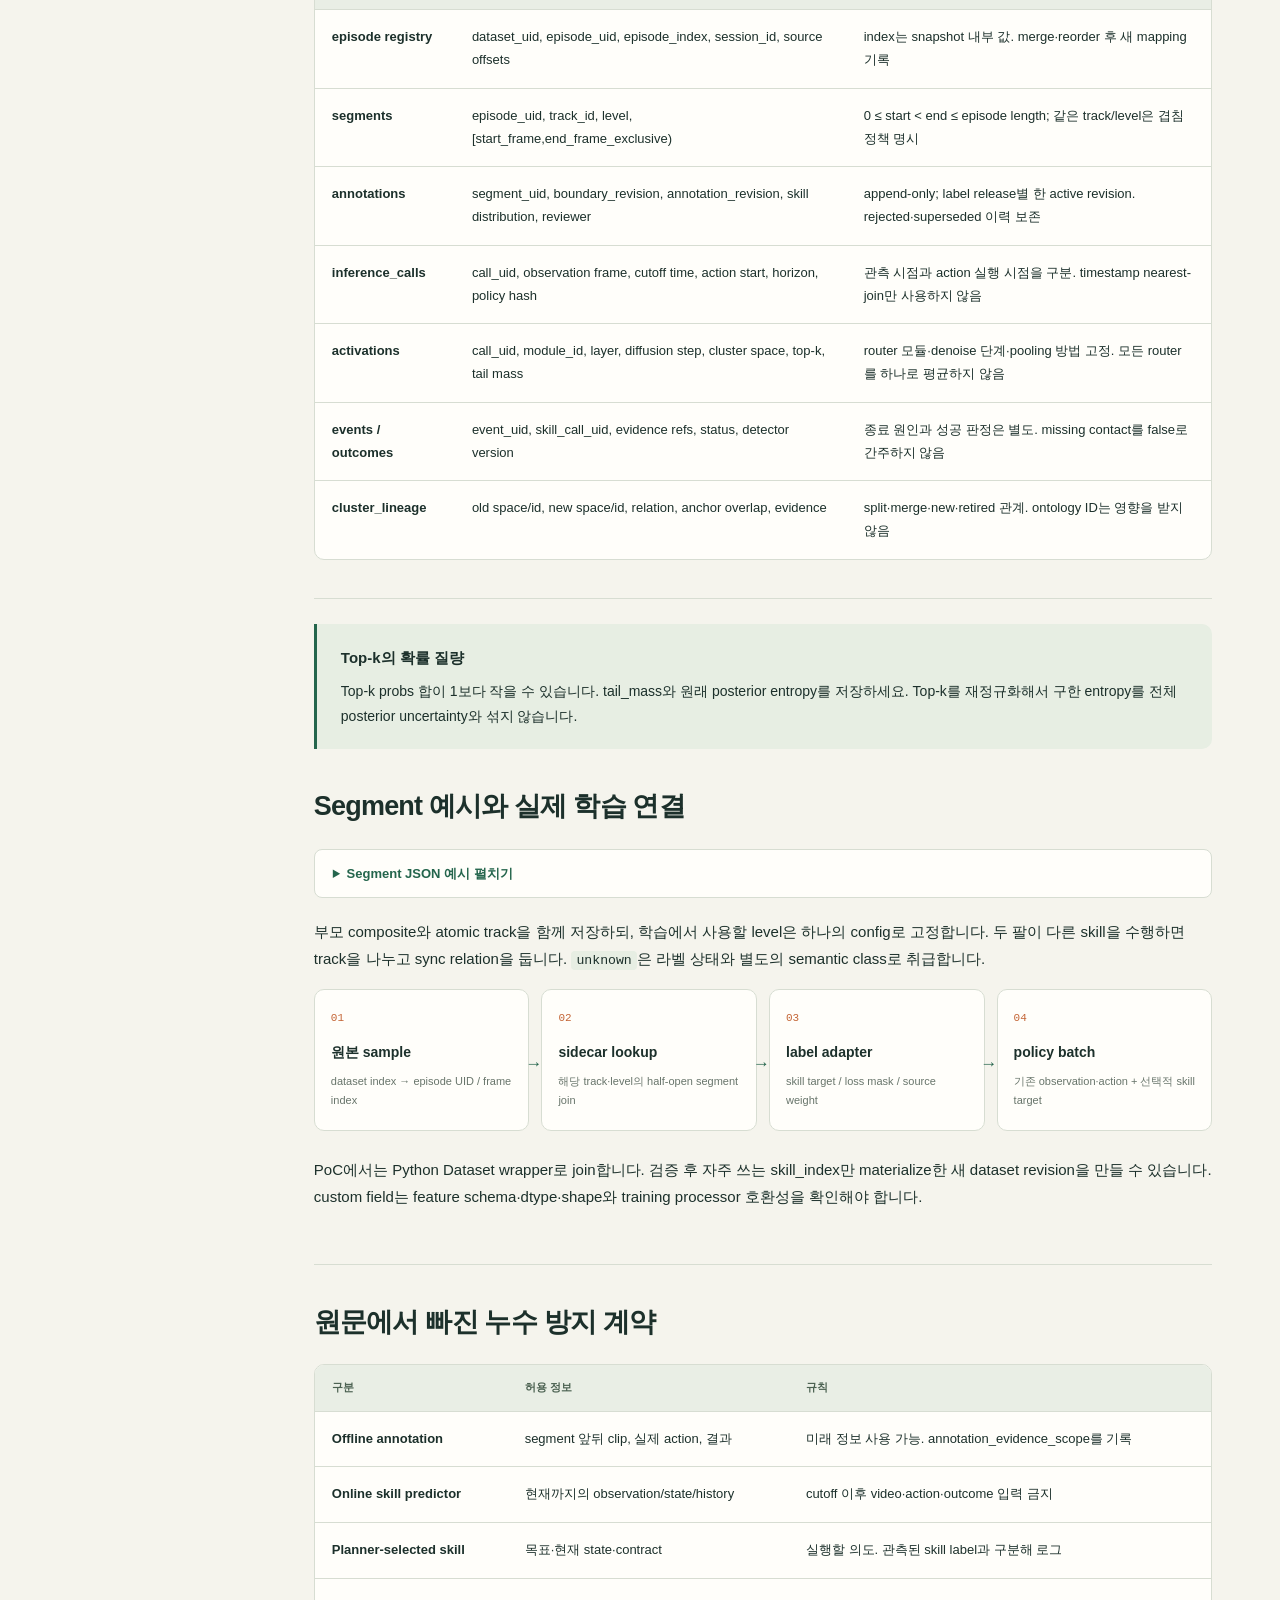
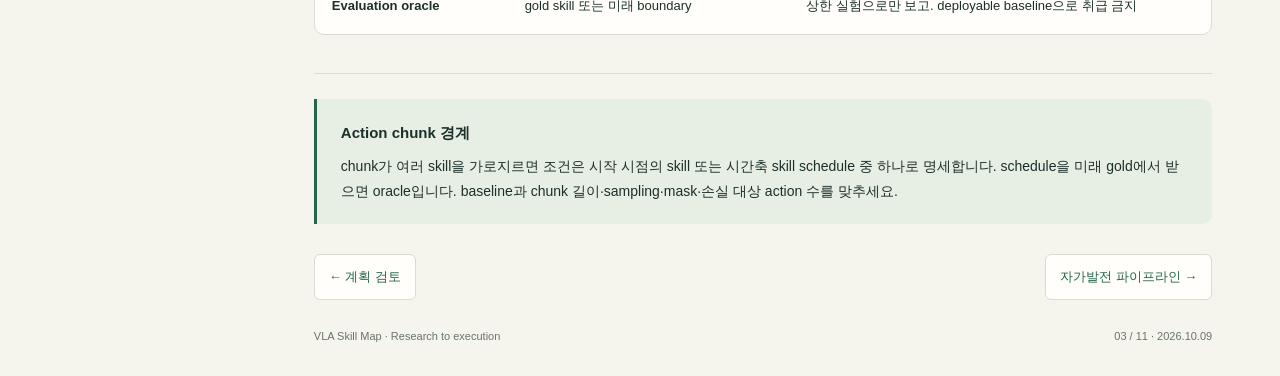
<file: docs/schema.html>
<!doctype html>
<html lang="ko"><head><meta charset="utf-8"><meta name="viewport" content="width=device-width,initial-scale=1"><meta name="description" content="VLA Skill Map 연구 계획 검토: LeRobot v3, semi-supervised labeling, 데이터 엔진, Agent 연결과 PoC"><title>데이터 구조 · VLA Skill Map</title><link rel="stylesheet" href="assets/style.css"><link rel="icon" href="assets/favicon.svg" type="image/svg+xml"><script src="assets/app.js" defer></script></head>
<body><a class="skip" href="#main">본문으로 이동</a><div class="mobile-header"><a href="index.html">VLA / Skill Map</a><button id="menu-toggle" aria-expanded="false" aria-controls="sidebar">목차</button></div>
<div class="shell"><aside class="sidebar" id="sidebar"><a class="brand" href="index.html"><span class="brand-mark">↗</span>Skill Map</a><div class="brand-sub">VLA RESEARCH / FIELD NOTES</div><nav class="nav" aria-label="리포트 주제"><a href="index.html"><span>00</span>의사결정 요약</a><a href="review.html"><span>01</span>계획 검토</a><a href="schema.html" aria-current="page"><span>02</span>데이터 구조</a><a href="pipeline.html"><span>03</span>자가발전 파이프라인</a><a href="trends.html"><span>04</span>연구 트렌드</a><a href="runtime.html"><span>05</span>Agent 연결</a><a href="architecture.html"><span>06</span>최종 아키텍처</a><a href="roadmap.html"><span>07</span>단계별 로드맵</a><a href="poc.html"><span>08</span>4주 feasibility PoC</a><a href="experiments.html"><span>09</span>정책·후속 실험</a><a href="sources.html"><span>10</span>출처·실행 자료</a></nav><div class="sidebar-footer">RESEARCH → DATA → ACTION<br>검토일 2026.10.09<br>제안 목표 / 실험 결과 미포함</div></aside>
<main class="main" id="main"><div class="topbar"><span>VLA / SKILL MAP RESEARCH BRIEF</span><button id="print-button" type="button">이 페이지 인쇄</button></div><header class="hero"><span class="eyebrow">02 / 데이터 구조</span><h1>원본은 그대로.<br><em>의미는 sidecar에.</em></h1><p class="lead">LeRobot v3를 저장·재생의 기준으로 유지하고, Skill Map을 버전이 고정된 annotation 및 telemetry 계층으로 붙입니다. 아래 필드는 이 연구를 위한 제안이며 LeRobot 표준 확장이 아닙니다.</p></header><section class="section"><h2>세 종류의 ID를 분리합니다.</h2><div class="grid three"><article class="card"><span class="eyebrow">SEMANTIC</span><h3>Skill ID</h3><p><code>manipulation.grasp</code><br>Ontology에서 안정적으로 유지하는 의미. composite pick의 alias로 사용하지 않습니다.</p></article><article class="card"><span class="eyebrow">MODEL-LOCAL</span><h3>Cluster space + ID</h3><p><code>checkpoint / hook / fit hash + c17</code><br>모델·표현 공간 안에서만 유효한 evidence.</p></article><article class="card"><span class="eyebrow">TEMPORAL</span><h3>Segment UID</h3><p><code>episode UID + segment UID</code><br>원본 시간 구간의 annotation. boundary 변경과 label 변경의 revision을 분리합니다.</p></article></div></section><section class="section"><h2>권장 디렉터리: v0.1</h2><pre><code>project/
  dataset/                      # 불변 LeRobot v3 snapshot
    meta/info.json
    meta/tasks.parquet          # 현재 main; 실제 revision으로 검증
    meta/episodes/chunk-*/file-*.parquet
    data/chunk-*/file-*.parquet
    videos/&lt;camera&gt;/chunk-*/file-*.mp4
  skillmap/releases/sm-001/      # 별도 sidecar release
    manifest.json
    ontology.json
    segments.parquet
    annotations.parquet
    inference_calls.parquet
    activations.parquet
    events.parquet
    cluster_lineage.parquet
    splits.json
    selection.json</code></pre><p>v3는 여러 episode를 shared Parquet·MP4에 넣습니다. 파일명을 episode ID로 쓰지 말고 metadata의 episode 경계와 video offset을 통해 원본을 찾아야 합니다. <a class="cite" href="https://huggingface.co/docs/lerobot/lerobot-dataset-v3" target="_blank" rel="noopener">LeRobot v3 공식 문서 ↗</a></p></section><section class="section"><h2>정렬·join 계약</h2><div class="table-wrap"><table><thead><tr><th>테이블</th><th>key / 주요 field</th><th>검증 규칙</th></tr></thead><tbody><tr><td>episode registry</td><td>dataset_uid, episode_uid, episode_index, session_id, source offsets</td><td>index는 snapshot 내부 값. merge·reorder 후 새 mapping 기록</td></tr><tr><td>segments</td><td>episode_uid, track_id, level, [start_frame,end_frame_exclusive)</td><td>0 ≤ start &lt; end ≤ episode length; 같은 track/level은 겹침 정책 명시</td></tr><tr><td>annotations</td><td>segment_uid, boundary_revision, annotation_revision, skill distribution, reviewer</td><td>append-only; label release별 한 active revision. rejected·superseded 이력 보존</td></tr><tr><td>inference_calls</td><td>call_uid, observation frame, cutoff time, action start, horizon, policy hash</td><td>관측 시점과 action 실행 시점을 구분. timestamp nearest-join만 사용하지 않음</td></tr><tr><td>activations</td><td>call_uid, module_id, layer, diffusion step, cluster space, top-k, tail mass</td><td>router 모듈·denoise 단계·pooling 방법 고정. 모든 router를 하나로 평균하지 않음</td></tr><tr><td>events / outcomes</td><td>event_uid, skill_call_uid, evidence refs, status, detector version</td><td>종료 원인과 성공 판정은 별도. missing contact를 false로 간주하지 않음</td></tr><tr><td>cluster_lineage</td><td>old space/id, new space/id, relation, anchor overlap, evidence</td><td>split·merge·new·retired 관계. ontology ID는 영향을 받지 않음</td></tr></tbody></table></div></section><aside class="note "><strong>Top-k의 확률 질량</strong><p>Top-k probs 합이 1보다 작을 수 있습니다. tail_mass와 원래 posterior entropy를 저장하세요. Top-k를 재정규화해서 구한 entropy를 전체 posterior uncertainty와 섞지 않습니다.</p></aside><section class="section"><h2>Segment 예시와 실제 학습 연결</h2><details class="expandable"><summary>Segment JSON 예시 펼치기</summary><pre><code>{
  &quot;schema_version&quot;: &quot;0.1.0&quot;,
  &quot;dataset_uid&quot;: &quot;lab-tabletop@immutable-rev&quot;,
  &quot;episode_uid&quot;: &quot;session-a/episode-0042&quot;,
  &quot;episode_index&quot;: 42,
  &quot;segment_uid&quot;: &quot;seg-0042-03&quot;,
  &quot;boundary_revision&quot;: 1,
  &quot;track_id&quot;: &quot;arm-right&quot;,
  &quot;level&quot;: &quot;atomic&quot;,
  &quot;start_frame&quot;: 318,
  &quot;end_frame_exclusive&quot;: 391,
  &quot;time_basis&quot;: &quot;episode_local&quot;,
  &quot;fps&quot;: 30,
  &quot;start_time_s&quot;: 10.6,
  &quot;end_time_exclusive_s&quot;: 13.033333,
  &quot;skill_id&quot;: &quot;manipulation.grasp&quot;,
  &quot;arguments&quot;: {
    &quot;object_id&quot;: &quot;cup-01&quot;
  },
  &quot;label_status&quot;: &quot;human_verified&quot;,
  &quot;annotation_revision&quot;: &quot;ann-001&quot;,
  &quot;cluster_space_id&quot;: &quot;stellar@checkpoint-sha/hook-v1/hdp-hash&quot;,
  &quot;label_distribution&quot;: {
    &quot;manipulation.grasp&quot;: 0.93,
    &quot;unknown&quot;: 0.07
  },
  &quot;outcome&quot;: {
    &quot;status&quot;: &quot;unknown&quot;,
    &quot;termination_reason&quot;: &quot;segment_end&quot;,
    &quot;verifier_version&quot;: &quot;grasp-v1&quot;,
    &quot;evidence_ref&quot;: &quot;events/ev-42-03&quot;
  },
  &quot;parent_segment_uid&quot;: &quot;seg-0042-acquire&quot;,
  &quot;annotation_evidence_scope&quot;: &quot;offline_full_clip&quot;,
  &quot;provenance&quot;: {
    &quot;ontology_version&quot;: &quot;ontology-0.1&quot;,
    &quot;labeler_model&quot;: &quot;pinned-model&quot;,
    &quot;prompt_hash&quot;: &quot;sha256-placeholder&quot;,
    &quot;reviewer_id&quot;: &quot;reviewer-01&quot;
  }
}</code></pre></details><p>부모 composite와 atomic track을 함께 저장하되, 학습에서 사용할 level은 하나의 config로 고정합니다. 두 팔이 다른 skill을 수행하면 track을 나누고 sync relation을 둡니다. <code>unknown</code>은 라벨 상태와 별도의 semantic class로 취급합니다.</p><div class="flow"><div class="flow-node"><span>01</span><strong>원본 sample</strong><small>dataset index → episode UID / frame index</small></div><div class="flow-node"><span>02</span><strong>sidecar lookup</strong><small>해당 track·level의 half-open segment join</small></div><div class="flow-node"><span>03</span><strong>label adapter</strong><small>skill target / loss mask / source weight</small></div><div class="flow-node"><span>04</span><strong>policy batch</strong><small>기존 observation·action + 선택적 skill target</small></div></div><p>PoC에서는 Python Dataset wrapper로 join합니다. 검증 후 자주 쓰는 skill_index만 materialize한 새 dataset revision을 만들 수 있습니다. custom field는 feature schema·dtype·shape와 training processor 호환성을 확인해야 합니다.</p></section><section class="section"><h2>원문에서 빠진 누수 방지 계약</h2><div class="table-wrap"><table><thead><tr><th>구분</th><th>허용 정보</th><th>규칙</th></tr></thead><tbody><tr><td>Offline annotation</td><td>segment 앞뒤 clip, 실제 action, 결과</td><td>미래 정보 사용 가능. annotation_evidence_scope를 기록</td></tr><tr><td>Online skill predictor</td><td>현재까지의 observation/state/history</td><td>cutoff 이후 video·action·outcome 입력 금지</td></tr><tr><td>Planner-selected skill</td><td>목표·현재 state·contract</td><td>실행할 의도. 관측된 skill label과 구분해 로그</td></tr><tr><td>Evaluation oracle</td><td>gold skill 또는 미래 boundary</td><td>상한 실험으로만 보고. deployable baseline으로 취급 금지</td></tr></tbody></table></div></section><aside class="note "><strong>Action chunk 경계</strong><p>chunk가 여러 skill을 가로지르면 조건은 시작 시점의 skill 또는 시간축 skill schedule 중 하나로 명세합니다. schedule을 미래 gold에서 받으면 oracle입니다. baseline과 chunk 길이·sampling·mask·손실 대상 action 수를 맞추세요.</p></aside><nav class="pager" aria-label="이전과 다음 주제"><a href="review.html">← 계획 검토</a><a href="pipeline.html">자가발전 파이프라인 →</a></nav><footer class="footer"><span>VLA Skill Map · Research to execution</span><span>03 / 11 · 2026.10.09</span></footer></main></div></body></html>
</file>
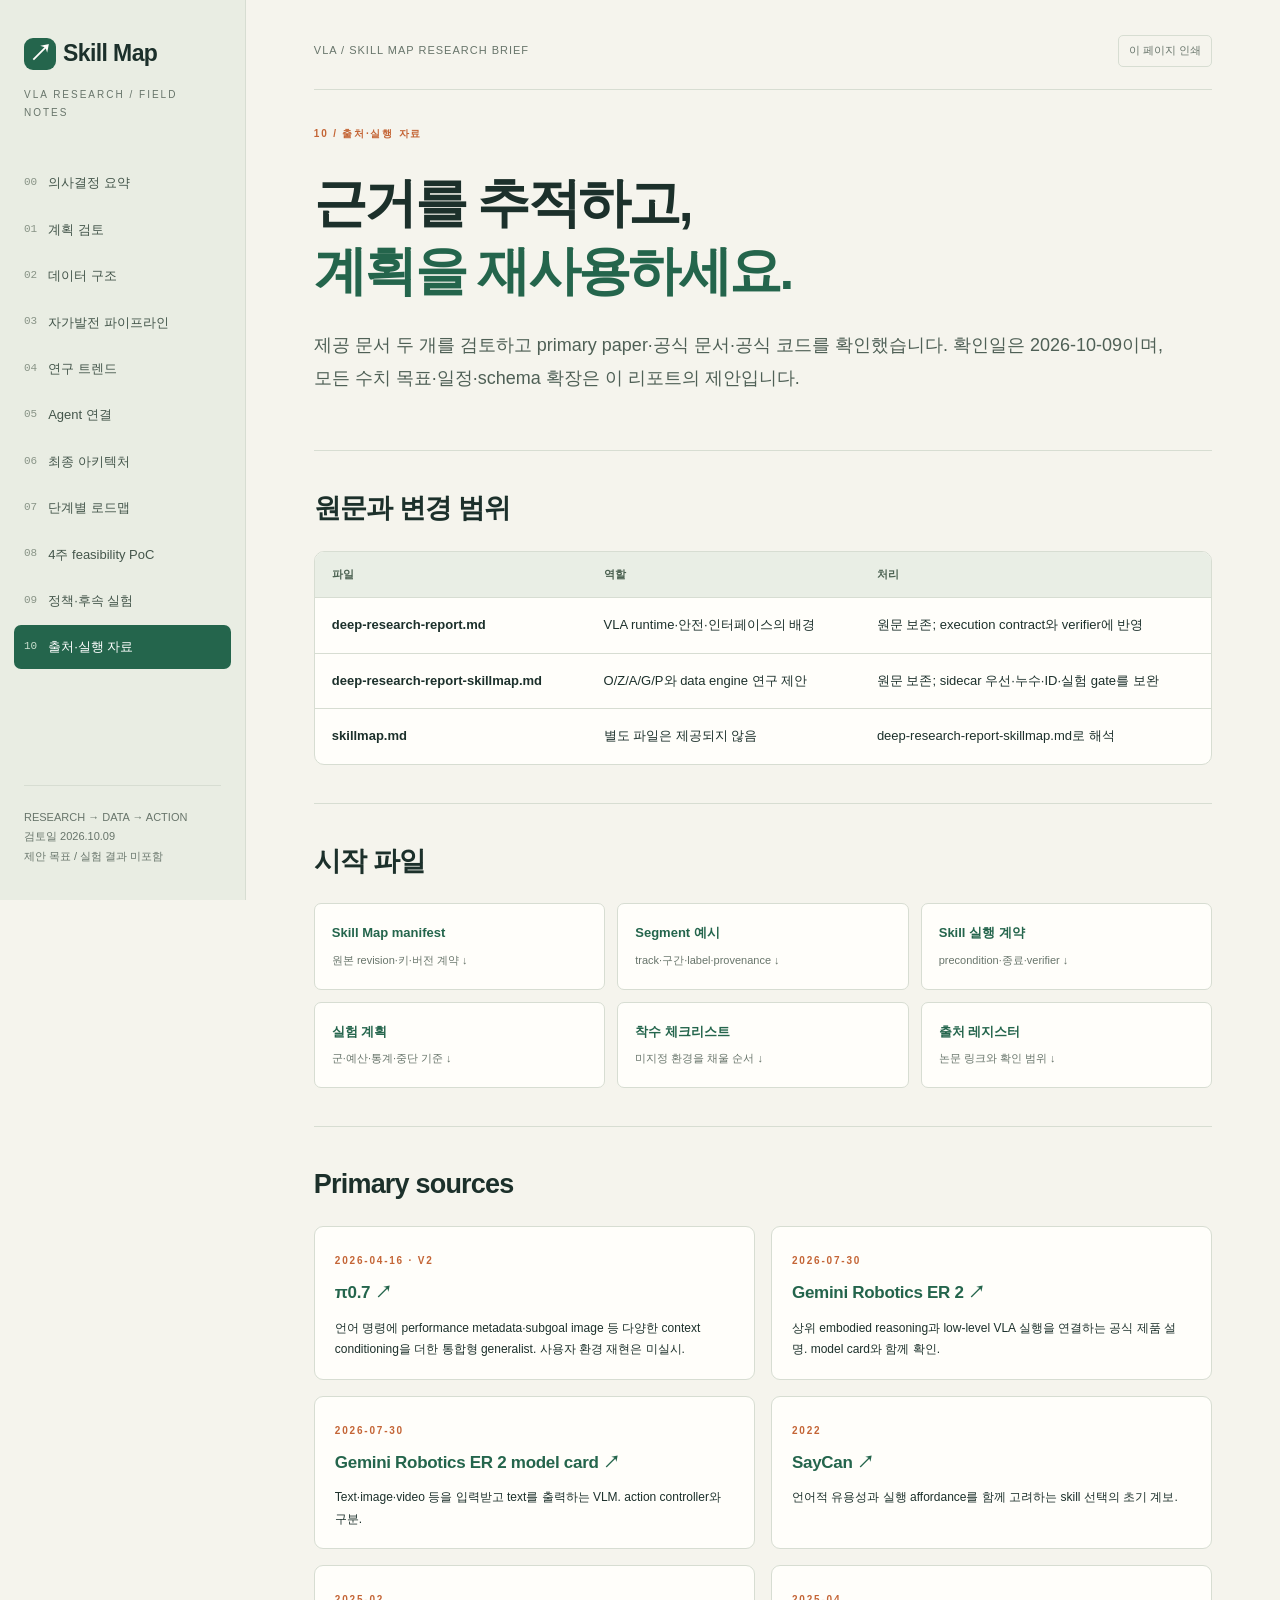
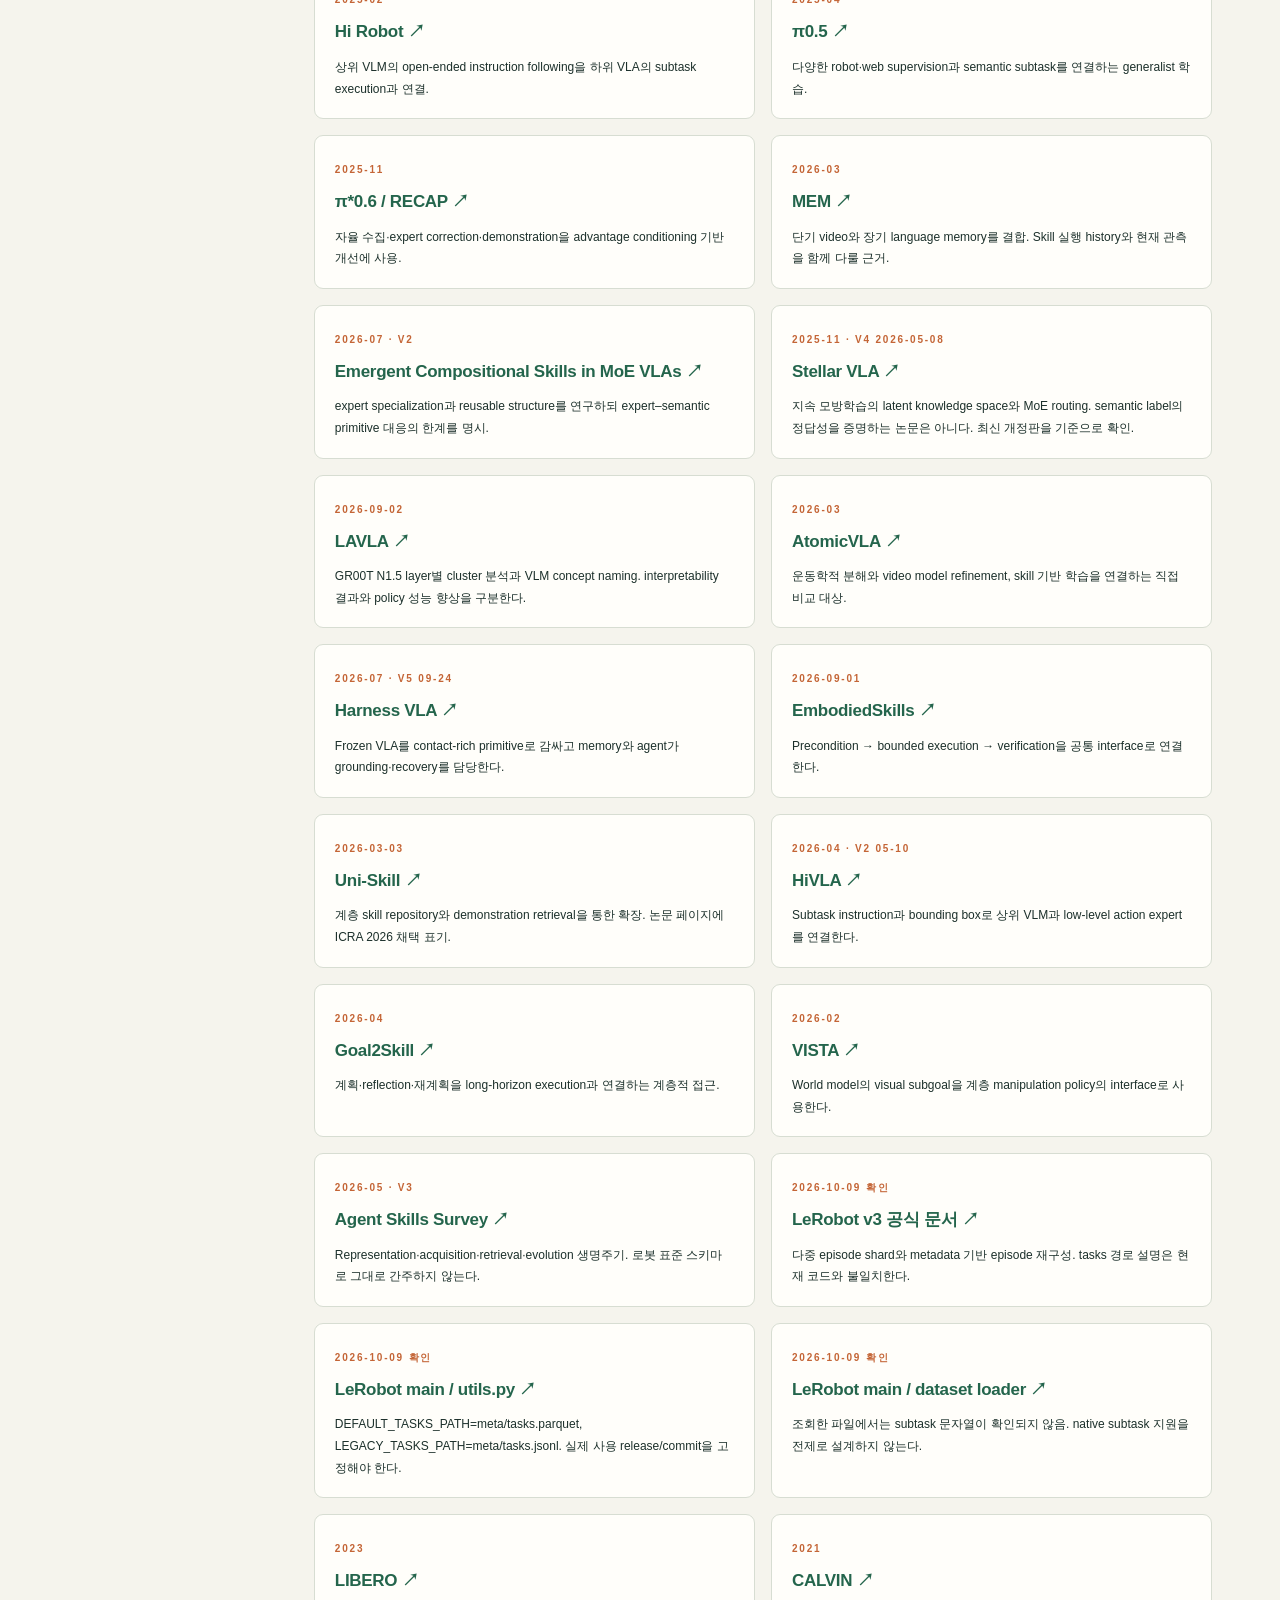
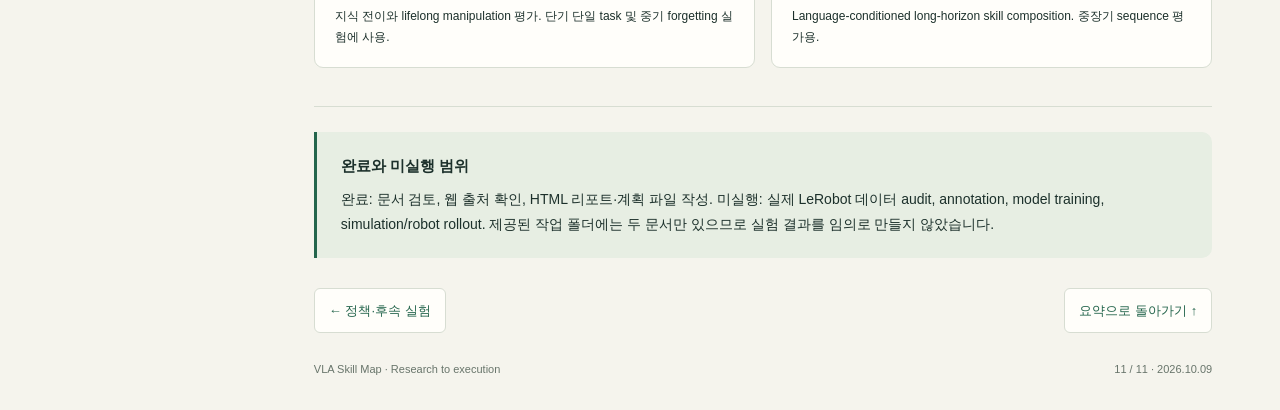
<file: docs/sources.html>
<!doctype html>
<html lang="ko"><head><meta charset="utf-8"><meta name="viewport" content="width=device-width,initial-scale=1"><meta name="description" content="VLA Skill Map 연구 계획 검토: LeRobot v3, semi-supervised labeling, 데이터 엔진, Agent 연결과 PoC"><title>출처·실행 자료 · VLA Skill Map</title><link rel="stylesheet" href="assets/style.css"><link rel="icon" href="assets/favicon.svg" type="image/svg+xml"><script src="assets/app.js" defer></script></head>
<body><a class="skip" href="#main">본문으로 이동</a><div class="mobile-header"><a href="index.html">VLA / Skill Map</a><button id="menu-toggle" aria-expanded="false" aria-controls="sidebar">목차</button></div>
<div class="shell"><aside class="sidebar" id="sidebar"><a class="brand" href="index.html"><span class="brand-mark">↗</span>Skill Map</a><div class="brand-sub">VLA RESEARCH / FIELD NOTES</div><nav class="nav" aria-label="리포트 주제"><a href="index.html"><span>00</span>의사결정 요약</a><a href="review.html"><span>01</span>계획 검토</a><a href="schema.html"><span>02</span>데이터 구조</a><a href="pipeline.html"><span>03</span>자가발전 파이프라인</a><a href="trends.html"><span>04</span>연구 트렌드</a><a href="runtime.html"><span>05</span>Agent 연결</a><a href="architecture.html"><span>06</span>최종 아키텍처</a><a href="roadmap.html"><span>07</span>단계별 로드맵</a><a href="poc.html"><span>08</span>4주 feasibility PoC</a><a href="experiments.html"><span>09</span>정책·후속 실험</a><a href="sources.html" aria-current="page"><span>10</span>출처·실행 자료</a></nav><div class="sidebar-footer">RESEARCH → DATA → ACTION<br>검토일 2026.10.09<br>제안 목표 / 실험 결과 미포함</div></aside>
<main class="main" id="main"><div class="topbar"><span>VLA / SKILL MAP RESEARCH BRIEF</span><button id="print-button" type="button">이 페이지 인쇄</button></div><header class="hero"><span class="eyebrow">10 / 출처·실행 자료</span><h1>근거를 추적하고,<br><em>계획을 재사용하세요.</em></h1><p class="lead">제공 문서 두 개를 검토하고 primary paper·공식 문서·공식 코드를 확인했습니다. 확인일은 2026-10-09이며, 모든 수치 목표·일정·schema 확장은 이 리포트의 제안입니다.</p></header><section class="section"><h2>원문과 변경 범위</h2><div class="table-wrap"><table><thead><tr><th>파일</th><th>역할</th><th>처리</th></tr></thead><tbody><tr><td>deep-research-report.md</td><td>VLA runtime·안전·인터페이스의 배경</td><td>원문 보존; execution contract와 verifier에 반영</td></tr><tr><td>deep-research-report-skillmap.md</td><td>O/Z/A/G/P와 data engine 연구 제안</td><td>원문 보존; sidecar 우선·누수·ID·실험 gate를 보완</td></tr><tr><td>skillmap.md</td><td>별도 파일은 제공되지 않음</td><td>deep-research-report-skillmap.md로 해석</td></tr></tbody></table></div></section><section class="section"><h2>시작 파일</h2><div class="download-grid"><a href="downloads/manifest.json" download><strong>Skill Map manifest</strong><small>원본 revision·키·버전 계약 ↓</small></a><a href="downloads/segment-example.json" download><strong>Segment 예시</strong><small>track·구간·label·provenance ↓</small></a><a href="downloads/skill-contract.yaml" download><strong>Skill 실행 계약</strong><small>precondition·종료·verifier ↓</small></a><a href="downloads/experiment-manifest.json" download><strong>실험 계획</strong><small>군·예산·통계·중단 기준 ↓</small></a><a href="downloads/review-checklist.md" download><strong>착수 체크리스트</strong><small>미지정 환경을 채울 순서 ↓</small></a><a href="downloads/source-register.json" download><strong>출처 레지스터</strong><small>논문 링크와 확인 범위 ↓</small></a></div></section><section class="section"><h2>Primary sources</h2><div class="grid two"><article class="source-card" id="pi07"><span class="eyebrow">2026-04-16 · v2</span><h3><a href="https://arxiv.org/abs/2604.15483" target="_blank" rel="noopener">π0.7 ↗</a></h3><p>언어 명령에 performance metadata·subgoal image 등 다양한 context conditioning을 더한 통합형 generalist. 사용자 환경 재현은 미실시.</p></article><article class="source-card" id="er2"><span class="eyebrow">2026-07-30</span><h3><a href="https://deepmind.google/models/gemini-robotics/embodied-reasoning/" target="_blank" rel="noopener">Gemini Robotics ER 2 ↗</a></h3><p>상위 embodied reasoning과 low-level VLA 실행을 연결하는 공식 제품 설명. model card와 함께 확인.</p></article><article class="source-card" id="er2card"><span class="eyebrow">2026-07-30</span><h3><a href="https://deepmind.google/models/model-cards/gemini-robotics-er-2/" target="_blank" rel="noopener">Gemini Robotics ER 2 model card ↗</a></h3><p>Text·image·video 등을 입력받고 text를 출력하는 VLM. action controller와 구분.</p></article><article class="source-card" id="saycan"><span class="eyebrow">2022</span><h3><a href="https://say-can.github.io/" target="_blank" rel="noopener">SayCan ↗</a></h3><p>언어적 유용성과 실행 affordance를 함께 고려하는 skill 선택의 초기 계보.</p></article><article class="source-card" id="hirobot"><span class="eyebrow">2025-02</span><h3><a href="https://arxiv.org/abs/2502.19417" target="_blank" rel="noopener">Hi Robot ↗</a></h3><p>상위 VLM의 open-ended instruction following을 하위 VLA의 subtask execution과 연결.</p></article><article class="source-card" id="pi05"><span class="eyebrow">2025-04</span><h3><a href="https://arxiv.org/abs/2504.16054" target="_blank" rel="noopener">π0.5 ↗</a></h3><p>다양한 robot·web supervision과 semantic subtask를 연결하는 generalist 학습.</p></article><article class="source-card" id="recap"><span class="eyebrow">2025-11</span><h3><a href="https://arxiv.org/abs/2511.14759" target="_blank" rel="noopener">π*0.6 / RECAP ↗</a></h3><p>자율 수집·expert correction·demonstration을 advantage conditioning 기반 개선에 사용.</p></article><article class="source-card" id="mem"><span class="eyebrow">2026-03</span><h3><a href="https://arxiv.org/abs/2603.03596" target="_blank" rel="noopener">MEM ↗</a></h3><p>단기 video와 장기 language memory를 결합. Skill 실행 history와 현재 관측을 함께 다룰 근거.</p></article><article class="source-card" id="moe"><span class="eyebrow">2026-07 · v2</span><h3><a href="https://arxiv.org/html/2607.20771v2" target="_blank" rel="noopener">Emergent Compositional Skills in MoE VLAs ↗</a></h3><p>expert specialization과 reusable structure를 연구하되 expert–semantic primitive 대응의 한계를 명시.</p></article><article class="source-card" id="stellar"><span class="eyebrow">2025-11 · v4 2026-05-08</span><h3><a href="https://arxiv.org/html/2511.18085v4" target="_blank" rel="noopener">Stellar VLA ↗</a></h3><p>지속 모방학습의 latent knowledge space와 MoE routing. semantic label의 정답성을 증명하는 논문은 아니다. 최신 개정판을 기준으로 확인.</p></article><article class="source-card" id="lavla"><span class="eyebrow">2026-09-02</span><h3><a href="https://arxiv.org/html/2609.02634v1" target="_blank" rel="noopener">LAVLA ↗</a></h3><p>GR00T N1.5 layer별 cluster 분석과 VLM concept naming. interpretability 결과와 policy 성능 향상을 구분한다.</p></article><article class="source-card" id="atomic"><span class="eyebrow">2026-03</span><h3><a href="https://arxiv.org/html/2603.07648v1" target="_blank" rel="noopener">AtomicVLA ↗</a></h3><p>운동학적 분해와 video model refinement, skill 기반 학습을 연결하는 직접 비교 대상.</p></article><article class="source-card" id="harness"><span class="eyebrow">2026-07 · v5 09-24</span><h3><a href="https://arxiv.org/abs/2607.08448" target="_blank" rel="noopener">Harness VLA ↗</a></h3><p>Frozen VLA를 contact-rich primitive로 감싸고 memory와 agent가 grounding·recovery를 담당한다.</p></article><article class="source-card" id="embodied"><span class="eyebrow">2026-09-01</span><h3><a href="https://arxiv.org/abs/2609.01281" target="_blank" rel="noopener">EmbodiedSkills ↗</a></h3><p>Precondition → bounded execution → verification을 공통 interface로 연결한다.</p></article><article class="source-card" id="uniskill"><span class="eyebrow">2026-03-03</span><h3><a href="https://arxiv.org/abs/2603.02623" target="_blank" rel="noopener">Uni-Skill ↗</a></h3><p>계층 skill repository와 demonstration retrieval을 통한 확장. 논문 페이지에 ICRA 2026 채택 표기.</p></article><article class="source-card" id="hivla"><span class="eyebrow">2026-04 · v2 05-10</span><h3><a href="https://arxiv.org/abs/2604.14125" target="_blank" rel="noopener">HiVLA ↗</a></h3><p>Subtask instruction과 bounding box로 상위 VLM과 low-level action expert를 연결한다.</p></article><article class="source-card" id="goal2"><span class="eyebrow">2026-04</span><h3><a href="https://arxiv.org/abs/2604.13942" target="_blank" rel="noopener">Goal2Skill ↗</a></h3><p>계획·reflection·재계획을 long-horizon execution과 연결하는 계층적 접근.</p></article><article class="source-card" id="vista"><span class="eyebrow">2026-02</span><h3><a href="https://arxiv.org/abs/2602.10983" target="_blank" rel="noopener">VISTA ↗</a></h3><p>World model의 visual subgoal을 계층 manipulation policy의 interface로 사용한다.</p></article><article class="source-card" id="survey"><span class="eyebrow">2026-05 · v3</span><h3><a href="https://arxiv.org/abs/2605.07358" target="_blank" rel="noopener">Agent Skills Survey ↗</a></h3><p>Representation·acquisition·retrieval·evolution 생명주기. 로봇 표준 스키마로 그대로 간주하지 않는다.</p></article><article class="source-card" id="lerobot-doc"><span class="eyebrow">2026-10-09 확인</span><h3><a href="https://huggingface.co/docs/lerobot/lerobot-dataset-v3" target="_blank" rel="noopener">LeRobot v3 공식 문서 ↗</a></h3><p>다중 episode shard와 metadata 기반 episode 재구성. tasks 경로 설명은 현재 코드와 불일치한다.</p></article><article class="source-card" id="lerobot-code"><span class="eyebrow">2026-10-09 확인</span><h3><a href="https://github.com/huggingface/lerobot/blob/main/src/lerobot/datasets/utils.py" target="_blank" rel="noopener">LeRobot main / utils.py ↗</a></h3><p>DEFAULT_TASKS_PATH=meta/tasks.parquet, LEGACY_TASKS_PATH=meta/tasks.jsonl. 실제 사용 release/commit을 고정해야 한다.</p></article><article class="source-card" id="lerobot-loader"><span class="eyebrow">2026-10-09 확인</span><h3><a href="https://github.com/huggingface/lerobot/blob/main/src/lerobot/datasets/lerobot_dataset.py" target="_blank" rel="noopener">LeRobot main / dataset loader ↗</a></h3><p>조회한 파일에서는 subtask 문자열이 확인되지 않음. native subtask 지원을 전제로 설계하지 않는다.</p></article><article class="source-card" id="libero"><span class="eyebrow">2023</span><h3><a href="https://arxiv.org/abs/2306.03310" target="_blank" rel="noopener">LIBERO ↗</a></h3><p>지식 전이와 lifelong manipulation 평가. 단기 단일 task 및 중기 forgetting 실험에 사용.</p></article><article class="source-card" id="calvin"><span class="eyebrow">2021</span><h3><a href="https://arxiv.org/abs/2112.03227" target="_blank" rel="noopener">CALVIN ↗</a></h3><p>Language-conditioned long-horizon skill composition. 중장기 sequence 평가용.</p></article></div></section><aside class="note "><strong>완료와 미실행 범위</strong><p>완료: 문서 검토, 웹 출처 확인, HTML 리포트·계획 파일 작성. 미실행: 실제 LeRobot 데이터 audit, annotation, model training, simulation/robot rollout. 제공된 작업 폴더에는 두 문서만 있으므로 실험 결과를 임의로 만들지 않았습니다.</p></aside><nav class="pager" aria-label="이전과 다음 주제"><a href="experiments.html">← 정책·후속 실험</a><a href="index.html">요약으로 돌아가기 ↑</a></nav><footer class="footer"><span>VLA Skill Map · Research to execution</span><span>11 / 11 · 2026.10.09</span></footer></main></div></body></html>
</file>
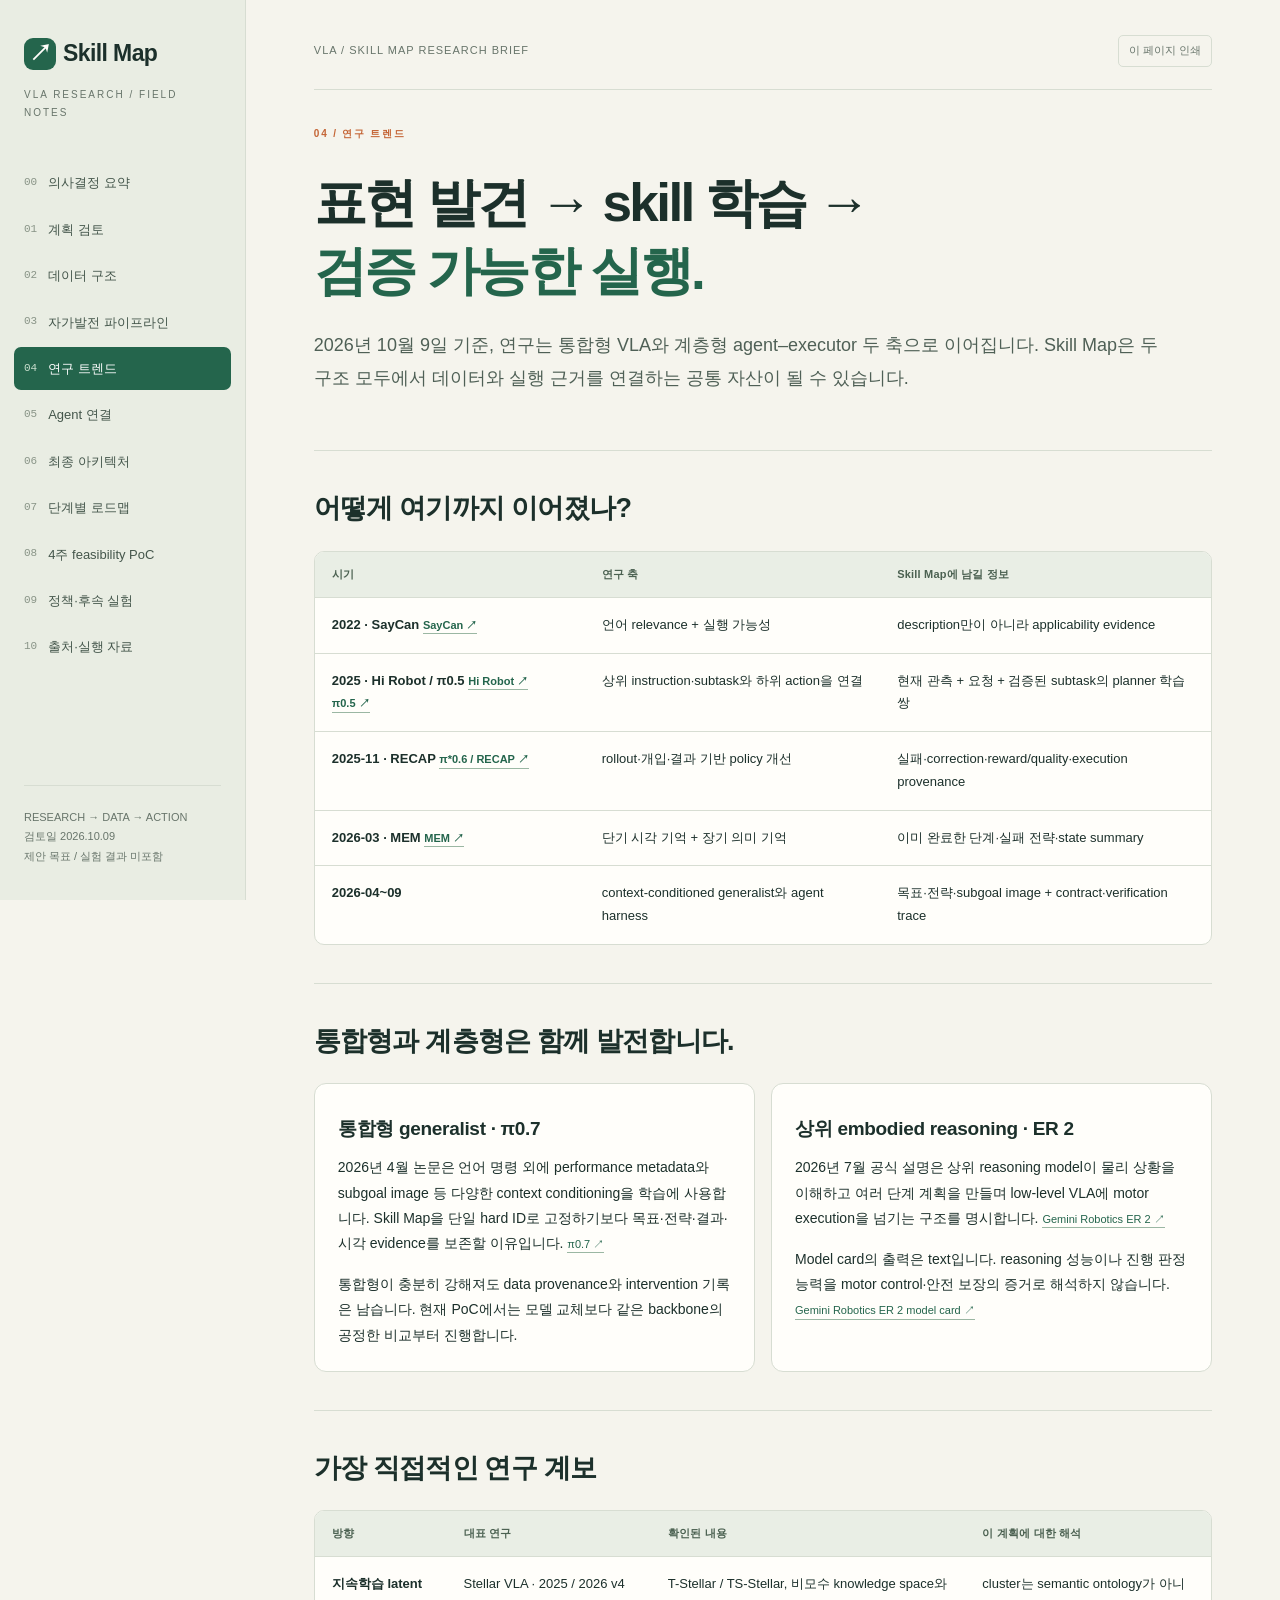
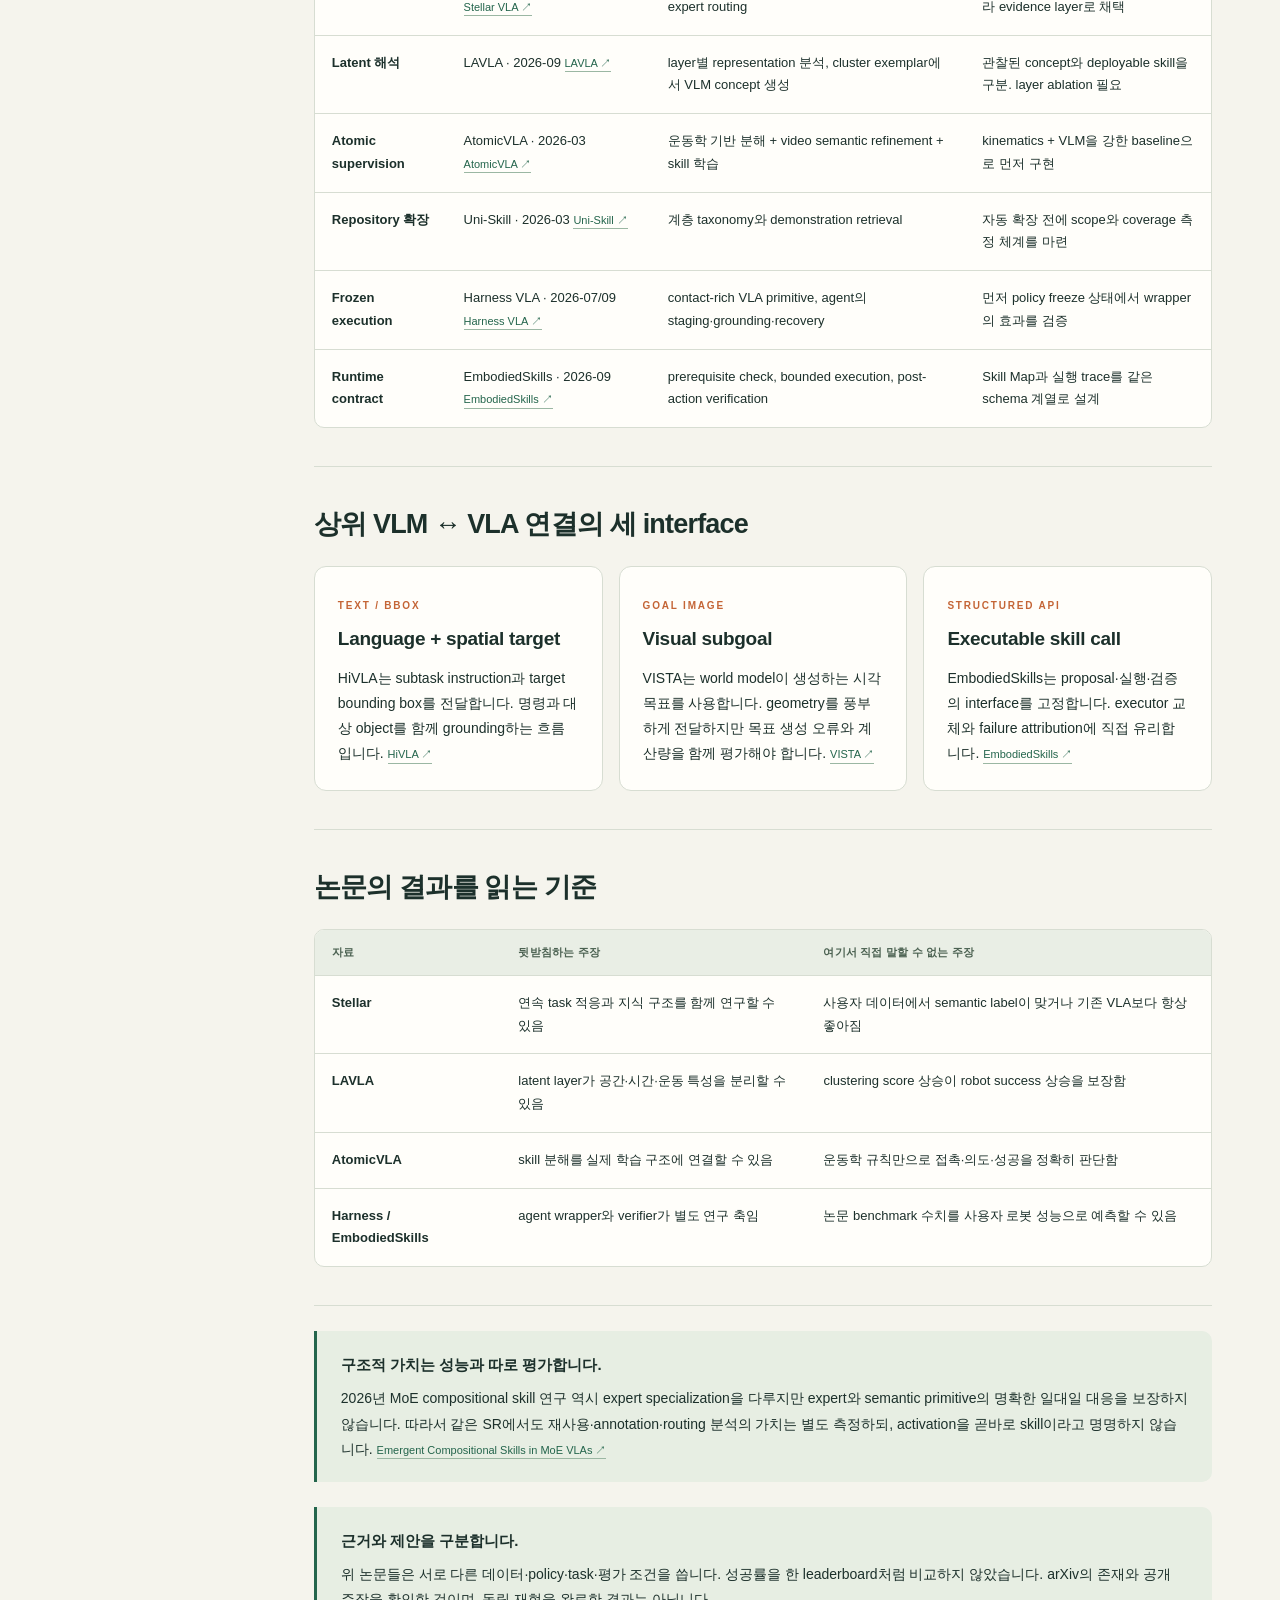
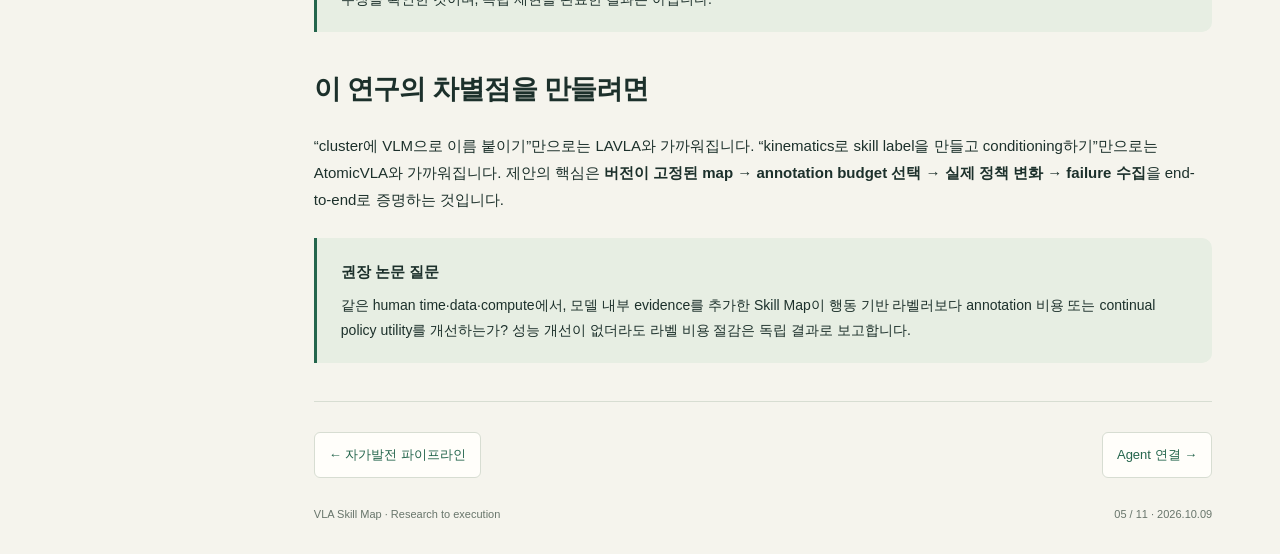
<file: docs/trends.html>
<!doctype html>
<html lang="ko"><head><meta charset="utf-8"><meta name="viewport" content="width=device-width,initial-scale=1"><meta name="description" content="VLA Skill Map 연구 계획 검토: LeRobot v3, semi-supervised labeling, 데이터 엔진, Agent 연결과 PoC"><title>연구 트렌드 · VLA Skill Map</title><link rel="stylesheet" href="assets/style.css"><link rel="icon" href="assets/favicon.svg" type="image/svg+xml"><script src="assets/app.js" defer></script></head>
<body><a class="skip" href="#main">본문으로 이동</a><div class="mobile-header"><a href="index.html">VLA / Skill Map</a><button id="menu-toggle" aria-expanded="false" aria-controls="sidebar">목차</button></div>
<div class="shell"><aside class="sidebar" id="sidebar"><a class="brand" href="index.html"><span class="brand-mark">↗</span>Skill Map</a><div class="brand-sub">VLA RESEARCH / FIELD NOTES</div><nav class="nav" aria-label="리포트 주제"><a href="index.html"><span>00</span>의사결정 요약</a><a href="review.html"><span>01</span>계획 검토</a><a href="schema.html"><span>02</span>데이터 구조</a><a href="pipeline.html"><span>03</span>자가발전 파이프라인</a><a href="trends.html" aria-current="page"><span>04</span>연구 트렌드</a><a href="runtime.html"><span>05</span>Agent 연결</a><a href="architecture.html"><span>06</span>최종 아키텍처</a><a href="roadmap.html"><span>07</span>단계별 로드맵</a><a href="poc.html"><span>08</span>4주 feasibility PoC</a><a href="experiments.html"><span>09</span>정책·후속 실험</a><a href="sources.html"><span>10</span>출처·실행 자료</a></nav><div class="sidebar-footer">RESEARCH → DATA → ACTION<br>검토일 2026.10.09<br>제안 목표 / 실험 결과 미포함</div></aside>
<main class="main" id="main"><div class="topbar"><span>VLA / SKILL MAP RESEARCH BRIEF</span><button id="print-button" type="button">이 페이지 인쇄</button></div><header class="hero"><span class="eyebrow">04 / 연구 트렌드</span><h1>표현 발견 → skill 학습 →<br><em>검증 가능한 실행.</em></h1><p class="lead">2026년 10월 9일 기준, 연구는 통합형 VLA와 계층형 agent–executor 두 축으로 이어집니다. Skill Map은 두 구조 모두에서 데이터와 실행 근거를 연결하는 공통 자산이 될 수 있습니다.</p></header><section class="section"><h2>어떻게 여기까지 이어졌나?</h2><div class="table-wrap"><table><thead><tr><th>시기</th><th>연구 축</th><th>Skill Map에 남길 정보</th></tr></thead><tbody><tr><td>2022 · SayCan <a class="cite" href="https://say-can.github.io/" target="_blank" rel="noopener">SayCan ↗</a></td><td>언어 relevance + 실행 가능성</td><td>description만이 아니라 applicability evidence</td></tr><tr><td>2025 · Hi Robot / π0.5 <a class="cite" href="https://arxiv.org/abs/2502.19417" target="_blank" rel="noopener">Hi Robot ↗</a> <a class="cite" href="https://arxiv.org/abs/2504.16054" target="_blank" rel="noopener">π0.5 ↗</a></td><td>상위 instruction·subtask와 하위 action을 연결</td><td>현재 관측 + 요청 + 검증된 subtask의 planner 학습쌍</td></tr><tr><td>2025-11 · RECAP <a class="cite" href="https://arxiv.org/abs/2511.14759" target="_blank" rel="noopener">π*0.6 / RECAP ↗</a></td><td>rollout·개입·결과 기반 policy 개선</td><td>실패·correction·reward/quality·execution provenance</td></tr><tr><td>2026-03 · MEM <a class="cite" href="https://arxiv.org/abs/2603.03596" target="_blank" rel="noopener">MEM ↗</a></td><td>단기 시각 기억 + 장기 의미 기억</td><td>이미 완료한 단계·실패 전략·state summary</td></tr><tr><td>2026-04~09</td><td>context-conditioned generalist와 agent harness</td><td>목표·전략·subgoal image + contract·verification trace</td></tr></tbody></table></div></section><section class="section"><h2>통합형과 계층형은 함께 발전합니다.</h2><div class="grid two"><article class="card"><h3>통합형 generalist · π0.7</h3><p>2026년 4월 논문은 언어 명령 외에 performance metadata와 subgoal image 등 다양한 context conditioning을 학습에 사용합니다. Skill Map을 단일 hard ID로 고정하기보다 목표·전략·결과·시각 evidence를 보존할 이유입니다. <a class="cite" href="https://arxiv.org/abs/2604.15483" target="_blank" rel="noopener">π0.7 ↗</a></p><p>통합형이 충분히 강해져도 data provenance와 intervention 기록은 남습니다. 현재 PoC에서는 모델 교체보다 같은 backbone의 공정한 비교부터 진행합니다.</p></article><article class="card"><h3>상위 embodied reasoning · ER 2</h3><p>2026년 7월 공식 설명은 상위 reasoning model이 물리 상황을 이해하고 여러 단계 계획을 만들며 low-level VLA에 motor execution을 넘기는 구조를 명시합니다. <a class="cite" href="https://deepmind.google/models/gemini-robotics/embodied-reasoning/" target="_blank" rel="noopener">Gemini Robotics ER 2 ↗</a></p><p>Model card의 출력은 text입니다. reasoning 성능이나 진행 판정 능력을 motor control·안전 보장의 증거로 해석하지 않습니다. <a class="cite" href="https://deepmind.google/models/model-cards/gemini-robotics-er-2/" target="_blank" rel="noopener">Gemini Robotics ER 2 model card ↗</a></p></article></div></section><section class="section"><h2>가장 직접적인 연구 계보</h2><div class="table-wrap"><table><thead><tr><th>방향</th><th>대표 연구</th><th>확인된 내용</th><th>이 계획에 대한 해석</th></tr></thead><tbody><tr><td>지속학습 latent</td><td>Stellar VLA · 2025 / 2026 v4 <a class="cite" href="https://arxiv.org/html/2511.18085v4" target="_blank" rel="noopener">Stellar VLA ↗</a></td><td>T-Stellar / TS-Stellar, 비모수 knowledge space와 expert routing</td><td>cluster는 semantic ontology가 아니라 evidence layer로 채택</td></tr><tr><td>Latent 해석</td><td>LAVLA · 2026-09 <a class="cite" href="https://arxiv.org/html/2609.02634v1" target="_blank" rel="noopener">LAVLA ↗</a></td><td>layer별 representation 분석, cluster exemplar에서 VLM concept 생성</td><td>관찰된 concept와 deployable skill을 구분. layer ablation 필요</td></tr><tr><td>Atomic supervision</td><td>AtomicVLA · 2026-03 <a class="cite" href="https://arxiv.org/html/2603.07648v1" target="_blank" rel="noopener">AtomicVLA ↗</a></td><td>운동학 기반 분해 + video semantic refinement + skill 학습</td><td>kinematics + VLM을 강한 baseline으로 먼저 구현</td></tr><tr><td>Repository 확장</td><td>Uni-Skill · 2026-03 <a class="cite" href="https://arxiv.org/abs/2603.02623" target="_blank" rel="noopener">Uni-Skill ↗</a></td><td>계층 taxonomy와 demonstration retrieval</td><td>자동 확장 전에 scope와 coverage 측정 체계를 마련</td></tr><tr><td>Frozen execution</td><td>Harness VLA · 2026-07/09 <a class="cite" href="https://arxiv.org/abs/2607.08448" target="_blank" rel="noopener">Harness VLA ↗</a></td><td>contact-rich VLA primitive, agent의 staging·grounding·recovery</td><td>먼저 policy freeze 상태에서 wrapper의 효과를 검증</td></tr><tr><td>Runtime contract</td><td>EmbodiedSkills · 2026-09 <a class="cite" href="https://arxiv.org/abs/2609.01281" target="_blank" rel="noopener">EmbodiedSkills ↗</a></td><td>prerequisite check, bounded execution, post-action verification</td><td>Skill Map과 실행 trace를 같은 schema 계열로 설계</td></tr></tbody></table></div></section><section class="section"><h2>상위 VLM ↔ VLA 연결의 세 interface</h2><div class="grid three"><article class="card"><span class="eyebrow">TEXT / BBOX</span><h3>Language + spatial target</h3><p>HiVLA는 subtask instruction과 target bounding box를 전달합니다. 명령과 대상 object를 함께 grounding하는 흐름입니다. <a class="cite" href="https://arxiv.org/abs/2604.14125" target="_blank" rel="noopener">HiVLA ↗</a></p></article><article class="card"><span class="eyebrow">GOAL IMAGE</span><h3>Visual subgoal</h3><p>VISTA는 world model이 생성하는 시각 목표를 사용합니다. geometry를 풍부하게 전달하지만 목표 생성 오류와 계산량을 함께 평가해야 합니다. <a class="cite" href="https://arxiv.org/abs/2602.10983" target="_blank" rel="noopener">VISTA ↗</a></p></article><article class="card"><span class="eyebrow">STRUCTURED API</span><h3>Executable skill call</h3><p>EmbodiedSkills는 proposal·실행·검증의 interface를 고정합니다. executor 교체와 failure attribution에 직접 유리합니다. <a class="cite" href="https://arxiv.org/abs/2609.01281" target="_blank" rel="noopener">EmbodiedSkills ↗</a></p></article></div></section><section class="section"><h2>논문의 결과를 읽는 기준</h2><div class="table-wrap"><table><thead><tr><th>자료</th><th>뒷받침하는 주장</th><th>여기서 직접 말할 수 없는 주장</th></tr></thead><tbody><tr><td>Stellar</td><td>연속 task 적응과 지식 구조를 함께 연구할 수 있음</td><td>사용자 데이터에서 semantic label이 맞거나 기존 VLA보다 항상 좋아짐</td></tr><tr><td>LAVLA</td><td>latent layer가 공간·시간·운동 특성을 분리할 수 있음</td><td>clustering score 상승이 robot success 상승을 보장함</td></tr><tr><td>AtomicVLA</td><td>skill 분해를 실제 학습 구조에 연결할 수 있음</td><td>운동학 규칙만으로 접촉·의도·성공을 정확히 판단함</td></tr><tr><td>Harness / EmbodiedSkills</td><td>agent wrapper와 verifier가 별도 연구 축임</td><td>논문 benchmark 수치를 사용자 로봇 성능으로 예측할 수 있음</td></tr></tbody></table></div></section><aside class="note "><strong>구조적 가치는 성능과 따로 평가합니다.</strong><p>2026년 MoE compositional skill 연구 역시 expert specialization을 다루지만 expert와 semantic primitive의 명확한 일대일 대응을 보장하지 않습니다. 따라서 같은 SR에서도 재사용·annotation·routing 분석의 가치는 별도 측정하되, activation을 곧바로 skill이라고 명명하지 않습니다. <a class="cite" href="https://arxiv.org/html/2607.20771v2" target="_blank" rel="noopener">Emergent Compositional Skills in MoE VLAs ↗</a></p></aside><aside class="note "><strong>근거와 제안을 구분합니다.</strong><p>위 논문들은 서로 다른 데이터·policy·task·평가 조건을 씁니다. 성공률을 한 leaderboard처럼 비교하지 않았습니다. arXiv의 존재와 공개 주장을 확인한 것이며, 독립 재현을 완료한 결과는 아닙니다.</p></aside><section class="section"><h2>이 연구의 차별점을 만들려면</h2><p>“cluster에 VLM으로 이름 붙이기”만으로는 LAVLA와 가까워집니다. “kinematics로 skill label을 만들고 conditioning하기”만으로는 AtomicVLA와 가까워집니다. 제안의 핵심은 <strong>버전이 고정된 map → annotation budget 선택 → 실제 정책 변화 → failure 수집</strong>을 end-to-end로 증명하는 것입니다.</p><aside class="note "><strong>권장 논문 질문</strong><p>같은 human time·data·compute에서, 모델 내부 evidence를 추가한 Skill Map이 행동 기반 라벨러보다 annotation 비용 또는 continual policy utility를 개선하는가? 성능 개선이 없더라도 라벨 비용 절감은 독립 결과로 보고합니다.</p></aside></section><nav class="pager" aria-label="이전과 다음 주제"><a href="pipeline.html">← 자가발전 파이프라인</a><a href="runtime.html">Agent 연결 →</a></nav><footer class="footer"><span>VLA Skill Map · Research to execution</span><span>05 / 11 · 2026.10.09</span></footer></main></div></body></html>
</file>
<file: docs/assets/style.css>
@font-face{font-family:LocalSans;src:local("Pretendard"),local("Malgun Gothic"),local("Apple SD Gothic Neo")} 
:root{--bg:#f5f4ed;--paper:#fffefa;--ink:#1c302b;--muted:#68756b;--line:#d7ddd2;--green:#24654c;--light:#e7eee3;--orange:#c46536;--blue:#5486a2}
*{box-sizing:border-box}body{margin:0;background:var(--bg);color:var(--ink);font-family:LocalSans,"Segoe UI",sans-serif;font-size:15px;line-height:1.8}a{color:var(--green);text-decoration:none}a:hover{text-decoration:underline}button,input{font:inherit}button{cursor:pointer}:focus-visible{outline:3px solid var(--orange);outline-offset:4px}h1,h2,h3,p{margin-top:0}p{margin-bottom:16px}h1{font-size:clamp(35px,4.15vw,64px);line-height:1.28;letter-spacing:-2.6px;margin:24px 0}h1 em{font-style:normal;color:var(--green)}h2{font-size:27px;line-height:1.45;letter-spacing:-.8px;margin-bottom:22px}h3{font-size:19px;line-height:1.5;letter-spacing:-.3px;margin:8px 0 12px}code{font-family:Consolas,monospace;font-size:.88em;overflow-wrap:anywhere}p code,td code{background:var(--light);padding:2px 5px;border-radius:4px}.shell{display:grid;grid-template-columns:246px minmax(0,1fr);min-height:100vh}.sidebar{height:100vh;position:sticky;top:0;background:#e9ede3;border-right:1px solid var(--line);padding:33px 24px;display:flex;flex-direction:column}.brand{font-weight:800;font-size:23px;letter-spacing:-.6px;color:var(--ink)}.brand-mark{display:inline-flex;width:32px;height:32px;align-items:center;justify-content:center;background:var(--green);color:var(--paper);border-radius:9px;margin-right:7px}.brand-sub{font-size:10px;letter-spacing:2px;margin:12px 0 36px;color:var(--muted)}.nav a{display:flex;align-items:center;gap:11px;font-size:13px;padding:10px 10px;margin:3px -10px;border-radius:7px;color:#44564b}.nav a span{font-family:Consolas,monospace;font-size:11px;color:#899487}.nav a[aria-current=page]{background:var(--green);color:white}.nav a[aria-current=page] span{color:#c8decd}.sidebar-footer{margin-top:auto;padding-top:22px;font-size:11px;color:var(--muted);border-top:1px solid var(--line)}.main{min-width:0;max-width:1400px;padding:35px 5.3vw 30px}.topbar{display:flex;justify-content:space-between;align-items:center;font-size:11px;color:var(--muted);padding-bottom:22px;border-bottom:1px solid var(--line);letter-spacing:1px}.topbar button{border:1px solid var(--line);background:transparent;border-radius:5px;padding:5px 10px;color:var(--muted);font-size:11px}.hero{padding:28px 0 39px;border-bottom:1px solid var(--line)}.eyebrow{font-size:10px;letter-spacing:1.8px;font-weight:700;color:var(--orange);text-transform:uppercase}.lead{max-width:850px;font-size:18px;line-height:1.85;color:#4f6056}.hero-bottom{display:flex;align-items:center;justify-content:space-between;gap:15px;padding-top:12px}.pill{display:inline-block;border:1px solid #b8cebb;background:var(--light);padding:4px 12px;border-radius:30px;font-size:12px;color:var(--green)}.muted{font-size:12px;color:var(--muted)}.section{padding:38px 0;border-bottom:1px solid var(--line)}.grid{display:grid;gap:16px}.three{grid-template-columns:repeat(3,minmax(0,1fr))}.two{grid-template-columns:repeat(2,minmax(0,1fr))}.card{background:var(--paper);border:1px solid var(--line);border-radius:12px;padding:23px;min-width:0}.card p:last-child{margin-bottom:0}.card p{font-size:14px}.metric{color:var(--green);font-weight:700;padding-top:12px;border-top:1px solid var(--line)}.table-wrap{overflow-x:auto;border:1px solid var(--line);border-radius:10px;background:var(--paper)}table{width:100%;border-collapse:collapse;font-size:13px;line-height:1.75;min-width:600px}th{text-align:left;background:#e9eee5;color:#4b6151;font-size:11px;font-weight:700;letter-spacing:.2px;padding:13px 17px}td{padding:16px 17px;border-top:1px solid var(--line);vertical-align:top}td:first-child{font-weight:650;min-width:94px}tr:hover td{background:#f9faf4}.cite{display:inline-block;color:var(--green);font-size:11px;border-bottom:1px solid #9bb7a3;line-height:1.5;margin:3px 5px 0 0}.note{margin:25px 0 0;background:var(--light);padding:20px 24px;border-left:3px solid var(--green);border-radius:0 10px 10px 0;font-size:14px}.note strong{font-size:15px}.note p{margin:8px 0 0}.note.warning{background:#f4e8d9;border-color:var(--orange)}pre{margin:14px 0 20px;background:#20392f;color:#d8e5d5;padding:22px;border-radius:9px;white-space:pre-wrap;overflow-wrap:anywhere;font-size:12px;line-height:1.75}.flow{display:flex;gap:12px;margin-bottom:20px;overflow-x:auto;padding-bottom:5px}.flow-node{flex:1;min-width:120px;background:var(--paper);border:1px solid var(--line);border-radius:10px;padding:19px 16px;position:relative}.flow-node span{display:block;font-family:Consolas,monospace;color:var(--orange);font-size:11px;margin-bottom:12px}.flow-node strong{display:block;font-size:14px}.flow-node small{display:block;color:var(--muted);font-size:11px;line-height:1.8;margin-top:6px}.flow-node:not(:last-child):after{content:'→';position:absolute;right:-14px;top:42%;z-index:1;color:var(--green);font-size:17px}.loop-strip{background:var(--green);color:#e7efe0;padding:15px 20px;border-radius:8px;font-size:12px;margin-bottom:20px}.link-grid{display:grid;grid-template-columns:repeat(3,minmax(0,1fr));gap:13px}.link-grid a{padding:20px;border:1px solid var(--line);background:var(--paper);border-radius:9px;transition:transform .15s}.link-grid a:hover{transform:translateY(-3px);text-decoration:none;border-color:var(--green)}.link-grid span{font-size:12px;font-family:Consolas,monospace;color:var(--orange);display:block;margin-bottom:10px}.link-grid strong{font-size:15px;display:block}.link-grid small{font-size:11px;color:var(--muted);display:block;margin-top:8px}.runtime-stack{display:grid;gap:10px;margin-bottom:20px}.runtime-stack>div{display:grid;grid-template-columns:180px 1fr;gap:3px 15px;border:1px solid var(--line);border-left:5px solid var(--green);padding:18px 22px;background:var(--paper);border-radius:8px}.runtime-stack span{grid-row:span 2;align-self:center;font-size:11px;letter-spacing:1px;color:var(--green)}.runtime-stack small{color:var(--muted);font-size:12px}.budget-bars{display:grid;gap:10px;margin-bottom:20px}.budget-bars>div{position:relative;isolation:isolate;border:1px solid var(--line);border-radius:6px;padding:12px 18px;background:var(--paper);font-size:13px}.budget-bars>div:before{content:'';width:var(--w);background:var(--c);opacity:.14;position:absolute;inset:0;z-index:-1}.budget-bars b{display:inline-block;min-width:50px;color:var(--green)}.maturity{display:flex;gap:10px;overflow:auto}.maturity>div{min-width:135px;flex:1;border-top:3px solid var(--green);padding:18px 10px;background:var(--paper)}.maturity b{display:block;color:var(--orange);font-family:Consolas,monospace}.maturity strong{display:block;font-size:13px}.maturity small{display:block;font-size:11px;color:var(--muted);margin-top:10px}.interactive-box{display:grid;grid-template-columns:1fr 1fr;gap:35px;background:var(--paper);border:1px solid var(--line);border-radius:12px;padding:28px;margin-bottom:20px}.interactive-box p{font-size:13px;color:var(--muted)}.sliders label{display:block;font-size:12px;margin-bottom:12px}.sliders output{float:right;font-weight:700;color:var(--green)}input[type=range]{display:block;width:100%;accent-color:var(--green);margin-top:8px}.estimate{display:flex;align-items:center;gap:15px;margin-top:15px}.estimate b{font-family:Consolas,monospace;font-size:38px;color:var(--green);line-height:1}.estimate span{font-size:11px;color:var(--muted)}.source-card{padding:18px 20px;border:1px solid var(--line);border-radius:9px;background:var(--paper)}.source-card h3{font-size:17px}.source-card p{font-size:12px;margin:0}.download-grid{display:grid;grid-template-columns:repeat(3,minmax(0,1fr));gap:12px}.download-grid a{border:1px solid var(--line);border-radius:7px;padding:17px;background:var(--paper)}.download-grid strong{display:block;font-size:13px}.download-grid small{font-size:11px;color:var(--muted)}.button{display:inline-block;background:var(--green);color:white;padding:10px 17px;border-radius:6px;font-size:13px}.footer{display:flex;justify-content:space-between;gap:15px;font-size:11px;color:var(--muted);padding-top:27px}.pager{display:flex;justify-content:space-between;padding-top:30px;gap:20px}.pager a{font-size:13px;padding:10px 14px;background:var(--paper);border:1px solid var(--line);border-radius:6px}.mobile-header{display:none}.skip{position:absolute;left:-10000px}.skip:focus{left:10px;top:10px;background:var(--paper);padding:10px;z-index:99}
.expandable{border:1px solid var(--line);border-radius:8px;padding:12px 18px;margin-bottom:20px;background:var(--paper)}.expandable summary{font-size:13px;color:var(--green);font-weight:700;cursor:pointer}.expandable pre{margin-bottom:5px}
@media(min-width:1500px){.main{padding-right:90px;padding-left:90px}}@media(max-width:1100px){.shell{grid-template-columns:215px minmax(0,1fr)}.sidebar{padding:28px 18px}.main{padding:30px 32px}.three,.link-grid,.download-grid{grid-template-columns:repeat(2,minmax(0,1fr))}h1{font-size:46px}.flow-node{min-width:130px}}
@media(max-width:760px){.shell{display:block}.mobile-header{display:flex;justify-content:space-between;align-items:center;padding:14px 20px;border-bottom:1px solid var(--line);background:#e9ede3}.mobile-header a{font-weight:800}.mobile-header button{background:none;border:1px solid #b4c2b3;border-radius:5px;padding:4px 12px;color:var(--green)}.sidebar{display:none;position:static;height:auto;padding:15px 24px}.sidebar.open{display:block}.sidebar>.brand,.brand-sub,.sidebar-footer{display:none}.nav{display:grid;grid-template-columns:1fr 1fr}.nav a{margin:2px 2px;padding:7px;font-size:12px}.main{padding:23px 20px}.hero{padding:20px 0 28px}h1{font-size:36px;letter-spacing:-1.5px}h2{font-size:23px}.lead{font-size:16px}.section{padding:28px 0}.grid,.three,.two,.link-grid,.download-grid{grid-template-columns:1fr}.hero-bottom{align-items:flex-start;flex-direction:column}.runtime-stack>div{grid-template-columns:1fr;padding:15px}.runtime-stack span{grid-row:auto}.interactive-box{grid-template-columns:1fr;gap:15px;padding:20px}.topbar{font-size:9px}.footer{flex-direction:column}.flow{margin-right:-5px}.card{padding:20px}.pager a{font-size:11px;padding:8px}.table-wrap{max-width:100%}pre{font-size:11px;padding:17px}}
@media print{body{background:white;font-size:11px}.shell{display:block}.sidebar,.mobile-header,.topbar button,.pager{display:none}.main{padding:0;max-width:none}.hero{padding:0 0 15px}h1{font-size:30px}h2{font-size:20px}.section{padding:17px 0}.card,.note,.source-card,.flow-node{break-inside:avoid}table{font-size:10px;min-width:0}th,td{padding:8px}.flow{overflow:visible}.flow-node{min-width:0}.interactive-box{display:none}.grid.three{grid-template-columns:repeat(3,1fr)}.cite{font-size:9px}pre{background:#eee;color:black}}

.architecture-tools{display:flex;flex-wrap:wrap;gap:8px;align-items:center;margin-bottom:14px}.architecture-tools button{border:1px solid var(--line);border-radius:6px;background:var(--paper);padding:7px 12px;font-size:12px;color:var(--green)}.architecture-tools button[aria-pressed=true]{background:var(--green);color:white}.architecture-tools a{font-size:12px;margin-left:auto}.architecture-viewport{max-width:100%;overflow-x:auto;border:1px solid var(--line);border-radius:12px;background:var(--bg)}.architecture-svg{display:block;width:100%;min-width:900px;height:auto}.architecture-detail{border:1px solid var(--line);background:var(--paper);border-left:4px solid var(--orange);border-radius:8px;padding:18px 22px;margin-top:15px;min-height:170px}.architecture-detail h3{margin:6px 0}.architecture-detail p{font-size:14px;margin:0}@media(max-width:760px){.architecture-tools a{margin-left:0;width:100%}.architecture-detail{padding:16px;min-height:220px}}@media print{.architecture-tools,.architecture-detail{display:none}.architecture-svg{min-width:0}.architecture-viewport{overflow:visible}}
</file>
